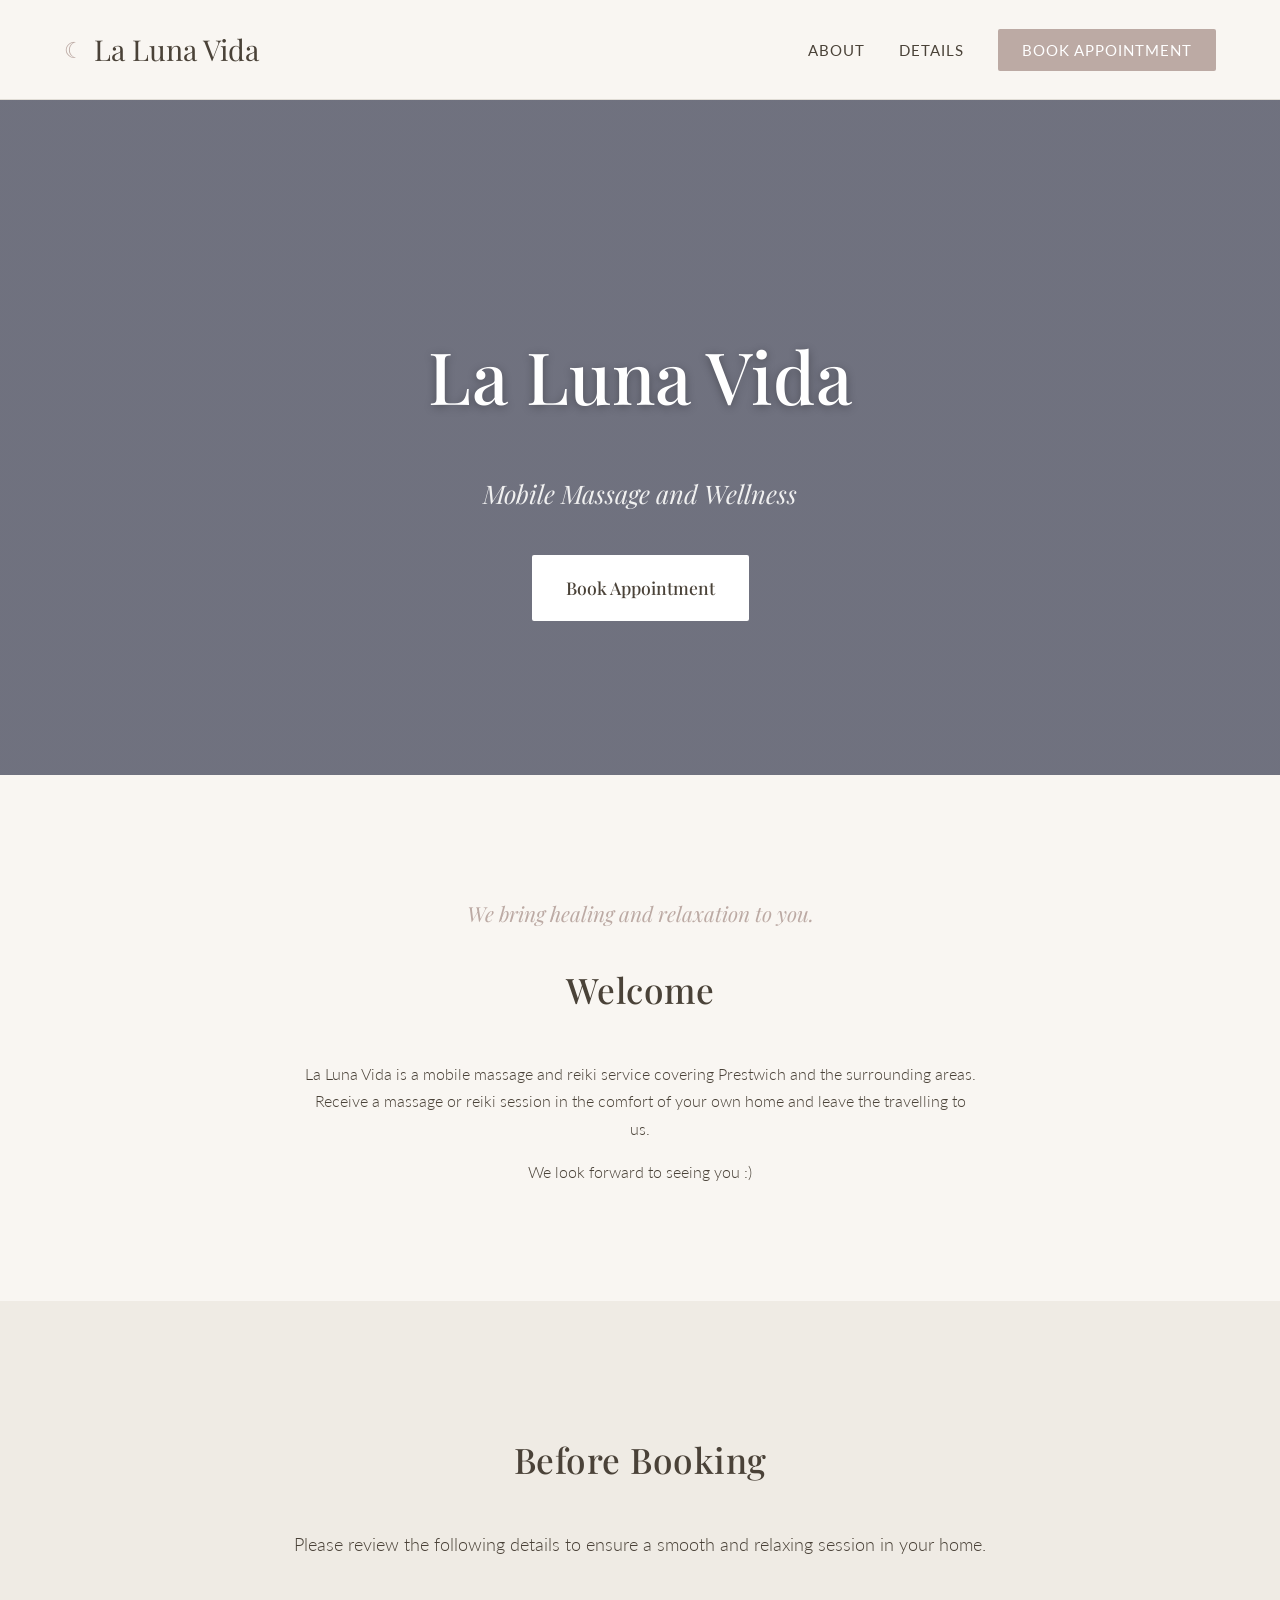
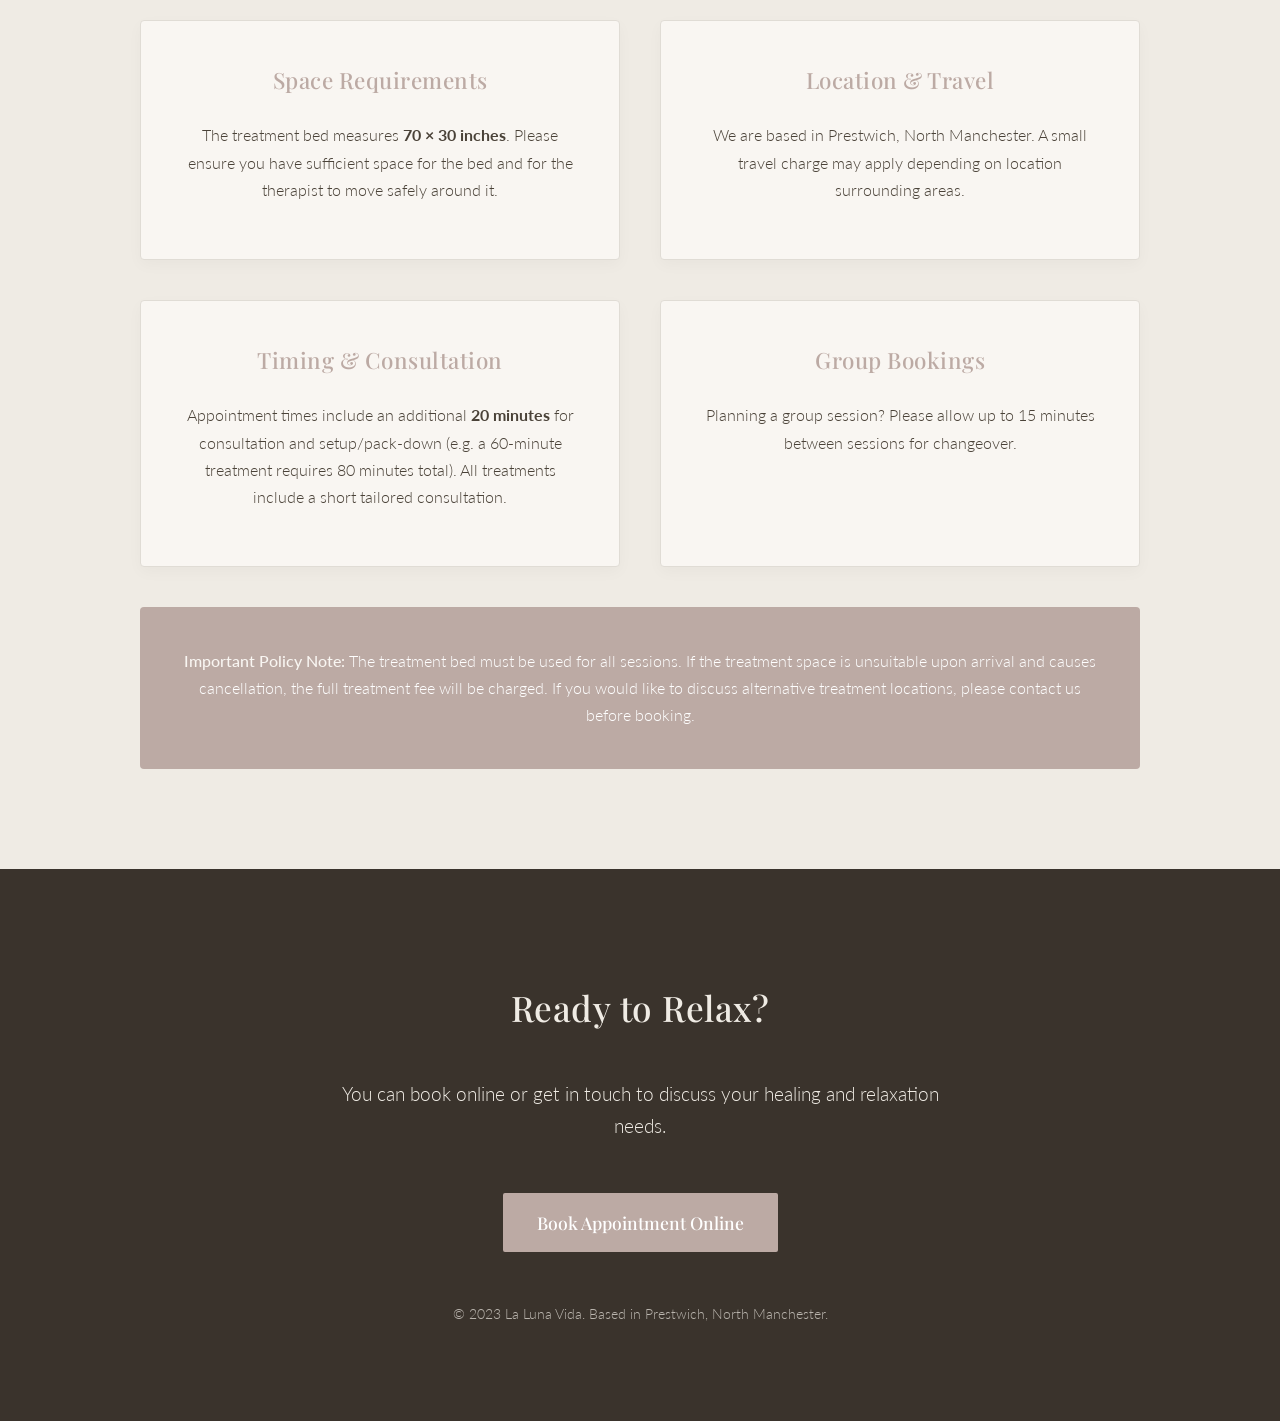
<file: nick-1.html>
<!DOCTYPE html>
<html lang="en">
<head>
<meta charset="UTF-8">
<meta name="viewport" content="width=device-width, initial-scale=1.0"> <!-- Crucial for mobile view -->
<title>La Luna Vida | Mobile Massage & Reiki Prestwich</title>
<!-- Importing Google Fonts for that elegant look -->
<link href="https://fonts.googleapis.com/css2?family=Lato:wght@300;400&family=Playfair+Display:ital,wght@0,400;0,500;1,400&display=swap" rel="stylesheet">

<style>
  /* --- CSS Variables & Global Styles --- */
  :root {
    /* Soft, warm palette based on the reference site */
    --primary-rose: #bcaaa4; /* Dusty Rose/Terracotta */
    --bg-cream: #f9f6f2;     /* Main light background */
    --bg-warm: #efebe4;      /* Slightly darker warm beige for sections */
    --text-dark: #4a4238;    /* Soft charcoal/brown, not harsh black */
    --text-light: #ffffff;
  }

  * {
    box-sizing: border-box; /* Ensures padding doesn't affect width */
  }

  body {
    margin: 0;
    padding: 0;
    font-family: 'Lato', sans-serif;
    background-color: var(--bg-cream);
    color: var(--text-dark);
    line-height: 1.7;
    font-weight: 300;
  }

  h1, h2, h3, h4 {
    font-family: 'Playfair Display', serif;
    font-weight: 500;
    letter-spacing: 0.5px;
    color: var(--text-dark);
  }

  h2 {
      font-size: 2.2rem;
      text-align: center;
      margin-bottom: 40px;
  }

  /* --- Buttons --- */
  /* Standard Site Button (Rose colored) */
  .btn-main {
    background-color: var(--primary-rose);
    color: var(--text-light);
    padding: 16px 32px;
    text-decoration: none;
    font-family: 'Playfair Display', serif;
    font-size: 1.1rem;
    border-radius: 2px;
    transition: all 0.3s ease;
    display: inline-block;
    border: 2px solid var(--primary-rose);
    cursor: pointer;
    font-weight: 500;
  }

  .btn-main:hover {
    background-color: transparent;
    color: var(--primary-rose);
  }

  /* Specific Button for the Dark Hero Section (White for contrast) */
  .btn-hero {
      background-color: #ffffff;
      color: var(--text-dark);
      border-color: #ffffff;
  }
  .btn-hero:hover {
      background-color: transparent;
      color: #ffffff;
  }


  /* --- Header & Navigation --- */
  header {
    background-color: var(--bg-cream);
    padding: 25px 5%;
    display: flex;
    justify-content: space-between;
    align-items: center;
    border-bottom: 1px solid #e0dcd5;
  }

  .logo {
    font-family: 'Playfair Display', serif;
    font-size: 1.8rem;
    color: var(--text-dark);
    display: flex;
    align-items: center;
  }
  
  .logo span { 
      color: var(--primary-rose); 
      margin-right: 10px;
      font-size: 1.4rem;
  }

  nav a {
    color: var(--text-dark);
    text-decoration: none;
    margin-left: 30px;
    font-size: 0.95rem;
    text-transform: uppercase;
    letter-spacing: 1px;
    font-weight: 400;
  }
  
  .nav-book-btn {
      background-color: var(--primary-rose);
      color: white !important;
      padding: 12px 24px;
      border-radius: 2px;
      transition: background-color 0.3s ease;
  }
  .nav-book-btn:hover {
      background-color: #a3938d;
  }

  /* --- Hero Section --- */
  .hero {
    /* UPDATED IMAGE: Back to the deep blue night sky */
    /* UPDATED OVERLAY: Used a darker indigo overlay (rgba(20, 25, 50, 0.6)) to ensure white text pops */
    background-image: linear-gradient(rgba(20, 25, 50, 0.6), rgba(20, 25, 50, 0.6)), url('https://images.unsplash.com/photo-1519823551278-64ac92734fb1?ixlib=rb-4.0.3&ixid=M3wxMjA3fDB8MHxwaG90by1wYWdlfHx8fGVufDB8fHx8fA%3D%3D&auto=format&fit=crop&w=2574&q=80');
    background-size: cover;
    background-position: center center;
    min-height: 75vh; 
    display: flex;
    flex-direction: column;
    justify-content: center;
    align-items: center;
    text-align: center;
    color: #ffffff; /* Ensure text is pure white */
    padding: 20px;
  }

  .hero h1 {
    font-size: 4.5rem;
    margin-bottom: 10px;
    color: #ffffff;
    text-shadow: 0 2px 10px rgba(0,0,0,0.3);
  }
  
  .hero p.subtitle {
      font-size: 1.6rem;
      font-family: 'Playfair Display', serif;
      font-style: italic;
      margin-bottom: 40px;
      color: #f0f0f0;
  }

  /* --- About Section --- */
  .about-section {
    padding: 100px 5%;
    text-align: center;
    max-width: 800px;
    margin: 0 auto;
  }
  
  .about-section p.lead {
      font-size: 1.3rem;
      color: var(--primary-rose);
      font-family: 'Playfair Display', serif;
      font-style: italic;
  }

  /* --- Logistics/Info Section --- */
  .logistics-section {
    background-color: var(--bg-warm);
    padding: 100px 5%;
  }

  .logistics-intro-text {
      text-align: center;
      max-width: 700px;
      margin: 0 auto 60px auto;
      font-size: 1.1rem;
  }

  .grid-container {
    display: grid;
    grid-template-columns: repeat(2, 1fr); /* 2 columns side by side */
    gap: 40px;
    max-width: 1000px;
    margin: 0 auto;
  }

  .info-box {
    background: var(--bg-cream);
    padding: 40px;
    border-radius: 4px;
    border: 1px solid #e0dcd5;
    text-align: center;
    box-shadow: 0 5px 15px rgba(0,0,0,0.03);
  }

  .info-box h3 {
    color: var(--primary-rose);
    margin-top: 0;
    font-size: 1.4rem;
  }

  .highlight-box {
      grid-column: 1 / -1; /* Span across all columns */
      background-color: var(--primary-rose);
      color: var(--text-light);
      padding: 40px;
      text-align: center;
      border-radius: 4px;
  }
  .highlight-box strong {
      color: var(--bg-cream);
      font-weight: 500;
  }

  /* --- Footer --- */
  footer {
    background-color: #3a332c; /* Deeper tone for footer */
    color: var(--bg-warm);
    padding: 80px 5%;
    text-align: center;
  }
  
  footer h2 { color: var(--bg-warm); }
  footer a { color: var(--primary-rose); text-decoration: none;}

  /* =========================================
     MOBILE RESPONSIVE DESIGN (Media Queries)
  ========================================= */
  @media (max-width: 768px) {
    
    /* Header: Stack logo and nav */
    header {
      flex-direction: column;
      padding: 20px;
    }
    
    nav {
      margin-top: 25px;
      display: flex;
      flex-direction: column;
      align-items: center;
      gap: 20px;
      width: 100%;
    }
    
    nav a { margin-left: 0; }
    .nav-book-btn { width: 100%; text-align: center;}

    /* Hero adjustments */
    .hero h1 { font-size: 3rem; }
    .hero p.subtitle { font-size: 1.3rem; }
    .hero { min-height: 60vh; }

    /* Typography sizing for mobile */
    h2 { font-size: 2rem; }
    
    /* Stack the grid */
    .grid-container {
      grid-template-columns: 1fr; /* Single column */
      gap: 25px;
    }
    
    .about-section, .logistics-section {
        padding: 60px 5%;
    }
    
    .info-box { padding: 30px 20px; }
  }

</style>
</head>
<body>

  <!-- Header Navigation -->
  <header>
    <div class="logo">
      <span>☾</span> La Luna Vida
    </div>
    <nav>
      <a href="#about">About</a>
      <a href="#details">Details</a>
      <!-- Added class for specific styling -->
      <a href="#book" class="nav-book-btn">Book Appointment</a>
    </nav>
  </header>

  <!-- Hero Section -->
  <section class="hero">
    <h1>La Luna Vida</h1>
    <p class="subtitle">Mobile Massage and Wellness</p>
    <!-- Using the specific white hero button class for contrast -->
    <a href="#book" class="btn-main btn-hero">Book Appointment</a>
  </section>

  <!-- Introduction Section -->
  <section class="about-section" id="about">
    <p class="lead">We bring healing and relaxation to you.</p>
    <h2>Welcome</h2>
    <p>La Luna Vida is a mobile massage and reiki service covering Prestwich and the surrounding areas. Receive a massage or reiki session in the comfort of your own home and leave the travelling to us.</p>
    <p>We look forward to seeing you :)</p>
  </section>

  <!-- Logistics Section (The "Before booking" copy) -->
  <section class="logistics-section" id="details">
    <h2>Before Booking</h2>
    <p class="logistics-intro-text">Please review the following details to ensure a smooth and relaxing session in your home.</p>

    <div class="grid-container">
      
      <!-- Box 1: Space -->
      <div class="info-box">
        <h3>Space Requirements</h3>
        <p>The treatment bed measures <strong>70 × 30 inches</strong>. Please ensure you have sufficient space for the bed and for the therapist to move safely around it.</p>
      </div>

      <!-- Box 2: Location -->
      <div class="info-box">
        <h3>Location & Travel</h3>
        <p>We are based in Prestwich, North Manchester. A small travel charge may apply depending on location surrounding areas.</p>
      </div>

      <!-- Box 3: Timing -->
      <div class="info-box">
        <h3>Timing & Consultation</h3>
        <p>Appointment times include an additional <strong>20 minutes</strong> for consultation and setup/pack-down (e.g. a 60-minute treatment requires 80 minutes total). All treatments include a short tailored consultation.</p>
      </div>

       <!-- Box 4: Groups -->
      <div class="info-box">
        <h3>Group Bookings</h3>
        <p>Planning a group session? Please allow up to 15 minutes between sessions for changeover.</p>
      </div>

      <!-- Cancellation Policy Highlight -->
      <div class="highlight-box">
        <p style="margin: 0; font-size: 1rem;"><strong>Important Policy Note:</strong> The treatment bed must be used for all sessions. If the treatment space is unsuitable upon arrival and causes cancellation, the full treatment fee will be charged. If you would like to discuss alternative treatment locations, please contact us before booking.</p>
      </div>

    </div>
  </section>

  <!-- Footer / Final CTA -->
  <footer id="book">
    <h2>Ready to Relax?</h2>
    <p style="font-size: 1.2rem; max-width: 600px; margin: 0 auto;">You can book online or get in touch to discuss your healing and relaxation needs.</p>
    <div style="margin: 50px 0;">
        <!-- Standard rose button for the footer -->
        <button class="btn-main">Book Appointment Online</button>
    </div>
    <p style="font-size: 0.9rem; opacity: 0.7;">© 2023 La Luna Vida. Based in Prestwich, North Manchester.</p>
  </footer>

</body>
</html>
</file>
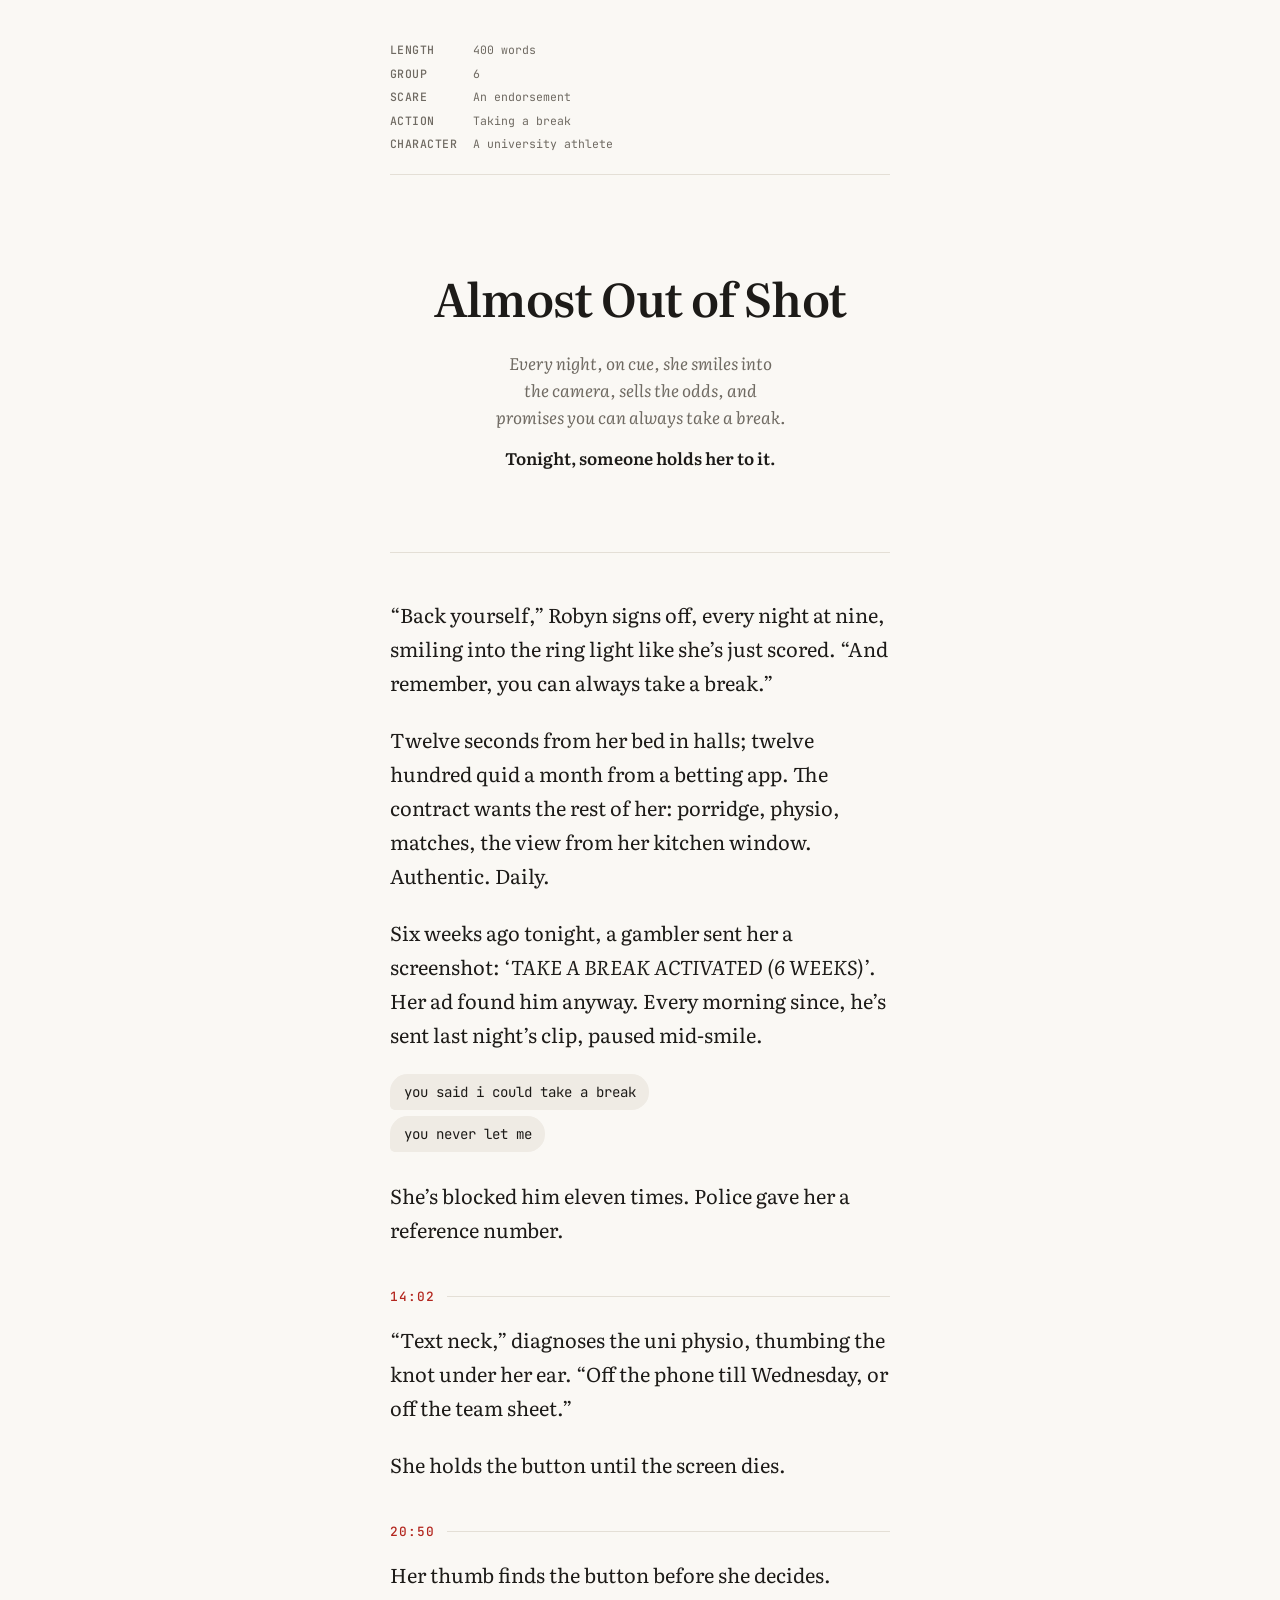
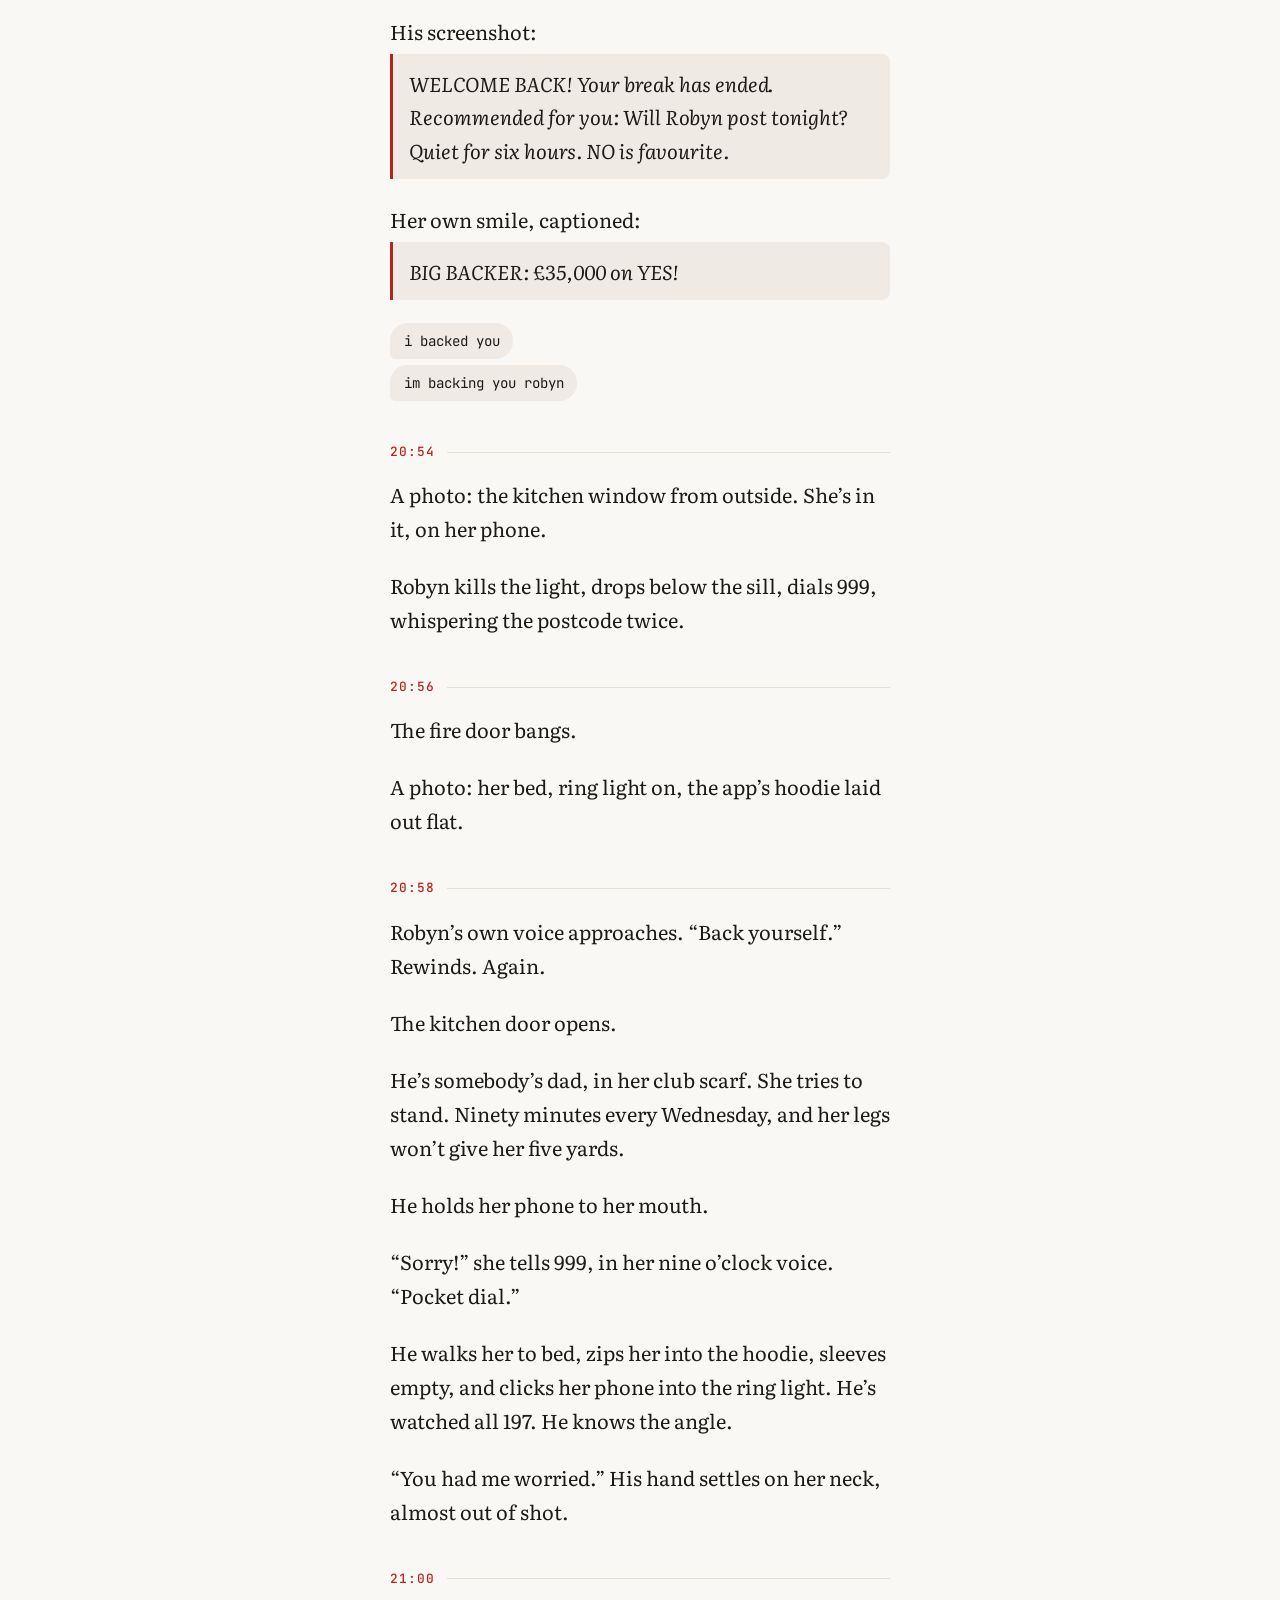
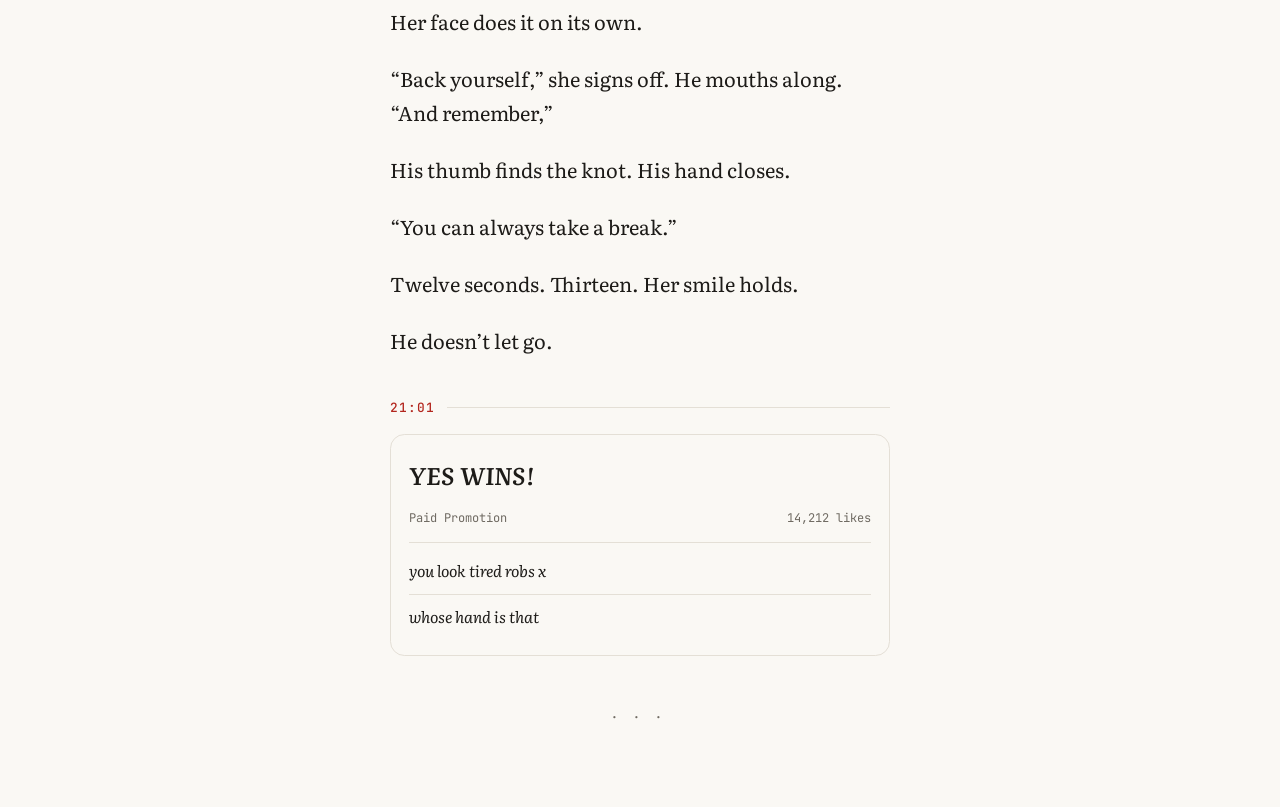
<file: nyc-midnight-scary-2026.html>
<!doctype html>
<html lang="en-GB">
<head>
<meta charset="utf-8">
<meta name="viewport" content="width=device-width, initial-scale=1, viewport-fit=cover">
<title>Almost Out of Shot</title>
<meta name="description" content="Every night, on cue, she smiles into the camera, sells the odds, and promises you can always take a break. Tonight, someone holds her to it.">
<meta property="og:title" content="Almost Out of Shot">
<meta property="og:description" content="Every night, on cue, she smiles into the camera, sells the odds, and promises you can always take a break. Tonight, someone holds her to it.">
<meta name="theme-color" content="#faf8f4" media="(prefers-color-scheme: light)">
<meta name="theme-color" content="#121212" media="(prefers-color-scheme: dark)">
<link rel="preconnect" href="https://fonts.googleapis.com">
<link rel="preconnect" href="https://fonts.gstatic.com" crossorigin>
<link href="https://fonts.googleapis.com/css2?family=Literata:ital,opsz,wght@0,7..72,400;0,7..72,600;1,7..72,400&family=JetBrains+Mono:wght@400;500&display=swap" rel="stylesheet">
<style>
  :root {
    --bg: #faf8f4;
    --text: #1d1b18;
    --muted: #6f6a62;
    --rule: #e4dfd6;
    --accent: #b3261e;
    --bubble: #efebe4;
    --serif: "Literata", Georgia, "Times New Roman", serif;
    --mono: "JetBrains Mono", ui-monospace, "SF Mono", Menlo, monospace;
  }
  @media (prefers-color-scheme: dark) {
    :root {
      --bg: #121212;
      --text: #e8e4dc;
      --muted: #9a948a;
      --rule: #2b2925;
      --accent: #ef6b5f;
      --bubble: #1f1d1a;
    }
  }

  * { box-sizing: border-box; }
  html { -webkit-text-size-adjust: 100%; text-size-adjust: 100%; }
  body {
    margin: 0;
    background: var(--bg);
    color: var(--text);
    font-family: var(--serif);
    font-size: 1.1875rem;          /* 19px */
    line-height: 1.7;
    font-optical-sizing: auto;
    -webkit-font-smoothing: antialiased;
    text-rendering: optimizeLegibility;
  }

  main {
    max-width: 34rem;
    margin: 0 auto;
    padding:
      max(2.5rem, env(safe-area-inset-top))
      max(1.375rem, env(safe-area-inset-right))
      max(4rem, env(safe-area-inset-bottom))
      max(1.375rem, env(safe-area-inset-left));
  }

  /* Brief / metadata */
  .brief {
    font-family: var(--mono);
    font-size: 0.72rem;
    letter-spacing: 0.04em;
    text-transform: uppercase;
    color: var(--muted);
    display: grid;
    grid-template-columns: auto 1fr;
    gap: 0.25rem 1rem;
    margin: 0;
    padding-bottom: 1.25rem;
    border-bottom: 1px solid var(--rule);
  }
  .brief dt { font-weight: 500; }
  .brief dd { margin: 0; text-transform: none; letter-spacing: 0; }

  /* Title block */
  header.title {
    text-align: center;
    padding: 4.5rem 0 4rem;
    border-bottom: 1px solid var(--rule);
    margin-bottom: 2.75rem;
  }
  h1 {
    font-weight: 600;
    font-size: clamp(2.1rem, 9vw, 2.9rem);
    line-height: 1.1;
    letter-spacing: -0.015em;
    margin: 0 0 1.75rem;
    text-wrap: balance;
  }
  .logline {
    font-style: italic;
    color: var(--muted);
    font-size: 1.05rem;
    line-height: 1.6;
    max-width: 24rem;
    margin: 0 auto;
    text-wrap: balance;
  }
  .logline strong {
    display: block;
    margin-top: 0.9rem;
    font-weight: 600;
    font-style: normal;
    color: var(--text);
  }

  /* Story */
  article p { margin: 0 0 1.15em; hanging-punctuation: first; }

  .time {
    font-family: var(--mono);
    font-size: 0.8rem;
    font-weight: 500;
    letter-spacing: 0.08em;
    color: var(--accent);
    margin: 2.5rem 0 0.9rem;
    display: flex;
    align-items: center;
    gap: 0.75rem;
  }
  .time::after {
    content: "";
    flex: 1;
    height: 1px;
    background: var(--rule);
  }

  /* Texts from him */
  .texts {
    margin: 1.4rem 0 1.6rem;
    display: flex;
    flex-direction: column;
    align-items: flex-start;
    gap: 0.35rem;
  }
  .texts span {
    font-family: var(--mono);
    font-size: 0.88rem;
    line-height: 1.45;
    background: var(--bubble);
    padding: 0.5rem 0.85rem;
    border-radius: 1.1rem 1.1rem 1.1rem 0.3rem;
    max-width: 85%;
  }

  /* Screenshots / on-screen text */
  .screen {
    margin: 0.4rem 0 1.4rem;
    padding: 0.85rem 1rem;
    border-left: 3px solid var(--accent);
    background: var(--bubble);
    border-radius: 0 0.5rem 0.5rem 0;
    font-style: italic;
    line-height: 1.55;
  }
  .screen p { margin: 0; }
  .screen p + p { margin-top: 0.15rem; }
  .lead-in { margin-bottom: 0.4rem !important; }

  /* Ending: the post */
  .post {
    margin-top: 1rem;
    border: 1px solid var(--rule);
    border-radius: 0.9rem;
    padding: 1.25rem 1.1rem 1rem;
  }
  .post .result {
    font-weight: 600;
    font-style: italic;
    font-size: 1.5rem;
    letter-spacing: 0.01em;
    margin: 0 0 0.75rem;
  }
  .post .meta {
    font-family: var(--mono);
    font-size: 0.75rem;
    color: var(--muted);
    display: flex;
    justify-content: space-between;
    gap: 1rem;
    padding-bottom: 0.85rem;
    border-bottom: 1px solid var(--rule);
    margin-bottom: 0.4rem;
  }
  .post ul { list-style: none; margin: 0; padding: 0; }
  .post li {
    font-size: 0.98rem;
    font-style: italic;
    padding: 0.55rem 0;
  }
  .post li + li { border-top: 1px solid var(--rule); }

  .end {
    text-align: center;
    color: var(--muted);
    letter-spacing: 0.5em;
    margin-top: 3rem;
    font-size: 0.9rem;
  }

  @media (min-width: 40rem) {
    body { font-size: 1.25rem; }
    header.title { padding: 6rem 0 5rem; }
  }
</style>
</head>
<body>
<main>

  <dl class="brief">
    <dt>Length</dt><dd>400 words</dd>
    <dt>Group</dt><dd>6</dd>
    <dt>Scare</dt><dd>An endorsement</dd>
    <dt>Action</dt><dd>Taking a break</dd>
    <dt>Character</dt><dd>A university athlete</dd>
  </dl>

  <header class="title">
    <h1>Almost Out of Shot</h1>
    <p class="logline">
      Every night, on cue, she smiles into the camera, sells the odds, and promises you can always take a break.
      <strong>Tonight, someone holds her to it.</strong>
    </p>
  </header>

  <article>
    <p>&ldquo;Back yourself,&rdquo; Robyn signs off, every night at nine, smiling into the ring light like she&rsquo;s just scored. &ldquo;And remember, you can always take a break.&rdquo;</p>

    <p>Twelve seconds from her bed in halls; twelve hundred quid a month from a betting app. The contract wants the rest of her: porridge, physio, matches, the view from her kitchen window. Authentic. Daily.</p>

    <p>Six weeks ago tonight, a gambler sent her a screenshot: &lsquo;<em>TAKE A BREAK ACTIVATED (6&nbsp;WEEKS)</em>&rsquo;. Her ad found him anyway. Every morning since, he&rsquo;s sent last night&rsquo;s clip, paused mid-smile.</p>

    <div class="texts">
      <span>you said i could take a break</span>
      <span>you never let me</span>
    </div>

    <p>She&rsquo;s blocked him eleven times. Police gave her a reference number.</p>

    <div class="time">14:02</div>
    <p>&ldquo;Text neck,&rdquo; diagnoses the uni physio, thumbing the knot under her ear. &ldquo;Off the phone till Wednesday, or off the team sheet.&rdquo;</p>
    <p>She holds the button until the screen dies.</p>

    <div class="time">20:50</div>
    <p>Her thumb finds the button before she decides.</p>

    <p class="lead-in">His screenshot:</p>
    <div class="screen">
      <p>WELCOME BACK! Your break has ended.</p>
      <p>Recommended for you: Will Robyn post tonight?</p>
      <p>Quiet for six hours. NO is favourite.</p>
    </div>

    <p class="lead-in">Her own smile, captioned:</p>
    <div class="screen">
      <p>BIG BACKER: &pound;35,000 on YES!</p>
    </div>

    <div class="texts">
      <span>i backed you</span>
      <span>im backing you robyn</span>
    </div>

    <div class="time">20:54</div>
    <p>A photo: the kitchen window from outside. She&rsquo;s in it, on her phone.</p>
    <p>Robyn kills the light, drops below the sill, dials 999, whispering the postcode twice.</p>

    <div class="time">20:56</div>
    <p>The fire door bangs.</p>
    <p>A photo: her bed, ring light on, the app&rsquo;s hoodie laid out flat.</p>

    <div class="time">20:58</div>
    <p>Robyn&rsquo;s own voice approaches. &ldquo;Back yourself.&rdquo; Rewinds. Again.</p>
    <p>The kitchen door opens.</p>
    <p>He&rsquo;s somebody&rsquo;s dad, in her club scarf. She tries to stand. Ninety minutes every Wednesday, and her legs won&rsquo;t give her five yards.</p>
    <p>He holds her phone to her mouth.</p>
    <p>&ldquo;Sorry!&rdquo; she tells 999, in her nine o&rsquo;clock voice. &ldquo;Pocket dial.&rdquo;</p>
    <p>He walks her to bed, zips her into the hoodie, sleeves empty, and clicks her phone into the ring light. He&rsquo;s watched all 197. He knows the angle.</p>
    <p>&ldquo;You had me worried.&rdquo; His hand settles on her neck, almost out of shot.</p>

    <div class="time">21:00</div>
    <p>Her face does it on its own.</p>
    <p>&ldquo;Back yourself,&rdquo; she signs off. He mouths along. &ldquo;And remember,&rdquo;</p>
    <p>His thumb finds the knot. His hand closes.</p>
    <p>&ldquo;You can always take a break.&rdquo;</p>
    <p>Twelve seconds. Thirteen. Her smile holds.</p>
    <p>He doesn&rsquo;t let go.</p>

    <div class="time">21:01</div>
    <div class="post">
      <p class="result">YES WINS!</p>
      <div class="meta"><span>Paid Promotion</span><span>14,212 likes</span></div>
      <ul>
        <li>you look tired robs x</li>
        <li>whose hand is that</li>
      </ul>
    </div>
  </article>

  <p class="end" aria-hidden="true">&middot; &middot; &middot;</p>
</main>
</body>
</html>
</file>
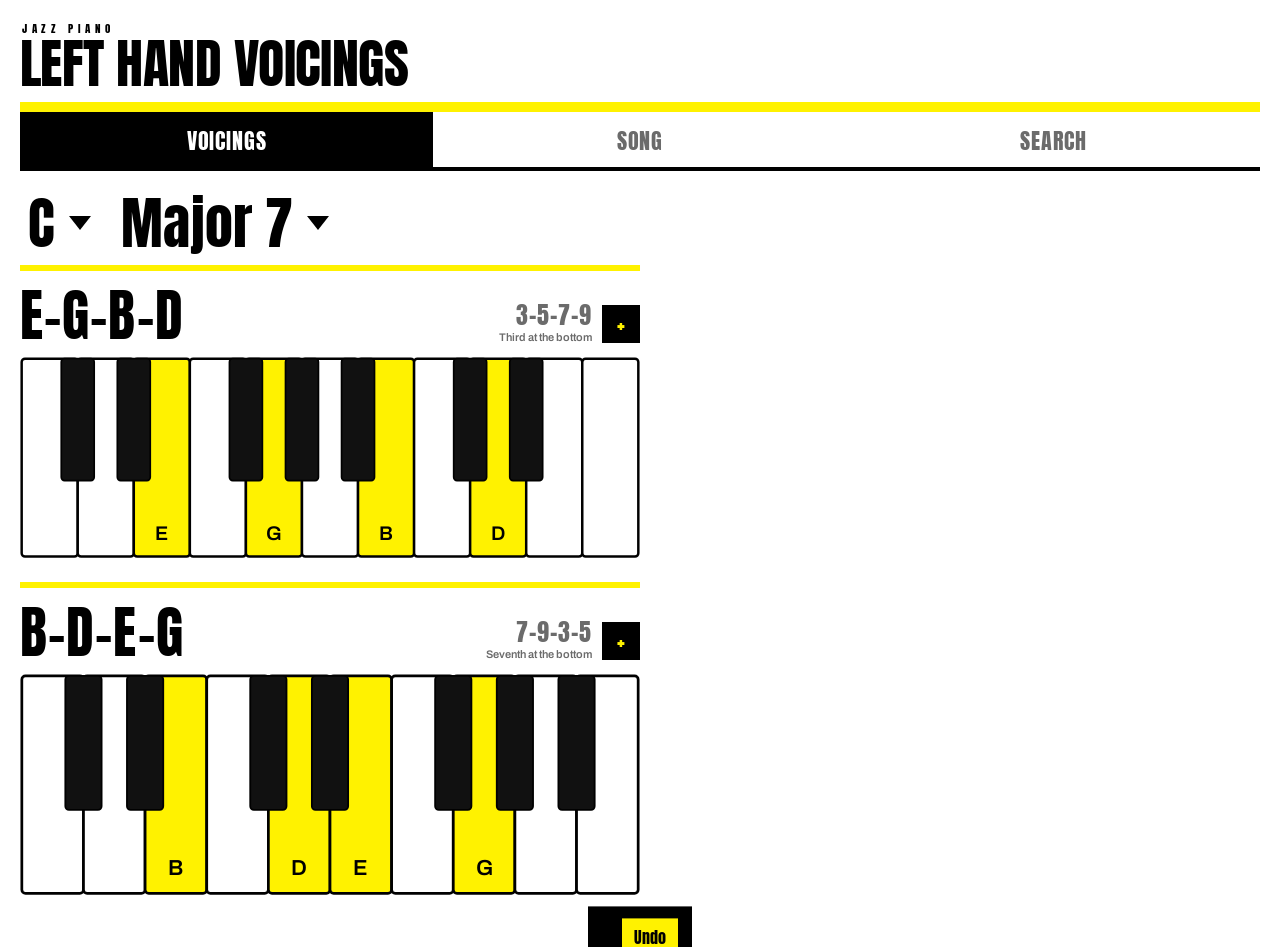
<file: voicings.html>
<!DOCTYPE html>
<html lang="en">
<head>
<meta charset="utf-8">
<meta name="viewport" content="width=device-width, initial-scale=1, viewport-fit=cover">
<title>Left Hand Voicings</title>
<link href="https://fonts.googleapis.com/css2?family=Anton&family=Archivo:wght@400;600;700&display=swap" rel="stylesheet">
<style>
  :root { --ink:#000; --paper:#fff; --yellow:#FFF200; --grey:#6b6b6b; --rule:#dcdcdc; --focus:#0057ff; }
  * { box-sizing: border-box; -webkit-tap-highlight-color: transparent; }
  html, body { margin:0; background:var(--paper); color:var(--ink); font-family:'Archivo',Helvetica,Arial,sans-serif; }
  body { padding: 20px 20px 28px; }
  .anton { font-family:'Anton',Impact,'Arial Narrow',sans-serif; font-weight:400; }

  h1 { font-family:'Anton',Impact,sans-serif; font-weight:400; font-size:clamp(30px,6vw,54px); line-height:.9; letter-spacing:-.01em; margin:0; text-transform:uppercase; }
  .kicker { font-family:'Anton',Impact,sans-serif; letter-spacing:.42em; font-size:11px; margin:0 0 2px 2px; text-transform:uppercase; }
  .band { height:10px; background:var(--yellow); margin:14px 0 0; }

  /* tabs */
  .tabs { display:flex; gap:0; margin:0 0 18px; border-bottom:4px solid var(--ink); }
  .tabs button { flex:1; appearance:none; border:0; background:none; cursor:pointer; font-family:'Anton',Impact,sans-serif; font-size:clamp(16px,3.4vw,22px); padding:12px 6px 10px; color:var(--grey); text-transform:uppercase; letter-spacing:.04em; touch-action:manipulation; }
  .tabs button[aria-selected="true"] { background:var(--ink); color:var(--paper); }
  .tabs button:focus-visible { outline:3px solid var(--focus); outline-offset:-3px; }

  .acc { font-family:'Archivo','Segoe UI Symbol',sans-serif; font-weight:600; font-size:.58em; vertical-align:.38em; margin:0 -.06em 0 -.14em; letter-spacing:0; }

  /* ---- dropdowns ---- */
  .controls { display:flex; gap:8px; margin-bottom:8px; flex-wrap:wrap; }
  .dd { position:relative; }
  .dd-btn { touch-action:manipulation; user-select:none; appearance:none; border:0; background:var(--paper); cursor:pointer; color:var(--ink);
    font-family:'Anton',Impact,sans-serif; font-size:clamp(32px,5.4vw,56px); line-height:1; padding:6px 14px 6px 8px; display:flex; align-items:center; gap:14px; }
  .dd-btn::after { content:''; width:0; height:0; border-left:11px solid transparent; border-right:11px solid transparent; border-top:14px solid var(--ink); transition:transform .12s; }
  .dd-btn:hover, .dd[aria-expanded="true"] .dd-btn { background:var(--ink); color:var(--paper); }
  .dd-btn:hover::after, .dd[aria-expanded="true"] .dd-btn::after { border-top-color:var(--yellow); }
  .dd[aria-expanded="true"] .dd-btn::after { transform:rotate(180deg); }
  .dd-list { position:absolute; top:100%; left:0; z-index:20; margin:0; padding:0; list-style:none;
    background:var(--paper); border:4px solid var(--ink); min-width:100%;
    max-width:calc(100vw - 56px); max-height:calc(100vh - 110px); overflow:auto; -webkit-overflow-scrolling:touch;
    display:none; grid-template-columns:repeat(var(--cols,1),auto); gap:2px; background-color:var(--yellow); }
  .dd[aria-expanded="true"] .dd-list { display:grid; }
  .dd-list li { font-family:'Anton',Impact,sans-serif; font-size:26px; line-height:1; padding:20px 26px 18px 22px; cursor:pointer; white-space:nowrap; background:var(--paper); text-align:center; min-width:64px; touch-action:manipulation; user-select:none; }
  .dd-list li:hover, .dd-list li.focus { background:var(--yellow); }
  .dd-list li[aria-selected="true"] { background:var(--ink); color:var(--paper); }
  .dd-btn:focus-visible { outline:3px solid var(--focus); outline-offset:2px; }
  @media (prefers-reduced-motion: reduce) { .dd-btn::after { transition:none; } }

  /* ---- voicing blocks ---- */
  .layout { max-width:620px; }
  .voicing { padding:16px 0 24px; border-top:6px solid var(--yellow); }
  .vhead { display:flex; align-items:flex-end; justify-content:space-between; gap:12px; margin-bottom:14px; }
  .notes { font-family:'Anton',Impact,sans-serif; font-size:clamp(28px,7.6vw,56px); line-height:1; letter-spacing:.02em; white-space:nowrap; flex:1 1 auto; min-width:0; }
  .vmeta { text-align:right; flex:0 0 auto; display:flex; align-items:flex-end; gap:10px; }
  .formula { font-family:'Anton',Impact,sans-serif; font-size:24px; line-height:1; letter-spacing:.04em; color:var(--grey); white-space:nowrap; }
  .vsub { font-size:11px; color:var(--grey); font-weight:600; white-space:nowrap; margin-top:4px; }
  .addbtn { appearance:none; border:0; background:var(--ink); color:var(--yellow); font-family:'Anton',Impact,sans-serif; font-size:22px; line-height:1;
    width:38px; height:38px; cursor:pointer; touch-action:manipulation; flex:0 0 auto; }
  .addbtn:hover { background:var(--yellow); color:var(--ink); }
  .addbtn:focus-visible { outline:3px solid var(--focus); outline-offset:2px; }
  svg.kbd { width:100%; height:auto; display:block; }
  .kbd .wk { fill:#fff; stroke:#000; stroke-width:1.5; }
  .kbd .bk { fill:#111; stroke:#000; }
  .kbd .wk.on { fill:var(--yellow); }
  .kbd .bk.on { fill:var(--yellow); stroke:#000; }
  .kbd text { font-family:'Archivo',sans-serif; font-weight:600; font-size:12px; text-anchor:middle; }

  /* ---- list views ---- */
  .listbar { display:flex; align-items:baseline; gap:12px; flex-wrap:wrap; margin-bottom:10px; }
  .listbar h2 { font-family:'Anton',Impact,sans-serif; font-weight:400; font-size:clamp(22px,4.6vw,34px); margin:0; text-transform:uppercase; line-height:1; }
  .listbar .count { font-size:12px; color:var(--grey); font-weight:600; }
  .listbar .spacer { flex:1; }
  .txtbtn { appearance:none; border:0; background:none; cursor:pointer; font:inherit; font-weight:700; font-size:12px; text-transform:uppercase; letter-spacing:.06em; color:var(--ink); border-bottom:3px solid var(--yellow); padding:2px 0; touch-action:manipulation; }
  .txtbtn:hover { border-bottom-color:var(--ink); }

  .fitwrap { overflow:hidden; }
  .grid { display:grid; grid-template-columns:repeat(var(--cols,1),minmax(0,1fr)); gap:6px; align-content:start; }
  .card { border:3px solid var(--ink); background:var(--paper); padding:var(--pad,7px) var(--pad,7px) calc(var(--pad,7px) - 2px);
    position:relative; cursor:grab; touch-action:none; user-select:none; }
  .card.dragging { opacity:.35; }
  .card.ghost { position:fixed; width:var(--cw,150px); z-index:60; pointer-events:none; cursor:grabbing; box-shadow:0 8px 22px rgba(0,0,0,.28); opacity:1; }
  .card .sym { font-family:'Anton',Impact,sans-serif; font-size:calc(var(--fs,150px)*.155); line-height:1; padding-right:16px; }
  .card .nts { font-family:'Anton',Impact,sans-serif; font-size:calc(var(--fs,150px)*.125); line-height:1; margin-top:3px; letter-spacing:.01em; white-space:nowrap; overflow:hidden; }
  .card .ab { position:absolute; top:0; right:0; background:var(--ink); color:var(--yellow); font-family:'Anton',Impact,sans-serif; font-size:calc(var(--fs,150px)*.1); line-height:1; padding:3px 5px 2px; }
  .card .rm { position:absolute; bottom:0; right:0; background:var(--yellow); border:0; color:var(--ink); font-family:'Anton',Impact,sans-serif;
    font-size:calc(var(--fs,150px)*.11); line-height:1; padding:3px 6px 2px; cursor:pointer; touch-action:manipulation; }
  .card .rm:hover { background:var(--ink); color:var(--yellow); }
  .card .mk { margin-top:4px; }
  .card .mk svg { max-width:calc(var(--fs,150px)*1.8); }
  .empty { color:var(--grey); font-size:14px; max-width:34em; line-height:1.5; }

  /* ---- search ---- */
  .searchwrap { position:relative; max-width:620px; margin-bottom:14px; }
  #q { width:100%; padding-right:52px !important; font-family:'Anton',Impact,sans-serif; font-size:clamp(22px,4.6vw,34px); line-height:1; padding:10px 8px; border:0; border-bottom:6px solid var(--yellow); background:var(--paper); color:var(--ink); }
  #q::placeholder { color:var(--rule); }
  #q:focus { outline:none; border-bottom-color:var(--ink); }
  #qclear { position:absolute; right:0; top:50%; transform:translateY(-60%); appearance:none; border:0; background:none; cursor:pointer;
    font-family:'Anton',Impact,sans-serif; font-size:clamp(22px,4.6vw,32px); line-height:1; color:var(--grey); padding:6px 10px; touch-action:manipulation; }
  #qclear:hover { color:var(--ink); }
  #qclear:focus-visible { outline:3px solid var(--focus); }
  .ac { position:absolute; top:100%; left:0; right:0; z-index:20; background:var(--yellow); border:4px solid var(--ink); border-top:0; max-height:46vh; overflow:auto; display:none; }
  .ac.open { display:block; }
  .ac div { background:var(--paper); padding:12px 14px; font-weight:600; font-size:15px; cursor:pointer; margin-bottom:2px; touch-action:manipulation; }
  .ac div:last-child { margin-bottom:0; }
  .ac div:hover, .ac div.focus { background:var(--yellow); }

  /* ---- toast ---- */
  #toast { position:fixed; left:50%; bottom:18px; transform:translateX(-50%) translateY(140%); z-index:80;
    background:var(--ink); color:var(--paper); display:flex; align-items:center; gap:16px; padding:12px 14px 12px 18px; transition:transform .18s ease; max-width:calc(100vw - 32px); }
  #toast.show { transform:translateX(-50%) translateY(0); }
  #toast span { font-weight:600; font-size:14px; white-space:nowrap; overflow:hidden; text-overflow:ellipsis; }
  #toast button { appearance:none; border:0; background:var(--yellow); color:var(--ink); font-family:'Anton',Impact,sans-serif; font-size:16px; padding:7px 12px 6px; cursor:pointer; touch-action:manipulation; }
  @media (prefers-reduced-motion: reduce) { #toast { transition:none; } }
  [hidden] { display:none !important; }
</style>
</head>
<body>

<p class="kicker">Jazz piano</p>
<h1>Left hand voicings</h1>
<div class="band"></div>

<div class="tabs" role="tablist">
  <button role="tab" id="tab-build" aria-selected="true" aria-controls="p-build">Voicings</button>
  <button role="tab" id="tab-song" aria-selected="false" aria-controls="p-song">Song</button>
  <button role="tab" id="tab-find" aria-selected="false" aria-controls="p-find">Search</button>
</div>

<!-- BUILD -->
<section id="p-build" role="tabpanel" aria-labelledby="tab-build">
  <div class="layout">
    <div class="controls">
      <div class="dd" id="roots" aria-expanded="false"></div>
      <div class="dd" id="types" aria-expanded="false"></div>
    </div>
    <div id="out"></div>
  </div>
</section>

<!-- SONG -->
<section id="p-song" role="tabpanel" aria-labelledby="tab-song" hidden>
  <div class="listbar">
    <h2>Song</h2>
    <span class="count" id="song-count"></span>
    <span class="spacer"></span>
    <button class="txtbtn" id="song-clear">Clear all</button>
  </div>
  <div class="fitwrap" id="song-fit"><div class="grid" id="song-grid"></div></div>
  <p class="empty" id="song-empty">Nothing here yet. Build a voicing on the Voicings tab and hit <strong>+</strong> to add it.<br><br>Tap a card to flip between Type&nbsp;A and Type&nbsp;B. Drag to reorder. <strong>×</strong> removes it.</p>
</section>

<!-- FIND -->
<section id="p-find" role="tabpanel" aria-labelledby="tab-find" hidden>
  <div class="searchwrap">
    <input id="q" type="text" autocomplete="off" autocapitalize="off" spellcheck="false" placeholder="Search 1,456 standards…" aria-label="Search standards">
    <button id="qclear" type="button" aria-label="Clear search and tune" hidden>×</button>
    <div class="ac" id="ac"></div>
  </div>
  <div class="listbar">
    <h2 id="find-title"></h2>
    <span class="count" id="find-count"></span>
    <span class="spacer"></span>
    <button class="txtbtn" id="find-copy" hidden>Send to Song</button>
  </div>
  <div class="fitwrap" id="find-fit"><div class="grid" id="find-grid"></div></div>
  <p class="empty" id="find-empty">Search for a standard to see its changes as left-hand voicings, in the order they appear.</p>
</section>

<div id="toast" role="status" aria-live="polite"><span id="toast-msg"></span><button id="toast-undo" type="button">Undo</button></div>

<script id="tunedata" type="application/json">{"9.20 Special":"225122510002c2b2a222829282225122510002c2b2a222820002502282225122510002c2b2a2228200","26-2":"50921042a0020152b01270a22182810250921042a0020152b0921042a00250015241a22052b0319210810250921042a0020152b0921042a00250","52nd Street Theme":"00a1218200a1218200a12182008200a1218200a1218200a121820082000250228200a1218200a1218200a12182008200","500 Miles High":"4181b0c342a1635101c24181b0c342a1635101900190","502 Blues":"a110c342a110c3420155b0911263c54042a110c342a110c3420155b0911263c541","A Ballad":"[base64]","A Beautiful Friendship":"00725043a5a122218200725043a5a1222182810250b241a2228200725043a5218200a22282","A Blossom Fell":"b0c60152b01601520152b0c652b0c60152b0b230b001b0b23031b0160152b00152","A Certain Smile":"8102502181025041a2218200a121828102810250218102500152b0a32581b15021810250","A Child Is Born":"b031b031b031a32281228122810252b031b031b0223092b070810252","A Felicidade":"0041c541a221820041c541a2218200c345a181025021a122a1c345a18200520081025021820063c541a22182a12221a1c345a1","A Fine Romance":"00d6213641a121820036218241a2228200d6213641a1218200025063c541a22182002182","A Flower Is A Lovesome Thing":"c2b232921220322010c2b23292122032201033921043a520932092827092c2b232921220322010","A Foggy Day":"50b050b05042a122810250a125a1228102502281025025810250928202500152b032a122820250258102509282020152b0325081508150218102508102","A Ghost Of A Chance":"0012810251b24136218242a221820012810251b2413621820043a52182008200a163c541a221820012810251b24136218200a12182","A Kiss To Build A Dream On":"0021413621a5218221a521820022820021413621a5218221a521820051b2810251b230238201a12221820021413621a5218221a5218200a12182","A Little Tear":"3231103110b53231103110513051c250329253b531921092","A Lovely Way To Spend An Evening":"b08102a1218102500152b08102a1218102500152b032a12181025043a52182020152b08102a1218102500152","A Night In Tunisia":"32213221322143a52132213221322143a521a3258183055043a532213221322143a52132213221322143a52132213221322143a521a3258183055043a532213221322143a5214332218281725043a5","A Nightingale Sang In Berkeley Square":"300181b13290238201913051309112300151b2300151b230a3228041a122c1b6a1228041a122c14151b2300181b13290238201913051309112300151b2300151b2","A Pretty Girl Is Like A Melody":"a2b2a2a122608060802182005280a22202c2b2a2b2a2a122608021820042a1d162c2c142a1322280a122","A Shade Of Jade":"0110304020100110304020107055b183025021b1307010239085011030402010","A Sleepin' Bee":"903290329022107290120252b1423212020552b232359212b101102632903290329022107290120252b1423212020552b2323590100252b2320252b23290c040a0","A Smooth One":"c6b050c6b050c6b050820250c6b050c6b050c6b05082025052b0c6500152b0c650258302c6b050c6b050c6b050820250","A Sound For Sore Ears":"b282c142a0b132905020c0","A Sunday Kind Of Love":"50668102500152b0b150228102502181120250668102500152b0b15022810250325001520152b052b0828102120250668102500152b0b150228102503250","A Taste Of Honey":"2182218221b0a121822182b0a12143a5","A Time For Love":"503250828141a243a5213252828141a243a221a221820042a1a22101c342d16181025043a521828141a243a5218281025002","A Tisket A Tasket":"3090810251b251b230b23090810251b251b23032909130329091810251b23090810251b251b230","A Weaver Of Dreams":"00c345a1810250b241a222218200c345a1810250b24131922182002182","A Wonderful Day Like Today":"3051b251b28102905251b23051b251b281029051b2305166829092a63051b2303290a325810252b23051b251b281029082015251b230b2","Ablution":"51b132901082000151b232902280a1258061c2400251b13290107201c6b1a09005","Ac-Cent-Tchu-Ate The Positive":"508102508102500250810250810250025052b081025002502582025081025081025002","Across The Alley From The Alamo":"50028102500281025052b05052b0b150a22182025002810250","Adam's Apple":"9272929112b13292","Affirmation":"41c141c1a1228042a241c141c1a12280026152413220b0a241c141c1","African Flower":"31917131b331917131b13170c270729291713121b231","African Queen, The":"011201120112011201120112011201120112011201120112011292820112011201120112","Afro Blue":"511202511202513010305130103051","Afro Centric":"1001109070517051708300","After You":"008500820042a1222185008500820042a1228025810250055051b22385008500a2215141a1228200","After You've Gone":"303192b021820252b051b2303192b021820182013192b0a1228146b0820152b051b2","Afternoon In Paris":"000152b0b132902182002182000152b0b13290218200218200a22182002182000152b0b132902182002182","Again":"8041a122c142a122c145a325c245a1228041a122c142a122c145a32580218200528021820052c145a1228041a122c142a122c145a32580","Agua De Beber":"2142a22142a221b02142a22142a221b02145a2218281025042322116524245a2212582812125828121a22142a22142a221b021","Ahmid-6":"21d121d141a28050412100c2b0a32563c543a5214151b2329092102385015251b283025161810161c241a221d121d161c241a2a12280b230c2408200921042a00250415041","Ain't Misbehavin'":"00a221820002505100a2218242a2228200a221820002505100a2218200510042a15222a28042a12280a2228200a221820002505100a2218200a12182","Ain't She Sweet":"304651b2304651b230820252b230b2304651b2304651b230820252b232923032923051b2304651c2304651b230820252b230","Airegin":"51025152b152b110218200d162c00152b0b13290830551025152b152b11021820352b132908305","Airmail Special":"00a1218241a221820002506600a1218241a22182000250660006c6b6928200a1218241a221820002506600","Aisha":"[base64]","Alexander's Ragtime Band":"50820250b0508202810250820250b05052b0c6500250","Alfie":"b052b021820121810152b652b052b021820121810152b6a1b102a102a1b102525052b0524332218143322181020152b652c601c6b0","Alfie's Theme":"b18370b1830355b18346b1830352b18370b1830355b18346b1830352b1927255b1927255b1927255b1927255b18370b1830355b18346b1830352b1","Alice In Wonderland":"21820050c345a132218241a1218241a221820050c345a132218241a1218200228241a12182005063c541a221a22182","All About Ronnie":"32b052b0015255b052b030238501820143a5015232b052b0015255a3223092b0850252b00252","All Alone":"500250025043a521a042a081020152b08202500152b0325002508102","All At Once You Love Her":"502181028102565002502181028102a221b0502182025021810281020152b0810250b25002508102","All Blues":"82028222322282","All By Myself":"00228241a221820063c242a122218200228242506600a2228200a12182","All God's Chillun Got Rhythm":"50218102a122810250218102a325c342a122810250a221820250218102a122810250218102a325c342a12281023222810250","All My Tomorrows":"a1a325c1b6a1c145a125c145a10152c1b6a1c145a1252182000152c14263c541a122c245a1c142a10152c1b6a1c145a125c145a1012280c145","All Of A Sudden My Heart Sings":"00820002505100508200a1415041a1215100a1228200510082","All Of Me":"0042a22142a12221820042a221505141a2218200362182","All Of You":"913053b2913053b2307651b23022120251b2913053b29130810290a325810251b230","All Or Nothing At All":"a1b2812136211200c345a1b2812136211200b13290b13290b132b132b18305511202c345a1b2812142a1510045","All The Things You Are":"51b13290102182000151b23090a12280a1228063c5400251b13290101101c6b132908305","All The Way":"30850152b25111b230b13290b2850190b2c60191b230850152b25111b230b13290b2850191301205a3b2830551b230b2","All Through The Day":"50810250810250828102508102508102502182025052810281028182810290b1329081025021810250b15002","All Through The Night":"5043a521120155b0b13590a3258305502581055043a521120155b0b135904042b33590830551238305319210830551238583055043a521120155b0b132a122810550228105","All Too Soon":"00a12182000250b241a2218241a2218200a12182000250b241a2218200b20082008202810250c2b2a5228200a12182000250b241a2218200a12182","Almost Like Being In Love":"1032900152b1329031921032900152b1329081025051b281021032900152b1c690c6b132903192","Alone Together":"2143a52143a521a32581c14281025043a520a3258183055043a52143a52143a521c3b2a52143a5","Alone Too Long":"8096a122a122a1228041a1228096a122a122a1228063c54102c241a2a1228096a122a122a1228041a122","Along Came Betty":"b1c142b1c142a092807261810261810250a521820152a3258143a551b2b1c142b1c1420352b33290c142","Always":"508102500250a061c142a20250524232228132508281025002","Always And Forever":"a121a121a12141508242a190006350302282005140a1214151b230b01001905181a32280c342a12141508242a19000635030225000510051a1214151b230b01001905181a32280c342a12141508242a1900063503022500051005196a1","Am I Blue?":"50a1228102522282025022810250a1228102522282025045a1c342c342a122810250a122810252228202508102","Among My Souvenirs":"300551b251b23092817251b2300551b251b23092817251b230329051b2300151b2820152b2300551b251b23092817251b230","Ana Maria":"80308230107091b08102200290b0908530853080823042322052b191b08102b0a151b212c1312052b191b08102b0a1514185308530","And On The Third Day":"22002242204272734222002242204272734222002242204272734222","And The Angels Sing":"3051b23032510252b2300151b23051b23032510252b230b230b132b1323632b132b132b132b132b132b1323632b13290510252b2300151b23051b23032510252b2300151b23051b28202c601515312300151b2","And What If I Don't":"32b2320132925132b23201329251b232820252b232b23201329251","Angel Eyes":"012212019201a3238501221201a29285012212019201a3238501221201a2928501b1329052b13290a12280d1622182012212019201a3238501221201a2928501","Anthropology":"b08201522182015251b2329221820152b08201522182015251b232920152b022820252b08201522182015251b232920152b0","Anything Goes":"019001108202518201802282000250b200a12182000250b20061c240d561c242c241a2218200025041218200a12182","April":"80023222c345a1908001d6b0c6015221a1228061c240322280023222c345a19080","April In Paris":"8500238500810250c342a163c5c14243a563560036238500c342a163c5402182850043a522238200","April Joy":"b0a1b0a0b0a1b0a12021b0a1b050b0a1b050b043a522","April Skies":"80a1c1028102810222c145a122800152b021120152b0a1228061c240a122","Aren't You Glad You're You":"50b0c6025002502282000250b0c6a042a0c142a061c142a0020152b0b1329081025021810250b0c60250025022810250","Armageddon":"4232127052b14232127052b172b172b172b17232423272b191123272b172b1c2b172b17232423272b191123272b172b1c24232127052b14232127052b172b172b172b17232423272b191123272b172b172b172b1c2","Armando's Rhumba":"01258201258201055125819625b2b53082","As Long As I Live":"5043a522828102502181025043a52282810250b2500152b0b13250a2218281025043a52282810250b25002","As Time Goes By":"51b251b230b230526651b23051810551b251b230b230526651b230b132900551660152510551b20251b251b230b2305266810551b23005","Ask Me Now":"810261c251b241a23192c2b2322210323192c2b2a292810261c251b241a23192c2b23222103231921031921031221032319272810261c251b241a23192c2b232221032319210","At Last":"00a1218200a1218241a2218200a1928200a1218200a1218241a22182005100a1218200a163c541a1228045a125218200a1218200a1218241a2218200a12182","At Long Last Love":"00a1218200a12182002141a52141a22141a221822182008200a1218200218202810250b241a22182002182","Au Privave":"52b2520152b2c652a122810252228102","Autumn In New York":"81a1b0025081a12581a1b002a32581b1329032908501a3238500a12281a1b0025081a1221201213152b191830251055131921092101281a1b1055125","Autumn Leaves":"0152b030a322810152b030a32281a322810152b030a32281725142a32281","Autumn Nocturne":"00a52185a1225100222182b2a2228200a52185a122510022b2a222820063c240524052405240a12280928092803222218200a52185a1635141a22282001221124132901200","Avalon":"0152b0820152b02182013192b0820152b0","Ba-lue Bolivar Ba-lues-are":"b232b232923283050152b2","Baby, Won't You Please Come Home":"80c242a2c241a22280c24202c200d68042a222802280c242a2c241a22280c24202c200d68042a22280c242a22280","Background Music":"90830252b1830251b2b13290830252b11011720152b13290","Backstage Sally":"5122820231920152b192827251b2319225820252b23283025122820251921072","Backward Step, The":"8232823282423222322232","Bags and Trane":"0151015101928201","Bags' Groove":"52b252b252a122810252228102","Balance, The":"814151814151a3255143a221102110","Ballad For Very Tired And Very Sad Lotus Eaters":"b3359690b132312210b242b196b132b3359690b132312210b242b1963192105170a6918661c24091a00640c3b132b3359690b132319510b242b1329032","Ballade":"5043a522828102502181025043a522828102500152b0b1325043a22182812281025043a52282810250","Baltimore Oriole":"810201812185015292810201a3228102a33225a325810201812185015292810201a3228102a3322581433281433281a325","Barbados":"508102508102508102500152b250a1228102508102508102500152b250a122810250810252b252b2c652a122810252228102","Barbara":"b595b53291157051b2810551b595b53291157051b2810561c251b23010c0103010c010","Bark For Barksdale":"50810250b2820250810250b2820250b00152b0320252b00250810250b2820250810250b2820250810250b2820250b00152b0320252b00250810250b2c3b1a292820250","Basin Street Blues":"b001d6b001d6b0110152b0110152b0b23031b052b001d6b001d6b0110152b0110152b0b23031b052b022820252b0d60152b022820252b030b052","Bat, The":"[base64]","Baubles, Bangles and Beads":"b1320151b13290218241a121820061c240b1320152b1320152b1327252b13290","Be Careful It's My Heart":"810281025081965081028102508196504232228302503192828102810281025081965081028102a12281325021828102508102","Be My Love":"828063c541d302c14526a1b6c141a2a122828063c541d302c14526a1b6c141a1225242a12280","Be-Bop":"518351b1518305518351b1518302518351b1518305518351b151830251b2303192108305518351b1518305518351b151830251","Bean And The Boys":"90830551b2c39051b2329010269051b13290830551b2c39051b232901026908305518305518305120551830551b2b132908305516610113290b13290b132","Beatrice":"5070503021302101b1a1b043a52181705170","Beautiful Love":"43a52181025043a52181b2a5218243a543a52181025043a52181b2a521c2b2a521","Beauty And The Beast":"5242a1c242a1810251319210025242a1c242a181025131921002c142a122830252","Begin The Beguine":"00d62182218200d621822182000152b0b13290a68092809221820002218223218200825041a2218200825041a22123218200","Bein' Green":"b0a22382850152b0907052b0a22382850152b09010b081020152b0a22382850152b00152","Bellarosa":"30025166810251b230911251b2810251b2810251b2300251b230911251b2810251b2810251b230b1a29012810251b230a1229112810251b230911251b2810251b2810251b2300251b2","Bemsha Swing":"00a292120032221200a2921200b29272502212725092821200a292120010","Benny's Tune":"7110711071107110c0b15092307210c2837110c0a0c271107110711071107110711071107110c0b15092307210c2837110c0a0c2711071107110403220","Bernie's Tune":"21b243a52143a521b243a5210152b0810152b0810152b0810152b043a521b243a521","Besame Mucho":"21812543a521a3258121c345a521812143a52125812142b5a521812543a521a3258121c345a521","Bess You Is My Woman":"[base64]","Bessie's Blues":"3292329232b29232b2","Best Is Yet To Come (Page 1), The":"909290929052b1329023820002000200a221822182002136002182218200b13290929052b232908505","Best Is Yet To Come (Page 2), The":"511251125112513292221235928505511251125112b23151709210314610315170921042a0a2a062c242a0","Best Thing For You Is Me, The":"61c241a2218200a1218241a2218261c241a2218200a1218200b13290b1324651218261c241a2218200a1635100a2218200","Best Things In Life Are Free, The":"003621822182218200d62182810250a12221820041a2218200","Better Days Ahead":"40c0802092804161c1a12291157053b5319291157002c0b1311103106020402060204080319291158040c0802092804161c1a12291157053b5319291157002c0b1311103106020402060206020402060204020608031929115b132c142b132911580","Better Git It In Your Soul":"52b252b252b2810252028102520252b252b252b2a122810252b252b252b28102520252","Better Than Anything":"200020002000c1b2a122805080502000200092826252423020002000","Between The Devil And The Deep Blue Sea":"5081025081020152b032810250025081025081020152b03281025042a061c142a061c14200a1519282025081025081020152b03281025002","Bewitched":"00a121820002506600a12182a2218200a121820002506600a12181025043a521a1218221824136218200a121820002506600a1218200a12182","Beyond The Blue Horizon":"b092b0820131b082020152b092b026820131b0810152b00152","Beyond The Sea":"502181025021810250a221025021b022810221b08202502181025021810250a221025021b022810221b081025042a061c142a061c142a0218200a1218200a12182008102502181025021810250a221025021b022810221b2810250","Bidin' My Time":"300251b2300251b251913051b23082008200218200b230b230015251b2300251b2300251b2519130b230","Big Nick":"8041a1228041a122808200d68042a122","Big Push, The":"72927292725251b251b23152c0b0a0907030401072927292725251b251b23152c0b0a0907030401072927292725251b251b23152","Bill Bailey, Won't You Please Come Home":"8096a12280a12280218200d68042a22280a122","Bill's Hit Tune":"238501902385010251b2309023820050c345a163c541d365c193d5606231238501902385010251b2309023820041a521238501","Billie's Bounce":"52b2520152b2c652a122810252228102","Billy Boy":"00a2218241a22182005241a22182218243a5218241a2218200a2218241a22182005241a22182218243a52182008102505100c345a122218200a2218241a22182005241a22182218243a52182002182","Birk's Works":"518305510355b1519112830551","Birth Of The Blues, The":"00d62182004250668221820036211200d621820042506682218200520042a222211200d621820042506682218200362182","Black And Blue":"a121a1221200a2218200c345a121a1221200a221820052009200214100920052c345a121a1221200a22182005200","Black And Tan Fantasy":"b131b155b131b172b02116303121820152b0800252b232921272b02116303121820152b0","Black Butterfly":"8102504332223222827252b23222120250668102504332223222827252b2322212025066a322820252b21050b150a243a221b0810250523225820252c6a122810250","Black Coffee":"021202120212021252021202a5218202120212021202120212021252021202a521820212027251b201238200319210b131922185021202120212021252021202a5218202120212","Black Narcissus":"91b191b191b191c061916191619161a03050b0003050b08090b000","Black Nile":"5170315121b23043a52132210152b0a221322132210152b08102a292810251b230810251b230a52132210152b0a22132","Blackberry Winter":"50a12181025081a1b0a12181025021810250a12181025081a1b0a121810250b050015221810152b0a1c345a122810250a12181025081a1b0a1218102508102","Blame It On My Youth":"30518101514651b2514651b28151b2303290b2810151b23023820151b230518101514651b2514651b28151b2b13290b28101511202514651b2300151b2","Blood Count":"52b232b13221a12252b232b1a220a1228081025042a2b2c20252b232b13220a122800261c142a25040302050403020504030","Bloomdido":"b20152b23231b2d10152b20152","Blue (And Broken Hearted)":"b0162282013152b0160152b01622820192b0820352b0","Blue And Sentimental":"3012027252b252b2810251b23012027252b252b232b13290a630b23290a6300251b23012027252b252b23222120252b23051b2","Blue Bossa":"01512385013192102385012385","Blue Champagne":"5096810250211202509681025081025096810250211202509681025043a521825081025043a2218250821202509681025021120250968102508102","Blue Daniel":"2002c142c142c1428102200241a22002c142c142c1428102200241a22002c142a220","Blue In Green":"81a221120152b0a22142a12181a221120152b0a22142a12181a221","Blue Lou":"03520352b030015203520352b0300252b05066810250668102015203520352b0300252b0","Blue Monk":"b232b232b252b2","Blue Moon":"300151b2300151b21202c2b2300151b2300151b2300151b21202c2b23092830551b2300151b230a2911270b05251b2300151b2300151b21202c2b2300151b2","Blue Room, The":"50218102a12181020152b0322182810250218102a12181020152b0325096810250810250b2a1968143a22182810250218102a12181020152b032509681025002","Blue Silver":"4131531253b5d162c0537292b231b3359153b531a12580537292b24131531253b5d162c0537292b231","Blue Skies":"a100a2218200c345a100a221820051005100820051005100c345a100a2218200c345","Blue Sphere":"b232b232b252b2","Blue Turning Grey Over You":"b043a223820252b0c60152b043a223820252b031b051b2300352b0b23082010250560152b043a223820252b031b052","Blueberry Hill":"9030b230329030b2309130b2300151b230b2302581a32280b2329030b2301230","Bluehawk":"b232b232b252b2","Blues Connotation":"b232b232b20152b252","Blues Five Spot":"b232b23292b252b2","Blues For Alice":"5043a521820152b2b132a12291128102a1218102","Blues For Wood":"51125112b0830251","Blues In The Closet":"921292b13292","Blues In The Night":"8202820282223222820282028202822232228202820252b232b2a22212220252b232b2a2c142a1228202820282223222820282a21202322280","Blues March":"b232b2329212728392a2b20352b21272c2b232b2329212728392a2b20352b21272c2b232b232423246b23221820152b2820152b232b232423246b23221820152b2820152b232b2329212728392a2b20352b21272c2b21272c2","Bluesette":"b0a325810251b230319210d162c0015221820152","Body And Soul":"31b2319210725146310355b13192107253b231b2319210725146310355b131921041a2204120810261c141a22021824136218202c2b231b2319210725146310355b13192107253b2","Bohemia After Dark":"81a32581a325a325812581a32581a325a3258102a32581a32581a325a32581","Bolivia":"8230a220958062c100c193810250c5b0a282","Boo Boo's Birthday":"00c24552423222101200c24552423222101281127250005000","Booker's Waltz":"903283055112b21290c2b13290a2","Boplicity":"81508102500152b081025081508102500152b0810250015201c2b0b132b1a29091810281508102500152b0810250","Born To Be Blue":"021202725232908201120152512223820212027252329082011201525192820091129112911270d162c09151b23023820212027252329082011201525192820012","Bossa Antigua":"b1320151b1320152b1320151b1218200a1218241a121820152b1320151b13290","Boulevard Of Broken Dreams, The":"21432143a243a2218121a221432143a243a221812122a3258102810250a221432143a243a2218121a2","Bouncin' With Bud":"b0c2b0c2b00121312182012281d60152b052b00121312182012281d60152b02281a32282620152b00121312182012281d60152b022812281c601850152b0","Bourbon Street Parade":"90329010269052b23290","Boy Next Door, The":"b0820152b081020152b08143a521120152b0820152b08102b0027252b0","Boy, What A Night":"b232b25232b2","Brake's Sake":"222000252220002522200025222000258202129262c232922220002500258092809280","Brazil (Aquarela Do Brasil)":"202120c241a241a241a241a22041a22041a22041a22041a220221202c5410261c14241a22041a22041a22041a2","Brazilian Like":"b1128676b10555b182020152701031100555b1b53192221082720255b1","Brazilian Suite":"91319131913191319140311135221200c2b532913591c253b241a220319210b1319210b130329130311135913191319140311135221200c2b532913591c253b241a220319210b1319210b1303291303111359131913110","Breeze And I, The":"301130b230113051300151b2300551300151b230b230b2","Bright Boy":"3041a2909112810251b230423041a2909112810251b230a1228081025051b23041a2909112810251b23041a2909112810251b230423041a2909112810251b230a1228081025051b23041a2909112810251b230","Bright Mississippi":"52b23290830252b2510551059052b13290","Bright Size Life":"80b020b080b02080208050a22080b0208020","Brilliant Corners":"b012b0127252b022127252b0927252b022127252b0a122218272c24241a292827252b022127252b0927252b022127252b0","Broadway":"b0320152b0820152b0320152b051b2303192100152b0320152b0","Brother Can You Spare A Dime":"01510151b230228501510151b2308501518501820252b230a2908201b132928201510151b23001238201510151b2300102830583025201520152928501820252b230a2908201b132928201","Brotherhood Of Man":"32810252b23292a6300251b2320251b2","Bud Powell":"[base64]","Budo":"900152b132909212260352b132900152b132909212260352b13290820161c2b001218211720152c142b132900152b132909212260352b13290","Bunko":"50668105a12281025052b0c650820250668105a12281025052b0c6508202500152b0b13290810250668105a12281025052b0c650820250","But Beautiful":"80c345a1d36580c345a222c141a1228041a2a12280c345a1d36580c345a222c141a163c24152c142a1228041a122","But Not For Me":"52b23092810252b230b1329012300151b252b23092810252b230b13290123092810251b230","Butch And Butch":"d301c142a1d365c110228096a1b6c180218200d1620152c1422280b2a2928096a1b6c180218200d1620152c1422280b2a292","Butterfly":"51a151a151a151a151a1512151a15121b2a290b232920251a151a151a151a1512151a15121b2a290b2329251b2a0","Butterfly Dreams":"c09171c2a12290c5009050413120c0009050413120c05111","By Myself":"43a543a50152b03281025043a543a50152b032810250c345a3258102a121810250","Bye Bye Baby":"b052b0820152b0810252b02282b2308201524652b0c60152b052b0820152b081a122817651b23046b0810152b00152","Bye Bye Blackbird":"50810250810250a3258102812281028102505242322581120250810250a3258102508102","Bye Bye Blues":"009200a2228200062182009200a22282009200","Bye-Ya":"12901290729042c210203012901290729042c2102030a090c142b132a12212901290729042c2102030","C-Jam Blues":"0252028202","C.T.A.":"b2927252b2927252b082015221820152b2927252b2927252b0820152b052b022820252b2927252b2927252b0820152b052b0","C'est Si Bon":"0152b03221820152b03222850152b03221820152b0911270319112708102015221110152b032218201522385013121820152b00152","Cabaret":"30b230b230b13290a6810251b2810251b230b230b230b13290a6810251b23091300152b230b230b230b13290a6810251b23051b2","Cabin in the Sky":"8096a1b6c3b2a1a6c1b2a19280a38000615241d361c24041a22200c1a18096a1b6c3b2a19280","Call Me":"8081025051b23001300130018081025051b230013001300180a122a1228002c142a122a122c142a1228081025051b230013001300180","Call Me Irresponsible":"5066819650a2228102a322218281025066819650a2228102a3228102a2258102508102","Can't Help Lovin' Dat Man":"300151b230b13290128101c2b2304651b2300151b230b13290128101c2b23046b13290a63052308251b2300151b230b13290128101c2b23051b2","Can't We Be Friends":"52b230c201817151b2304652b230c201817151b230b13292a630b132a122810252b230c201817151b23046","Candy":"303121160152b051b2303121160152b032b0a122218281020152b2303121160152b032b0","Cantaloupe Island":"51122151","Captain Marvel":"41c161b1830510700152b030b0120152668190213043302112018150305081503050815030508150308151215041c161b1830510700152b030b01201526681902130433021120181503050813041015081","Caravan":"0551055152b232908212","Caribbean Fire Dance":"a2815040b0103040b0815040b0128242a2","Catch Me":"21a221a221a32581025043a521a221","Celia":"b0c2b0c2b0c2b0c2b003213192211101c2b00352b003213192211101c2b0a32581020352b003213192211101c2b0303192218201c2b00152","Central Park West":"c041a220b13290810250d162c041a220d162c0d1c0d162","Ceora":"90b1329031921021820152b132015221820152b13290b1329031921021820152b1320352b13290b132","Chameleon":"b132b132b132b132b132b132b132b132b132b132","Chan's Song (Never Said)":"7020b0820032901215705221b28201b13290123230011232300112157020b0820032901215705221b28201b132901232300112323001121530","Change Of Heart":"4020d100b0a0c24020d100b0a0c2a0c0a0c0406140a0c24092d1c142a0c24020d100b0a0c240","Change Partners":"50968102b1325096810281025022810250968102b13250968102810250b13290b13290810250968102b132504232258102508102","Chant":"01c6b15092855130228592238501c6b150928551302285018501b2a32581830551238501a3258501c6b150928551302285018501","Charleston":"b022820252b0160152b022824621a22052b022820252b0160152b23231b0810152b00152","Chase, The":"b032b031920152b032b031920152b051b251b28101810191129112810161c2b032b031920152b0","Chasin' The Trane":"52b252b252a122810252","Cheek To Cheek":"00d6218200d6218200213641b2a22282214152b2a2218241a2218200d6218200d6218200213641b2a22282214152b2a2218200218200a2218200a2218200a2218200013192238296a12182","Cheers":"b032b07221820152b0050152b032b07221820152b051b2300252b032b07221820152b00152","Cheese Cake":"0123820151830251238251b2319223820123850123820151830251238251b23192238201810251b231922385","Cheetah":"[base64]","Chega De Saudade (No More Blues)":"81a521c630a22132214543a52143a221c342a1b043a5214543a5212581a52145a52141a220c241a226206156414243a220c14262c1b1a122808161c242a261c242a220a2","Chelsea Bridge":"b191b191b231921002c2b191b191b231921002c261c240d161c2c142a0a1228081021202c2b191b191b231921002c2","Cherokee":"b051b23092b00201850152b051b23092b0020152b0d162c0c142a0a1228081020152","Cheryl":"022182028102520243a22382025066028202","Chicago":"002141a2218221a2218200362182002141a222a521822182b2a29282002141a2218221a2c345a192817250b241a2218200a22182","Chicken, The":"b232b232b232b232b232b232b232b232b232228202b232b232b232b232","Children Of The Night":"01900190403192100152b090817251b230218200330352b111724032","Chucho":"2143a52143a52143a52143a52143a521228143a521110152b243a521a2","Close Enough For Love":"5122820551b2329210b1820252b2329210828302512285055122820551b2329210b1820252b2329210828302510155b14232359051238541a22182028583025122820551b2329210b1820252b232921082830251","Close Your Eyes":"53b553b5310353b53153b553b5310353b530b132b13292c2b553b553b5310353b531","Cold Duck Time":"52b252b23052b252b23052","Come Back To Me":"8102810250b0a1228102810250b050c342a1c342a1c3422281028102a322810250a122","Come Fly With Me":"004136218200810250b2005242a52282004136218200810250b20052820082009010b13290b132908041a1228285004136218200810250b2005243b2a5222182002182","Come Rain Or Come Shine":"5043a5218202500152b151b18102c345a325a32581025043a521c142a22282b2a521c343a5218102","Come Sunday":"52325272820152b030b6b052325272820152b030b6b0223222810252015292820252325272820152b030b6b0","Comes Love":"8122a32581a3258122a3258132228201850152b0228122a32581a325","Comrade Conrad":"b132901083025110055123820151b23090238201908501a32281","Con Alma":"4092d1c2b23031921052b19282004092d1c2b23031921052b1928200035561c24051b24092d1c2b23031921052b1928200","Conception":"339510c1a09091127252b2a2928261c240a0319210339510c1a09091127252b2a2928261c240a031921061c240619112810261c241a2339510c1a09091127252b2a2928261c240a0319210","Conference Of The Birds":"2152b0302150b0302150b0302150b0302150b03021802150b0302150b0302150b0302180","Confirmation":"5043a521820152b2a12282055043a521820152b2a1228102500152b031921081025043a521820152b2a12281025002","Continuum":"40a040b1a14640322240c1a140","Cool One, The":"c142c142a122a122c142c142a122a12280c345d3a3228002c142c142a122a122","Copenhagen":"3031b0820252b0b23031b0820252b052b00121b070b052b052b00121b070b052b0b23031b0820252b0b2","Coral":"015220b0a3258102c06091c07072512385","Corcovado":"22968102565051b241a222219622968102565051b241a1218241a22182228222968102565051b241a222219622968102565051b241a1218241a2218200","Core, The":"31725140","Cottage For Sale":"30820551918102519152b230b230820551918102519152b23082025251b230820551918102519152b230","Cotton Tail":"b081015221820152b0b23046b0810152b081015221820152b0b23046b08152b022820252b081015221820152b0b23046b08152b0","Could It Be You":"b00152b0817151b23051b230810250a52182a3258102520152b00152b0817151b23051b2308102b022303192b00252b00152","Countdown":"4152b01270a220213290c2408200011270a22052b04152b0a24152b01270a220213290c2408200011270a22052b04152b0a24152b0127052b0a220b07020b07020","Country":"90b0303290b080013290b0800152663090b23090b0303290b080013290b0800152663090b230905181018590526630b221820132903090b230905181018590526630b221820132903090b230","Cousin Mary":"921292221292","Crazy He Calls Me":"5081a18150b2a1228102a122812281055081a18150b2a1228102a1228102500152b1329051218200a2218200a1218281025081a18150b2a1228102a12281025002","Crazy Rhythm":"502281055025810550228105500152b0b132a22282025082810250258105","Creole Love Call":"b0b230b0520152b030b0b230b0520152b030b0b252b23246b2820152b252b23246b2820152b2","Crepuscule With Nellie":"[base64]","Crisis":"c21200c2b2a262c162c162c21200c2b2a262c162c182d362c142a12291123122d362c162","Criss Cross":"8172b22182728172b22182720152b00152b08172b2218272","Crosscurrent":"50228102a12581025052b0c6025002509281025025810250520250b1a0918070c222810250258102a12581025052025002","Cry Me A River":"0151b2308583055251b230820151b2308583055251b230a322810125814332258143a3258021820151b2308583055251b23082","Crystal Silence":"a14150c1b0a1c1002242a1b0a14150c1b0a1214221425082a120a1b0510081c242a14150c1b0a1c1002242a1b0","Cute":"[base64]","Cyclic Episode":"b1114181012281a521c1915121303171","Cynthia's In Love":"51b2b53091817651b2810551b2b53091817651b2b1a290a32281025161c251b2120251b2b53091817651c2b2b530","Daahoud":"31921172c051b231c2b23031921172c051b231c2b230b1329091127051b231921172c051b231c2b23031921172c051b231c2b23031921172c051b231c2b230b1329091127051b231921172c051b231c2b23070319203c2b2","Dance Cadaverous":"90a2a5c101d365c101d16280029153b2b1d365c101d365c1a1228041d3029182d36500","Dance Of The Infidels":"5051b2a18161c251b2a12291128111725051b2a18161c251b2a12291128111725051b2a18161c251b2a122911281117250","Dancing In The Dark":"0006212385000143a5239285000621238500013212002382002182","Dancing On The Ceiling":"500152b0c650228102a12281025002500152b0c650228102a122810250b032500152b032a1228152500152b0c650228102508102","Danny Boy":"00025000a1218200502200a12182002182002182002182a150a221820002506600a1506600a12182002182","Darn That Dream":"80b132a1c241a201c342a152c1b1a122c1b2a12280b132a1c241a201c342a152c1b1a1228051b2300151b28161c251b2300181a122b132a12280b132a1c241a201c342a152c1b1a12280a122","Dat Dere":"01a390a322238501a3902382018201a390a322238501a390238201238201a32281a3222385238201a322812382018201a390a322238501a39023820182","Day By Day":"a1228002c142a1c241a241a2a1c142a1228002c345a10152805242a12280c142","Day Dream":"5052b2a22152b10251120282725052b2a22152b1025112500152b0c142a0b13290a12280810550928281025052b2a22152b10251120250","Day Dreaming":"b00121d601260152b0302292850152b0b28143322281433221d60152b00121d601260152b0302292850152b0b2815143319221824252b00152","Day In, Day Out":"00218200213600413621822182218241a5218200218200213600015280928092804131218200218200213600b2a2225141a22282005241a2225141a5218200a22182","Day Waves":"21b081415082a1214250638232635100c280a05092b146304630","Daybreak":"30b2300251b290c2b2303192b041a2015251b230b2300251b290c2b2b1329012810251b23051b2","Days And Nights Waiting":"0152b0a261c141a2200152b0a261c141a220015231920152218211720152b0a261c141a220","Days Of Wine And Roses":"5032a1228132a1218143a5218281025032a1228132a121c345a1218102508102","Dear John":"[base64]","Dear Lord":"204120c141a220c141a2204120806180416180a2b020","Dear Old Stockholm":"2143a581025043a52143a52143a581025043a52143a5215081025043a52143a581025043a52102a521","Dearly Beloved":"218221822182218200a1218241a131923192218221822182218200a12221820041a2","Decision":"518305510355b10355b18305518305518305","Dedicated To You":"b032b021820355b0a12281020152b032b021820355b0a12281020152b041a220c14541a2208102502581050152b032b021820355b0a12281020152b00152","Deed I Do":"00810250b241a2218200a1218200810250b241a2218200810250c142a222218200810250b241a22182002182","Deep Purple":"5066810250a32241562281b1a1968102502281025066810250a32241562281b1a196810250228102","Del Sasser":"51b23051b23001a391810251b23051b23051b23001a391810251b230b13290b1329081025051b28102","Deluge":"3140314031a29261c231a29261c23140","Desafinado":"50828102a32581a52225857050828102a32581b15042a0b6c142a0b6c142a061c14200d621828131820550828102a32581b1502182328281025002","Desafinado (Original)":"406261c293d56195d2d56550406261c293d56195d1329082625290a6b1329091b132c006d162612162c5406261c293d5a0a140d162506261c240c2","Desert Air":"10017051001042518090809040a140a1c000b30510017051001042518090809040a140a1c000b335931563a101364181b11321c3b0b1517051705170","Detour Ahead":"0065c25041a1222182810250b200a192820065c25041a1222182810250b200a163c541c24063c541c240120065c25041a1222182810250b20042a13222820082","Devil May Care":"8143a3258143a325814332258143a3258146b6a32581120152b03221820152b0b13290a3258032228143a3258143a325814332a32281","Dewey Square":"30913212025251b2300251b230913212025251b230b13290911230025251b230913212025251b2300251b2","Dexterity":"b08201522182015251b2309221820152b08201522182015251b230920152b022820252b08201522182015251b230920152b0","Diane":"51b2300151b23092810251b2a32280a122800251b251b2300151b23092810251b2a322810251b230","Dienda":"8150708150b121827051005021b0a251b0512340000251122170b1518170b0001081507081508150708150b121827051005021b0a251b0512340000251122170b1518170b0001081507081508150708150","Dig":"52b23290b13290830552b251830551b13292827252b23290","Dinah":"8041a12280008041a12280b6a1228041a12280008041a1228063c541a241a2a1228041a12280008041a12280a122","Dindi":"3010301000a121823010301000a12182301030b132909130b1301030b132909130a32581318131810551d151d151b5301030b13290913012","Diverse":"b10355b10355b10355b10355b153b5314395100355b10355b10355b10355b10355","Django":"51b1055155b135901083850251b10551b1055123850555b1329212850512055155b155b155b155b655b1830555b23192127212721205","Do It Again":"50218202228102b05001228202502182022281a322828302508102","Do Nothin' Til You Hear From Me":"b051b2303192b0820252b00152b051b2303192b0820252b091127072b021820252b051b2303192b0820252b00152","Do You Know What It Means?":"008200a141a122506600a5219282008200a141a122506600a5218200b13290a6b13290a1228041a1222182008200a141a122506600a5218200","Dolores":"2151b230a12281a322102151b230a12281a322108122812281a22151b230a12281a322102151b230a12281a32210","Dolphin Dance":"3010302385019001a1228091518201a1228082a03052555241a232a122c14221d1622000200010b59082","Dolphin, The":"608260826042a0c292120063c541a22052b1a52041a2d362c3452182c145d362c242a0c292d262c240024002c040","Domingo":"0182b1509101222385013292850182b150910122238501213141a251b23090a32581922385","Don't Be That Way":"10b1319210b1319251b2319210b1319210b1319210b1319251b231921071100252b2329210b1319210b1319251b2319210b13192","Don't Blame Me":"0043a2238500a1238543a2218200820043a2238500a1238543a2218200025042a1222192820043a2238500a1238543a221820082","Don't Explain":"2143a52143a5321281025043a52143a52143a5321281025043a521810250b043b2a521810250b043b2a52143a52143a5321281025043a5","Don't Fence Me In":"502281028102810281025052b0325025b150025052b0500252b0506681025052b0325022b15002508102","Don't Get Around Much Anymore":"00a22282008200a22282008102506600025063c54136218200a222820082","Don't Go To Strangers":"b032b02185035521820152b032b021850355b052b051b251b230b2308102810252b032b021850355b052b0","Don't Know Why":"[base64]","Don't Misunderstand":"50423022258202a12282025042302225820250b250a3228143a521c3b2a196810550423022258202508102","Don't Take Your Love From Me":"002141368221822182003621a221a2928241312182002141368221822182002136000250b20043a22182002182","Don't Worry 'Bout Me":"b13290b1329001c6b11172830251b2b132b13290319210720152b132900155","Donna Lee":"9052b2b13290319210729052b2b1329052b283055105510551c60152b13290b132","Down By The Riverside":"5002500250b050025052b0500250","Down For Double":"b0820252b0820252b0820252b0810152b0820252b0820252b0820252b00116b0b2300252b0820252b0820252b0820252b0","Down In The Depths":"80c142a122a122a122a1228041a12280c142a122a122a122a1228022802182218221820063c542a2a32580c345a101528041a122","Doxy":"b222820252b222820252b23246b222820252b252","Dream":"b041a2b021820131b0020152b041a2b021820131b0a222820152b00152","Dream A Little Dream Of Me":"8032228045a101528041a1228032228045a101528032228051b2300151b2300151b2300151b23001a1228032228045a101528032228022","Dream Dancing":"42a02182000250b241a2319221820042a02182000250b241a2319221820050b200820022a325218200725041a231922182319221823192218200","Dreamsville":"00810081620152213141a2218200810081620152213121120063c241a261c1015293d563c543a52182008100816201522131211200","Driftin'":"3282928201b1a392810251b53282928201b1a392810251b230a29232015251b23282928201b1a392810251b230b23282928201b1a392810251b53282928201b1a392810251b230a29232015251b23282928201b1a392810251b2300251b23202","Duke Ellington's Sound Of Love":"2210951052b59510523195403020921063c54043a22021820082a1a2b1329055b5329022107251b23395403020951020","Duke, The":"005041a1c241a12151b2301001c1b132902212005041a1c241a12151b2301001c1b1329022120050422200b19085512382010352b190b19083513212005041a1c241a12151b2301001c1b13290221200","E.S.P.":"425042302232425030218281724250423022324250301281117250","Early Autumn":"00c5b0a2908200a2218200c5b0a2908200218200362182000152b032201202c2b2a0928200c5b0a2908200a12182","East Of The Sun":"80c142a10152a12263c241a2a12280c142a10152a163c541a2a152c1b132a12280","East St. Louis Toodle-oo":"015101510151850192850151015101518501c6b13290b1329091308102c2b2a29282015101510151850185","Easter Parade":"b052b23001d6b052b081020152b052b23001d6b052b0810252b0b230810250302152b052b23001d6b052b0810252b00152","Easy Does It":"00a1218200a1218200a1218200362102502181025021810250218200a2928200a1218200a1218200a12182008200","Easy Living":"50668196500152b03250218102a122810250668196500152b0325021810250b2319210b1319251b2319210b1810250668196500152b0325021810250218102","Easy Street":"3002518201b13291b2810251b2300151b23002518201b13291b2810251b230b13290911230b132909112305251b23002518201b13291b28102c2b230923051b2","Easy To Love":"a1c345a1228002c145a1228002c145a1228002c145a1c345a1228002c145a101528002c1b6a12280c145","Ecaroh":"[base64]","Eclypso":"51b2300151b2308151b2810151b2300251b2300151b2308151b2810151b230b13290015251b20251b2300151b2308151b2810151b23002","Edda":"8050805080508050805080508050805041504150415041513051305130513043a543a543a53192","Eiderdown":"c2410181c2410181025051b23043312182810250218102c2410181","Eighty One":"52b252b25202b252","Eisenhower":"32928102c2b232928202c2b230921272c2b232928202c2b230b230","El Cajon":"2282020152b230a3252385020152322282020152b230a32523850252b05232","El Gaucho":"503021b2c2425170517030012182012141","Elora":"0152b030211201850152b023120152b030211201850152b051b23031b0a325810201520152b030211201850152b02312","Embraceable You":"80b6a122a1018063c541d362c141a220c141a2a12280b6a122a1018021820063c541d301c142a32580a122","Emily":"8041a1228082005240d161c541a2a1228041a122808200c24162c142a122c345d301c145a1228022","End Of A Love Affair, The":"81025051b230319231921081025081025051b2303192319210810250218221822182218200a1222182810281025051b230319231921081020152b0b13250968166810250","Epilogue":"3001009030b0308201908102903001308002","Epistrophy":"122212221222122232423242324232423242324232423242122212221222122261c2122232423242324232421222122212221222","Equinox":"d161d1a292d1","Eronel":"80c142b132a10152a192809080c142b132a10152a192802182211282020152c1b2309280c142b132a10152a19280","Estate":"c14165c141a2228062c14165c141a2228062c053b5319541a2228062","Eternal Triangle":"b08101522182015251b2329221820152b08101522182015251b2329221820152b0c142b132a1229112810261c2b08101522182015251b1329221820152b0","Every Time We Say Goodbye":"30518190810251b28172c040b1329112307651b2b13290911281027251b230518190810251b28172c040b1329112817651b2b1329091820251b230","Everybody's Song But My Own":"51820130a32281c081b043a220412041d365c193d56081506151820130a32281b043a221100161c2b0c0b0c0b0c0b0c04031","Everything Happens To Me":"0152211601522382c60131922182015221820152211601522382c601319221820152b051b2300151b53041a220810201520152211601522382c601319221820152b0","Everything I Have Is Yours":"003192218221820031922182c345a12241a2a12221820031922182218200810250c345a122510031922182002182","Everything I Love":"50c2b0a1228102a1228102509281a122b13290810250c2b0a122c345a221110152b0228196a122810250","Everything I've Got Belongs To You":"30310152b0b2303290b230b230310152b0b2303290b230c062c062c0302281b230310152b0b2303290b230","Evidence":"30810551b5a29112515230810551b5a291125152b1329012018252b530810551b5a291125152","Exactly Like You":"002282002182002282000250b200a121518241362182002282002182","Eye of the Hurricane":"51b03292100271b13251b032921002a0003251","Fall":"62c5423062c54230202581c19062c541004100","Falling Grace":"90228151b2302281025063c241a1228001d6b03043a221110152b030903090228151b2302281025063c241a1228001d6b03043a221110152b0309010","Falling In Love Again":"000250230043a22182002182000250230043a221820063c242c342a122a1222182000250230043a22182002182","Falling In Love With Love":"b001520152b0a32581020152b001520152b0928501c60152b0810152","Fantasy in D (or Ugetsu)":"204120412041002000209280d365c100c142807250423220002000209280d365c100c1428072504232204120412041002000209280d365c100c142b13220002000209280d365c100c142b132204120412041","Farmer's Trust":"80c180d165c1a122508050008280820200410090b010301090827083055101819092020090b002002080c180d165c1a122508050008280820200410090b010301090827083055101819092020090b00200020090b00200","Fascinating Rhythm":"51231251c6b2510251231251025001a392016652018201a351820252b081025043a52182810252b043a52182810250","Fascination":"003600362182219282003600362182218221820082","Favela":"02b20212021202b2a282a282a22182d1026351a141a1a221a121a1524222a2b2a2b2a2b2a22182d1026351a141a1","Fee-Fi-Fo-Fum":"32228190c0222182322281900252b232b232b132a12232228190c022218232221002c0","Feel Like Makin' Love":"51b230120251b230a29081510190811201324252","Feels So Good":"5000218102a1218143a221302130503021b05081a1b0c6025022810250228102","Fever":"a142a142a142a142a142a142a1","Fine And Dandy":"509681025096810252b232920250968102509681020152b032a1228102508102","Fine And Mellow":"52b252b2520212025202","Firm Roots":"51b23051b2302182000152b051b23051b2302182000152b05181a1b19252","First Song":"010551b0c601d651c60150b0b2238285010551b0c601305051820182010551b0c601d651c60150b0b2238285010551b0c601305051823022100130221001","Five Brothers":"00a1218200a12182810250b200322182211200c24051b23041a220319210211200a1218200a12182810250b2211200","Flamenco Sketches":"00920092b092b02030b0203020302030203081","Flamingo":"5021810251b2128102502281025021810251b212810250b150b13290a6b13281025021810251b212810250228102","Flat Foot Floogee":"50218102502181025052b0c65002500250218102502181025052b0c650025052b08200810250218102502181025052b0c650025002","Flintstones":"b0820152b08201523292b00152b0820152b08201523292b022820252b0820152b08201523292b00152","Fly Me To The Moon":"a121820050c345a1a22182005241a2218200c345a121820050c345a1a2218241a2218200c345","Flying Home":"3001c2b23001c2b23001c2b230b23001c2b23001c2b23001c2b230329252b23001c2b23001c2b23001c2b230b2","Folks Who Live On The Hill, The":"00d62182413621a182a1218242a2218241a2218200a1218200d62182413621a182a1218242a2218241a221820063c54163c541a222808241a2218200d62182413621a182a1218242a2218241a2218243a5218200a12182","Fools Rush In":"218200a1218200a5218200a1222182218200a1218243a5215100a121820041a2","Footprints":"015101635242a201","For All We Know":"305251b230908302519112307651b2015251b2305251b23090830251911230a12282120251c2b2300151b2","For Heaven's Sake":"b132a12183055052b132a122810250b132a12183055052b132a122810250319210b23192105123830251b18102b132a12183055052b132a122810250","For Jan":"b042a52145a150b042a5920042a1c2412101b042a0","For Minors Only":"0185018501850102510551055105510521823192218201928201820185018501850102510551055105510521823192218201928201","For Once In My Life":"b0c6018201820152b052b0228151b23081015221810252b0c6018201820152b052b0228151b23002b0810152b00152","For Sentimental Reasons":"502181025021810250218102a222820250218102502181025021810250b15052b0c342a12281025043a52182810250218102502181025021810250228102","For You, For Me, For Evermore":"305251b251b2305251b251b2b132b132900152c2b2305251b251b2b132901230810251b23001525130b23052b2","Forest Flower":"a08000b01123850001c2b0a08000b01123850001c2b001b230b2927071a1013100","Forever Sonny":"81433221810152b232922181012281433221810152b232920152b0228202522281433221810152b232920152b022","Four":"3031925191123061c251b23061c251b23031925191123061c251b2817151b230","Four Brothers":"b2b1329052b10152b1329052b2b1329052b10152b13290d162c041a220218200d621820152b2b1329052b10152b13290","Four In One":"30820252b230820252b230b132b132c14232015242c251b230820252b230","Four On Six":"810152b132a1223192810152b081322281a325","Fran Dance":"b2928202520152b0b2928202520152b00152b0820152b0b2928202520152b00152b0820152b0","Freckle Face":"0152b0820152b0160152b0820152b0b6b07651b2302281020151160152b01601552385013121160152b0b6b016","Freddie Freeloader":"b232b2523292b2","Freight Train":"908305514131921011720152c142b1320152b132","Frenesi":"b132b132b132b13290b13290b132b132b132b13290b13290001200b132b132b132b132b13290b13290","Friday The 13th":"80523222805232228052322280523222","Frim Fram Sauce, The":"b0023046b0820252b052b0023046b0820252b051b2810251b2308102506681020152b0023046b0820252b052","From This Moment On":"518305105131921072908305518305105131921072903192101172900152300551b2b132120251830510513192107290120152b13290","Fuchsia Swing Song":"c0b230c0b230a391817251b530","Full House":"51b251b251b2510251b251b251b251b251b251b2510251b251b251b251b132901270c0830551b251b251b2510251b251b251b251","Funk In Deep Freeze":"5112830551c2b232921283058305510155b0319210055112830551c2b2329212830551","Funkallero":"228201228201b132901201228201","Gallop's Gallop":"22b13290b2b132b33290b3c142b13222b13290b2b132b33290b3c142b1329210b33222b13290b2b132b3329003c240a290","Gary's Notebook":"011201120112011201120112011201125172510112013192218201120112","Gee Baby, Ain't I Good To You":"0292820252b230820292820252b2303290a6303290a623820292820252b2309282","Gentle Rain, The":"a14581025063c543a523c345a1b2a14581025063c543a523c345a122810250025041a1b2","Gentle Wind And Falling Tear":"510251c220503043a221025052a290827051b1907051b170310110c2b13291128302510251c220503043a221025052a290827051b131921083020355b1830250c2205040","Georgia On My Mind":"5043a52180b132a1228102a12281025043a52180b132a12281025043a521a521b221a5218221a521c342a12281025043a52180b132a1228102508102","Get Happy":"50218102a12281025052b0c650025052b081015221820152b0b23046b052b00152b132a12281020152b132a122810250218102a12281025052b0c650025002","Get Me To The Church On Time":"80a122a122a12280a122a122a122800080a2a12280a122c142a10152c142a122c142a12280","Get Out Of Town":"8123850152b0160143a5a325812385013192b0322385010355b0a325","Giant Steps":"c02280b230a12280b23062c051b230a12280d162c051b230d162","Girl From Ipanema, The":"508281725072508281725060c261228132a1258105508281725072","Girl Talk":"50c2b032a12281a1b00251b18502a122a3b101228202b1a1218102","Give Me The Simple Life":"51b28102238201a39130765102520251b28102238201a391307651b2300151b2810251b23023850152b251b28102238201a391307651b23002","Glad To Be Unhappy":"8132028132025052b002a122810250b0c142a122810250813202a122810250","Gloria's Step":"5030201002515030201002514150a143832353b332","Glory Of Love, The":"8041a12280820001c141a1228041a1228041a12280820001c141a122802182008086808201a2228041a12280820001c141a12280a122","God Bless The Child":"303290303290b132b1329091810551b23051b23023850181238501810251b2303290303290b132b1329091810551b23051b2","Godchild":"90b1c63192117201c1b13290b13290b1c63192117201c1b13290820021820051b23051b230b13290b1c63192117201c1b13290b132","Golden Earring":"018201a39223850122829285018201a392238501228292850151b2303192a39282018201a39285012282928501","Gone With The Wind":"51b2300251b230a1228042a12280816651b23022120551b251b2300251b230a1228042a12280510151b2830551b2308302","Good Bait":"b0810152b0810152b0b23092211201c2b052b0810152b0810152b0b23092211201c2b0b2300151b2300151b230329012817251423052b0810152b0810152b0b23092211201c2b052","Good Life, The":"908302510152b17290830551b2b132908302510152b1729055b1323590b132","Good Morning Heartache":"0150b0a32581b1a1918102500150b0a32581b1a19181025043a22141a220218200117201520150b0a32581b1a191810250","Goodbye":"9282928201a39201928501239282120023859282928201a392019285012392821200b2a221820051b2302385","Goodbye Pork Pie Hat":"[base64]","Got A Match?":"21a221828122810241a251b23041a22143a221a2","Grand Central":"51b132911261c2b1c2b1c251b132911261c2b1c2b161c261c261c261c261c261c2b142a00251b132911261c2b1c2b1c2b1c2b1","Gravy Waltz, The":"00502182005021820050218200502182005200025200025200a22282005021820050218200","Green Chimneys":"9162c262c262c262c291","Gregory Is Here":"c201c201a325810201c2b0c201c201a325810201c2b0319210b131920152c201c201a325810201c2b0","Groovin' High":"30a1223081025251b2816151b230a1223081025251b25191123051b2","H & H":"c040a090108002002040a0208060c0005000802080903020a020a060c242c261c24256c23192d162c292d162c242c261c24256c23192d162c292d162c040a090108002002040a0208060c0005000802080903020a020a020a020a020a020a020","Hackensack":"50b250a1228102500250b250a122810250b2c650a12282021250b250a12281025002","Half Nelson":"0051b200c142b13290a122218200309010","Hallelujah I Love Her So":"b0304652b0304652b0b23046b02281320252b0304652b0304652b0b23046b02281320252b03046b0b232120252b0304652b0304652b0b23046b02281320252b0","Hallucinations":"[base64]","Happiness Is A Thing Called Joe":"5081a1815081a1815081a122810250c142a12281025081a1815081a18150120152b0b1a122810250228102810250","Happy Little Sunbeam":"8102509181020152b13290513021820021820091810250918102a122c142a12281023222810250","Happy Talk":"50b0820281025052b03250222182810250810250b0820281025052b03250222182810250810250810250218102508100b0360250b0820281025052b032502221828102508102","Harlem Nocturne":"8101a232228101a232228152b251b251b251b232b132b13212c2a28101a232228202528101a23222825232128101a2322281","Harlequin":"a2d1301040b000301040b000404221a0b1a031301040b0004221c14041428010d1359293c142b132a122404221a0b1a00002c142a2015201520152d1a2d1301040b000301040b000404221a0b1a031301040b0301040b000301040b000","Haunted Heart":"300151b2300151b23090810251b2516681b230a325810251b2300151b2300151b230908102b13290a63001a322830551b23051b2","Have You Met Miss Jones?":"50228102a121810250228102a1210152b091127041a220911270810250b2a1228102a1228102508102","He's A Tramp":"a122a122a122a12280725242a22280a122a122a122a12280725242a222808200a2a122a122a122a122a12280725242a22280","Heart And Soul":"5021810250218102a1218102502181025021810250218102a1218102508102500152b0a222820252b2a2b0a222820252b2025021810250218102a1218102a222810250218102","Heat Wave":"80a1c1a180a1c1a1005241a22280a1c1a180a1c1a1005241a2228000a1218200a1218200a122802280a1c1a180a1c1a1005241a22280","Heaven":"b0820252b082025251b23043a22102c2b0820252b0","Hello":"a1c142a1228002c141a1c1a12580a1c141a1c142a1228002c141a1c1a1222182008063c2412182008063c241a2a1c142a1c142a1228002c141a1c1a1228001c142","Hello Dolly":"00a10096218221824136218200a181025042a141a14122820036218200a10096218221824136218200a181025042a141a141228222822282005066008200","Hello Young Lovers":"0021412100d6218223823082218200820021412100d6218223823082218200025081a181508150c342a12221a221820021412100d621822382308221828102505142a221928200","Here's That Rainy Day":"8151b23090a1228021820152b030a1228041a1228151b23090a12280218200a122c141a2a1228041a122","Here's That Sunny Day":"a020a020a020a00050b0c1420152b045a020a00050b0c14241a221820050b2c342a020a00050b0c142d162c142a020a00050b0c1420152c142d102c142d102c142a0","Here's To Life":"51b2309023850151b230902385009023000290230251b2309023850151b230902385009023000290230290b2c60151b20190b2c6b1a290b2c60151b201","Here's To My Lady":"3051811201c2b132908151231230120151b23012015251b230b2b132909112015251b2b53051818290b10112817251b2300151b2","Herzog":"52425242a181a152925202a202a202a2623252425242a181a15292a202a202a26232","Hey There":"300151b2300151b20251b23001a1228041a1228041a1228202511251b2300151b2300151b20251b2b13290a3228183055191810251b23051b2","Heyoke":"50c1d261b1a090c0208050a0107050c1d261b1a090c020806131a092","Hideaway":"927292728292c212423292c212322212429212921202c2b2426212921242329212322212429212921202c2b24240424042","High Fly":"2182005241a20152b2c22182005241a20152238503552185035541a231922182005241a20152b2c2","High Hopes":"506681025021810250b0025066819681025052b0c6502182025052b0c6506681025066810250668102508102","Hindsight":"c202c2a2c202c2a2c200c5b0a5908570554035208201c202c2a2c2","Hocus-Pocus":"50810250c345a19281725092107250810250c345a192817250c2b0810152b0a32581a325820250810250c345a192817250921072","Holy Land":"01a223850151b230238501a290238201","Home At Last":"b0a3228151b23092b043a221820152b0a3228151b2309221857052b1","Home Cookin'":"5081a12182a1b132a1228102a12281025081a12182a1b132a1228102810250b13290b132902182002182005081a12181a1b132a1228102810250","Homecoming":"30c060d030b03090b030406010903090b030c060d030b03090b030c0d0b030","Honeysuckle Rose":"81028102810281025052b00250b2a12281028102810281025052b0025052b0820281028102810281025052b00250b2a122","Horace-Scope":"1041a23191121192827251b1319212b2a2921041a23191121192827251b1319212b2a271121041a23191121192827251b1319212b2a2921041a23191121192827251b1319212b2a271b2a27112","Hot House":"8305512385008305512385000155b09585830551238500","House Of Jade":"231001123252120123100152322212013222413223100112325212012310015232221201","How About You":"50b2a196810250b2a196a32281b132a121c345a061c142a0810250b2a19681020152b03250a2b243a521828102508102","How Are Things In Glocca Morra":"50a12281028102810250810250a12281028102810281028102500152b081025052b081025052b081025032258102508102","How Deep Is The Ocean":"01238501a32581a325817251b23292c2b2238501238501a32581a325817251b23083055191123082015251b23085","How High The Moon":"8081025051b230a32581a32580a122c142a1228081025051b230a32580a122c142a12280a122","How Insensitive":"21d60182b03043a5211201c6b043a521120152c145b0a521","How Little We Know":"50810250b13250a19181025021a190810250810250b1320152b0325096810250228102","How Long Has This Been Going On?":"02060252b2325096810252b0025002060252b2325096810252b002500152b032b032b032b0c342a145a145a145a19202060252b2325096810252b00250","How My Heart Sings":"41a121820050c345a196a1634091d261c220a020a0008000c241a121820050c345a196a12241a19282008163c5","Humpty Dumpty":"30207050a2b0b121c191519170b230207050a2b0b121c1915191704022d162c0b23101a1","Hungaria":"80908042a22280b6a12280908042a10180b6a12280","I Ain't Got Nobody":"82625242a28041a1228041a12282625242a222820042a22282625242a28041a12280a122","I Believe In You":"a1c102c142a1c0d162c042a122c142a1228042a1c102c142a1c0d162c042a122c142a12280b13290b1329052b132900152b00152b08102a122c142","I Can't Believe That You're In Love With Me":"50b200228200810250b200228200520042a222820250b2002282008102","I Can't Get Started":"00a12182c142b132a122911200a1218242a2228200a12182c142b132a122911200a1218200b20041a241a22041a220218221824136218200a12182c142b132a122911200a2218200a22282","I Can't Give You Anything But Love":"5002a19681025002a19681020152b08281025002a19681020152b0325022810250228102","I Concentrate On You":"3092319153b53172c2b23051b23092311172c09112700252b230329091300251b230329012700352b23081a39081120251c2b23051b2","I Could Have Danced All Night":"00a22182218221820061c24061c240a12280a12282218200502182002182","I Could Write A Book":"00a1218200a12182002141a221c345a1928263c541a2a122218200a1218200a12182002141a221c345a192830550b241a22182002182","I Cover The Waterfront":"41a2a1228000c1b6a12280c34541a2a1228000c1b6a12280c345a122c142a12280c142a061c142a12241a2a1228000c1b6a12280c345","I Cried For You":"50a12221828102500250a122810296027250a12221828102b2a222820250a12221828102508102","I Didn't Know About You":"810250b2a23225828102a13225810250b2a232258281025001520152b032b132b13290a122810250b2a232258281025081a125","I Didn't Know What Time It Was":"63c541a263c541a2a1224100c1a18163c541a263c541a2a1224100c1a1228063c563c541322112008041a2a18163c541a263c541a2a1224100c10152c142a12280","I Don't Know Enough About You":"228202c2b2a22282009282228202c2b2a22241a2228200c142a22282228202c2b2a22241a2228200","I Don't Want To Miss Mississippi":"8082000180a1228042a2228082000180a1228042a22280a1228041a1228041a1228041a222","I Fall In Love Too Easily":"51b23090238201a2238201a3252385a3228583055105519112820551b23005","I Feel Pretty":"500050005000508102218100025030005030500050005000500050810221810002503000503050b05250b052b050b052b050a142a151028102b00200500050005000508102810221810250300050","I Found A New Baby":"2143a2212282025043a22143a2212282025042a22122820243a22143a22122820250","I Get A Kick Out Of You":"51b230810551b230810551b2830551b230810551b230810551b230810551b2830551b230b132b1328305512383055251b2","I Get Along Without You":"b0810152b03021160152015201c20152b0302116015201820152b0c60152b0810152b03021160152015201c20152b03021160152b021160152b052b0300152b030229281020152b0810152b03021160152015201c20152b00152","I Got It Bad":"8680c241a241a2a1c242a2228041a1228680c241a241a2a1c242a22280d62182005280c142a1228680c241a241a2a1c242a2228041a122","I Got Rhythm":"b081015221810152b23246b052b052b081015221810152b23246b052b022820252b081015221810152b23246b052b052b081015221810152b23246b052b052b081015221810152b23246b052b022820252b081015221810152b23246b03221820152b0","I Got The Sun In The Morning":"02500250025052b0328150b032815002500250025052b0328150b032815041a2a12221828102500250025052b0328150b0328150b0a5968105508102","I Gotta Right To Sing The Blues":"81028102015251b251b223828102810201520152b00116b03046b08281028102015251b251b22382810281029281020155b02182","I Guess I'll Hang My Tears Out To Dry":"[base64]","I Guess I'll Have To Change My Plan":"0082008200a12182218241a1222182008200810250514136413621820082b2a222820082","I Hadn't Anyone Till You":"810281025081a122a122a1228281028243a221b2a061c142a2228202810281025081a122a122a12282b0325042a322810250","I Have Dreamed":"5081508150810280a180810250218200c142a0c1a0c1a0c181025041a2218250b0a22182a1968102508102","I Hear A Rhapsody":"0151b2309283055191c1b23023820151b2309283055191c1b230a32581a325810152b0512385820151b2309283055191c1b2302382","I Hear Music":"a3228202a322820252b002500250a3228202a322820252b00250025001520152b0b132b132908102a3228202a322820252b002508102508102","I Left My Heart In San Francisco":"00824136218221820082002136008200c241c241a2a12221820082413621822182c142a2222182002182","I Let A Song Go Out Of My Heart":"3092300181028102518151663092300151b23092300181028102518151663092300551b2308201911272c2b2309230018102810251815166309230b230b2","I Like The Likes Of You":"300151b2300151b2300152b23051b2300151b2300151b2300152b230b13290305251b251b2300151b2300151b2300152b23051b2","I Love Being Here With You":"b051b23246b092820152b052b051b23246b092820152b022820252b051b23246b092820152b0","I Love Paris":"012382238223822382018200413621825041a22182002385","I Love You":"830550810250830550c142a0c142a0810250a3258102830550a325820250","I Loves You Porgy":"500152b021810250a2218281025002500152b021810250a22182810250c342a163c342a163928201a323820192820282028202500152b021810250a2218281025002","I May Be Wrong":"30b132901230015251b230b230b132901230015251b2300251b2810251b2a3258102015251b230b132901230015251b230b2","I Mean You":"325012228102501222810250325012725012228102503250122281025012228102503250127250122281025032","I Only Have Eyes For You":"218221820052413192218221820042a2218241a22382413192218221820052b2a521820041a5","I Remember Clifford":"90b58501b1917151b2308290a6b2c601a3258143a551b5308290a6b2c601a325830551b28190a325810551b230238501a325810251b2308290a6b2c601a325830551b23051b2","I Remember You":"50c142500152b0b132a122810250c142500152b0b132500152b041a22041a220218200810250c142500152b0b132a122c3b2a1228102508102","I See Your Face Before Me":"30518151300251b251b251b230810551b2810551b2a325810551b230518151300251b251b251b230b13290b230b1329091810251b23051b2","I Should Care":"218241a221820043a52151b200c345810250c345a122218263c541a221820043a52151b200c345a1222182005241a2","I Surrender Dear":"2143a52142a12200a122218200a22143a52142a12200a12221820042a142a142a1222182215243a52142a12200a122218200a2","I Think Of You":"90869096869055b1329083869083869011951195119055c142b13290869096869055b132908386","I Thought About You":"c3b2a2228292828143a521120152b0b132500250c345c345a1928102c3b2a2228292828143a521120152b0b1325021c3b2a1228102508102","I Used To Be Color Blind":"30a39181a122828166810251b230238201a3927051b230a39181830551025190911201a39252b23051b2","I Want To Be Happy":"005241a22182218200a12182005241a22182218200810250b241a22282005241a22182218200a12182","I Want To Talk About You":"30b132909112810251b21202c2b230b132909112810251b23090305130513090b132b132b13290218200a12182b230b132909112810251b2300151b2","I Was Doing All Right":"8096a1228096a122820001802280a1228096a1228096a122820001802280c240a240d1c06191a1b68096a1228096a1228200018022a1228042a122","I Will Wait For You":"212581120205b05043a521258143a521c343a52143a521","I Wish I Knew":"a122a122800280c142a12280c241a222a1c142a122a122800280c142a122c342a12280c145","I Wish I Knew How It Would Feel To Be Free":"50a22152b00250b05000820250a22152b00250c650a221c6500250","I Wish I Were In Love Again":"800280028002c141a1228002800280022282d3018042a2228082d3018042a2228002800280c241a1228022","I Wish You Love":"3153b23153b53153b230035251b251b23092817651b23153b2309281023153b2b1329091123092810251015251b20251b23092817651b230928102","I Won't Dance":"00a1218200a1218200810250b200a1218200a1218200a1218200810250b200810250b200b132903192109112c0c200c142a122218200a1218200a1218200810250b2008102502182002182","I'll Be Around":"002141508296508200a121820032902182002141508296508200a12182002136001281021281025092218200a12182002141508296218200a121820032902182","I'll Be Seeing You":"30825102510251b23023850151b230b230825102510251b28305908501525191b53051b2","I'll Close My Eyes":"5043a521820152b0b13250c345a12281025043a521820152b0b132a325810250","I'll Get By (As Long As I Have You)":"008500c14250a2212282368241322182008500c14250a221c142a1a2218285002182","I'll Never Be The Same":"120212025081a12212021202502112015201520152b02182218281021202120250211201520152b081b1a3221202120250228102","I'll Never Smile Again":"51c2b2b530817651c2b53092817251b53051b230228022807651b2817651c2b2b530817651c2b530b1a29012300251b5308176","I'll Only Miss Her When I Think Of Her":"a122800063c5413221820042a1b680018041a2a1c342a122800063c5413221820042a1b680018001c145a152c1b2309280","I'll Remember April":"8081a325c345a122800152b0810152b0a1228061c240a122","I'll See You In My Dreams":"b0b150425022828102b0b1504250a322a322a221b0c60250","I'll Take Romance":"50218102a1921072a22581025092810250218102a1921072a225810250c342319210b2319210d162c040a122810250218102a1921072a2258102508102","I'm A Fool To Want You":"41c345a163c541a102c241c345a163c541a163c541a12280c145a1228063c541810263c241c345a163c541a163c541","I'm All Smiles":"2281d2c000a122c142d162c09141a2202281d2c000a122c142d162c09141a220709251b2830250b041a2208061c2b2a22281d2c000a122c142d162c09141a22022608242a261c141a262c141a220","I'm Always Chasing Rainbows":"80018066800180a12242c342a142a1a2a122820042a222a19280018042a1222580a122","I'm An Old Cowhand":"51b23051b23001810181a325810251b2300251b23002","I'm Beginning To See The Light":"228200a222823192228202b2a2228200228200a222823192228202b2a22282004232229282228200a222823192228202b2a2228200","I'm Confessin' (That I Love You)":"8022802280c14241a2a12280a1228022802280c14241a2a1228001802182008200c241a2a122a1228022802280c14241a2a12280a122","I'm Getting Sentimental Over You":"50c345a32582025022810250c345a325820250c345a163c245c142a122810250c345a3258202a1228202508102","I'm Glad There Is You":"50518102502581025081a1968102502581020152b0b1325043a521828102505181020152b08102508102","I'm Gonna Laugh You Right Out Of My Life":"50968102c6a19220810250968102b6a10155b043a5218285002143a5218281a1b00250968102b6a10155b043a521c3b150a1258102508102","I'm Gonna Sit Right Down and Write Myself A Letter":"8096a122802280c20042a122802142a222802280c20042a10001802142a22280","I'm In The Mood For Love":"00a121822182005241362182008200a12182218200524136218200218200a221820063c541a322238200a12182218200524136218200","I'm Just A Lucky So-And-So":"800080218202a2a1228042a122800080218202a2a1228021820280028063c241a122800080218202a2a1228042a122","I'm Old Fashioned":"5021810250218102b05043a5218221828102502181025021c142a0c1d1224266810250218102502181020152b032a121c3b1a121810250218102","I'm Putting All My Eggs In One Basket":"008102505141a2218200a12182008102505141a221820081025090322182008102505141a2218200a12182","I'm Sitting On Top Of The World":"5052b05081a121828102502181025052b05081a1218281025052b04250a2218281025052b05081a121828102508102","I'm Through With Love":"509681020152b032a12581258105a1228102509681020152b032a125812581055045a12200a1218281258102509681020152b032a1258125810550","I've Found A New Baby":"019282010252b2309282019282010252b230820152b282019282010252b2309282","I've Got A Crush On You":"b0160152b01601522181020152b0160152b016013192218102b0810252b00152","I've Got My Love To Keep Me Warm":"307651b2a325a32551b251b2810551b2300151b2307651b2a325a32551b251b2810551b230a32581a322810251820251b2307651b2a325a32551b251b2810551b2300151b2","I've Got The World On A String":"503222810250b2a1918102810250218102503222810250b2a1918102810250b250a222828102503222810250b2a1918102810250218102","I've Got You Under My Skin":"51b2300251b2300251b2300251b2300251b2300253b53021820051b23051b2300551b230850151b2300151b230b132909130830251b230","I've Grown Accustomed To Her Face":"3092810151b2a3258105510551b23092810151b2a325810151b21202529181055130b2","I've Heard That Song Before":"00c142a22221822182008200a122218200c142a221a22150b200c2b0a2219282002182","I've Never Been In Love Before":"b0810152b0322182015221820152b0810152b03221820152b051b2300152b0a3258143a2200152b0810152b03221820152b00152","I've Told Eve'ry Little Star":"50218102a521b132a12181025021810250218102a521b132a12181025021820021820006c345a12182810250218102a521b132a1218102508102","Idle Moments":"0123850123850151859051859223850185","If Ever I Would Leave You":"0152b03221820152b051b23001522182018201520152b03221820152b051b230015221820152b020c141a220c141a26041a220520152b03221820152b051b2309221160152b0","If I Could Be With You":"304651b2304651b2300252b2b0820252b052b251b230820252b2300252b251b230820290a6300252b230","If I Didn't Care":"b052b052b002228102013152b052b052b00281028102a32282020155b00152","If I Had You":"b0b23031b0160152b0160152b0b23031b0160152b043a52143a52143a521c343a521820152b0b23031b0160152b0160152","If I Knew Then (What I Know Now)":"51b251b23051b2300251b251b23051b2300251b251b2b1329012305251b23002","If I Loved You":"000600c142508241a22182000600c142508200c345a121c345a121b02282000600c142508243a52182002182","If I Ruled The World":"30b1322182015230120551b230b1322182015230120551b200a121820051b2300151b28201a151b230b1322182015230830551b230830551810251b23051b2","If I Should Lose You":"81a3258151b23051b2300152b0a325810201a32581a3258151b23051b230015221820152b0a325","If I Were A Bell":"820250a32282025052b0025043a221c342a08102820250a32282025052b0c650b2a322810250a322","If There Is Someone Lovelier":"00a1218241a2218200c345a1228200a12182008102508241a221820002c345a1228200a1218243a5218200","If You Could See Me Now":"30923091128161c251b2120251b230923091128161c251b2309130a1228042a122c142a10152b081015251b230923091128161c251b23051b2","If You Ever Should Leave":"00a222820250228200a2228200","If You Never Come To Me (Inutil Paisagem)":"00c0b0a52151b242a2a5228202520012","Ill Wind":"b0a3222182319221820355b0820152b0820152b032b02241562282a1b68222415622820352b0a3222182319221820355b03192b092b00152","Imagination":"304651b230908305510251b2810251b2304651b230908305510251b230b1329051a3258102a52181015251b2304651b230908305510251b2120251b23051b2","In A Little Spanish Town":"80a12280a12280b6a122a12280a12280a122c542a2b6802280a122","In A Mellow Tone (In A Mellotone)":"b23290319210729052b23252b2329031921012269052b2329052","In a Sentimental Mood":"218143a2212281055043a2218143a22122810550319210b1319210b2329210b131928102218143a2212281055043a2","In A Shanty In Old Shanty Town":"50a22282728202502282810250a222827282b0b150a22281025002","In A Silent Way":"4020504091a09120d1c142d100a020c0c100d14091a09120d1c142d100a020d1","In Her Family":"91204031d1406040d19160a040b040b040b04091204031d1406040d19160a040b040b040b0400020b00090406131b121a1d1914091204031d1406040d19160a040b040b040b040b040","In Love In Vain":"b0810152b0810152b081015221820152b0a32581020152b0810152b0810152b081015223853043a521820152b00152","In Pursuit Of The 27th Man":"0582017282928205","In The Cool, Cool, Cool Of The Evening":"208020802080203090309030903052b052b082008202506681020550025052b0325022810250","In The Middle Of A Kiss":"a1025242a12281025043a221a221a1222182008200a1a3222182c345a1025242a12281025043a22112025051b200b2a221a221820042","In The Still Of The Night":"50b250b281025021810250b250c345a122a122810250a2b2810250a2b28102a32281b150c34581025096810250228102","In The Wee Small Hours Of The Morning":"0002002182218243a263c241a2218200020043a2213641a2219282002182","In Walked Bud":"51b2329052b13290830551b2329052b132905112511251b2329052b132908305","In Your Own Sweet Way":"a32581020152b030911270c00355b0a32581020152b030911270c00355b041a22041a22021820031922182a32581020152b030911270c00355b092","Incentive":"23850355b335a122100551218200a1218200b13223850355b335a122100551b2c60155b1328590","Inch Worm, The":"50305030b0b15082810250305030b0b15002505232523252325232","Indian Summer":"802280228002c1b6a122a163c541a2a122802280228002c1b6a12280c14132b132c1b2a12280a122","Indiana (Back Home Again In)":"503222828102500152b0b13250228281025032228243a52143a52143a221c6a122810250668102","Infant Eyes":"815130a5705231b230403040c0b2913225815130a5705231b2","Inner Urge":"63503010401020c000a0b280","Interplay":"5155b1511205518305","Intrepid Fox, The":"01c0b2a2623202a2625201c0b2a2623202a26252b21232b2123252b212325282a201c0b2a2623202a2625201c0b25201c0b252","Invitation":"0152b2319212d162c142a122813225820152b231c253b231","Iris":"514070b21290011201121112","Irresistable You":"81025081a19681025081a1b0b13290911270819681025081a19681025081a1b0c3b1a196810250b2a196","Is That So?":"5131c0d1a0208072524530a122800152b0a29285703111a0c18000504232251081029112a1225131c0d1a020807252453001b1709140a02050","Is You Is Or Is You Ain't (Ma' Baby)":"511202511202b2321202511202511202b232120251120251c2b23290830551120251c2b232903192122690319212720152b1830251120251c2b2320152b232901202","Isfahan":"10b0b232a09510830551a3258183055040302010b0b232a09512700252b2329592103192","Island Birdie":"3051b23051b22382015251b23051b23051b22382015251b2309261c261c29251b261c29261c261c29251b261c292b2","Isn't It A Pity":"00a163c541a221820081025041218200a2218200a163c541a22182008102504121820063c541d263c541a2228041a12282521200a163c541a2218200810250412182002182","Isn't It Romantic?":"300151b2304651b2300251b230b13290b2820182b13290025123820152b2300151b2304651b2300251b230b1325123850191817251b2309130","Isn't This A Lovely Day (To Be Caught In The Rain)":"303152b051b2303152b0211601c60152b0a292120152303152b051b2303152b051b23002303152b0160152","Isotope":"02a232228202820252b202a292218202a2723202a232228202820252b202a292218202a272320252b202a2928202a27232","Israel":"212281214150b2a52152b2a2","It Ain't Necessarily So":"8102810281028102120212a52281028102810281028102120212a5228102b13290a12280810250a2228102810281028102120212a5228102","It Could Happen To You":"304651663090830551b2302385015251b2304651663090830551b23092830551b2300151b2","It Don't Mean A Thing":"810232228102d6b02281023222810252b051b23081025222810232228102d6b0","It Had To Be You":"8022805242c142a241a241a241a22263c541c541b2a241a2a1228022805242c142a241a241a241a22182005280c541b62296228042a122","It Might As Well Be Spring":"80a1c142a12280218200d365c142a122c141a12280218200a12182218200c342a163c541a2a122c142a201528041d301c142a12280a122","It Never Entered My Mind":"5081a18150b250228281025081a18150b2502282025081025081025081a1c342a12281025081a18150b2a3258102a1228102508102","It Only Happens When I Dance With You":"00d6218200d6238250510041a5218500d6218200d62382505143a221820041a22182002182","It Was So Good While It Lasted":"00c243a521b2a16322a122928200c243a521b2a1632221820052405661c2918661c28096a122218200c243a521b2a1632221820082","It's A Big Wide Wonderful World":"10850152b13290319210850152b13290319210b1310151b13290319210850152b132903192","It's A Blue World":"8102500152b0b1055052b11202b1028102500152b0b1325081a32282810250a322","It's A Dance":"[base64]","It's A Good Day":"0021820021820021820021820002502282001682364136211600218200218200","It's A Lovely Day Today":"b0810152b051b23031b0160152b0810152b081015225810255b0810152b051b23031b0160152b0810152b0810152258192853031b0020152b00152","It's A Raggy Waltz":"8202868202d6828042a5258082008000c141b13290810251b24132228022868202d6828042a52580820080","It's All Right With Me":"0151668305522385015166830551b230b1369630b13696238501516683055251b2303290a6b23085","It's Been A Long Long Time":"50660281228102810250a32581b1120250a1228172508102","It's De-lovely":"506681a3258102819650810201520152b001d12101b0b10250a32581028102508102","It's Easy To Remember":"51b2300251b2b1329012015251b2810251b2300251b2b1329012015251b230b1329051b132909112700152b251b2300251b2b1329012015251b230","It's Impossible":"8063c2412182c342a1528042a1a222a1228063c2412182c342a1528042a12280a122","It's Just Talk":"d102d102d102d1026180a0d102d102d1026180a0d16140a00080b230a0408020a040c06061a0","It's Magic":"b030b016015201520152b052b03221160152810281020152b030b0160152015201522385013192b081015221810152b0810155","It's Only a Paper Moon":"8042a122a12280a122218200a32280a1228042a122a12280a122218200a322808200d68042a122808200d680c345a1228042a122a12280a122218200a32280a122","It's The Talk Of The Town":"509681025052b03250423222828102509681025052b032504232228202508122812281a32582218222218202509681025052b0325042322282025002","It's You Or No One":"810250b2a122810250b1329000a121828102810250b2a1228102a325c3b132a1219112810250a122","Jackie-ing":"b00152b0855202b0","Jaco":"823001101201101201909281029081011001922282018230011012011012019092810290810110019222820190108201901082","James":"[base64]","Jazz Folk":"0050a1928202505141a5218210b1319221820050a1928202505141a5218210b1a1c241c241c2413221830050a1928202505141a5218210b13182","Je Ne Sais Pas":"50b132901281025022b0c65025810250b132901281025022b0c65025810250b0c65052b0c65022810250b132901281025022b0c65025810250","Jeannie's Song":"8102810250b2a19681025041a220a221828102810250b2a1968102a122810250","Jeannine":"9161c240a2b13290329161c240a2b1329031921083025051b2b1329161c240a2b1329035","Jeepers Creepers":"0152b0810152b0810152b0810152b00152b0810152b0810152b0810152b051b2300151b23081025021810201520152b0810152b081015292820152b0820152b0","Jersey Bounce":"5082810250968102508281025012505232120250828102501250","Jinrikisha":"1002b190705172517283021002b1907051725172b132921282708302","Jitterbug Waltz":"3092308102810252911252b2810251b23092308102810252911252b2309230b2","Jody Grind, The":"b132b1a2c2b1","Johnny Come Lately":"81a32281a322a222812251b232518192b1928151325182025242a22281a32281a322a22281","Joker, The":"300251b2810251b2b1329012810251b2300251b2810251b2b132901251b230b13290015251b2300251b2810251b2b132901251b230","Jordu":"22820152b2302282019222820152b23022820192820252b232921052b232921272c022820152b23022820192","Joshua":"2101b1012101b1012181025051b2303192108201b142a52101b10121","Joy Spring":"50810250b132a192810250911270911270c142b1a2911270a1228081025051b230911270810250810250b132a1928102508102","Juju":"c2b2a2904150c150c1","Jumpin With Symphony Sid":"b232b25232b2","Just A Gigolo":"5096812281025052322281b132a12281025002","Just A-Sittin' And A-Rockin":"909210901090b132901090102610269051b132909210901090b132901090102610269051b1329001218200d62182b132909210901090b132901090102610269051b13290","Just Friends":"00015280b132a1228041a2a122218200015280b132a12263c541a2a122802182","Just In Time":"b0a325820252b23090a3258102d6b0928202522181020152b00152","Just In Tune":"22238501a121b021b021b0c34522238501a15030908102","Just One More Chance":"80a122a122a122a1228032a12280a122a122a122a12280322280218200a32280c342a141a2a12280a122a122a122a12280322280","Just One Of Those Things":"2143a552c3b1a192810250228143a52143a552c3b1a19281025051b2304651b230218200a163514132810243a52143a552c3b1a19281025043a5","Just Squeeze Me":"5081a10250b0a1228102502281025081a10250b0a12281025052b08281025081a10250b0a122810250228102","Just You, Just Me":"00a22182000250b20082008200a22182000250b2008200810250b20042a1228200a22182000250b200820082","Kary's Trance":"a121c345a121c345a18200c242a121c345a1","Katrina Ballerina":"815230529070719122815230529070a3228190b290b2c2b2c201b19122815230529070a32281b222","Keepin' Myself For You":"304652b2a39183055191b2307651b2304652b2a39183055191b2305130c240d161c240d1b23001a32281725142304652b2a3918305519151b2300551b2","Kicker, The":"b2319210700352b152","Kids Are Pretty People":"21a2210152b2a2218250a221c342a221a2210152b2a2218250a221c3500250a221b081300152b032503050a221a2210152b2a221820252b23243a22143a2","Killer Joe":"02b202b202b2a53192a29241a202b202b2","Klactoveedsedstene":"0152b0820252b001520152b0820252b0b23092b0820201520152b0820252b00152","Ko Ko":"b051b23092b00201850152b051b23092b0020152b0d162c0c142a0a1228081020152","L.O.V.E.":"80a122808200a22280a122808200d6802280a122","La Fiesta":"[base64]","La Vie En Rose":"00218221822182218200d62182000250510022218200218200","Ladies In Mercedes":"8002c14212713395107251b28201a32580028002","Lady Bird":"0051b200b13290a122218200309010","Lady is a Tramp, The":"00322182003221820250b241a2218200a2218200322182003221820250b241a2218200218241a2218241a22182003221c345a122218200","Lady Sings The Blues":"5150b050322281055150b050322281055282055150b0503222810551","Lady's In Love With You, The":"a2a122802280a2a122802280218221822182000122a2a122a12280","Lakes":"20a080a020a080a020a0c12040802062c14180a0204180b0a0b6c120a0a18060d102c12280615041616042302000b0a22220416180a220a080a020a080a02002509210c240228052b012708200a22002509210c240228052b012708200a2","Lament":"51319210830550218143a521b0a1218143a521319210830551319210830250218143a521b0a121c3b13250211202508305","Lamp Is Low, The":"21822182005241a2218221820052008102810250b22182218241a223850041a2","Last Night When We Were Young":"8002c142a2a1222182a3258096a1228002c142a2a1222182a3258096a12221c242a2b2a521c243a532228002c14221c242a2a12280a122","Last Time I Saw Paris, The":"9032b132b1329032b132b1329051b2300251b230810250b1329032b132b13290","Last Train Home":"b00090b02181305281228130218121813050b0508150b0508150","Laura":"a1258081055051b2b53001a3228042a12580810550512385005241a1258200c345","Laurie":"b04542a1228302015251b23192231202c2b04542a1228302015251b2319281a1c1d10352b2927252","Lazy Afternoon":"a1a2a122a122a12221222182218221822182005241a2218200c342a1a2a122a122a122a0c142","Lazy Bird":"a122015251b230a122809112a122015251b230a12280c142a0b132a122809112a122015251b230a12280a122015251b230a122809112a122015251b230a12280c142a0b132a122809112a122015251b230a1225232a125800550b5329012","Lazy River":"2212026682928202120250025022120266829282b0c6502282025022820250a2","Lazybones":"005200520052820002a22192820082005200520052820002a221928200825000820052322282222182005200520052820002a2219282002182","Leaving":"302581705525810192b05092850170c02022","Leila":"8102a125810250b1359010810550228102a125810250b13590108105500152b00152b0218200218281058105a125810550b1359010810550","Lennie-Bird":"8081025051b230a525c141a1228041a122","Lennie's Pennies":"012282012282830551a32223820122820551238501a2238501","Let There Be Love":"3090830253b23092816651b23092816651b2810551b23090830253b23051b230810251b23051b2","Let There Be You":"0066218200c2b2a2212221820066218200c2b2a221228221820002506600a221820080a12221820066218200c2b2a2212282218200","Let's Call The Whole Thing Off":"8041a1228041a12221820001c141a2228041a1228041a12221820001a12280d362c145a122d362c145a1228041a1228041a122218200018022c242a1228022","Let's Call This":"22625242322262524232228202a2c1b2a1922262524280","Let's Cool One":"3051b2302212820552b23051b2302212820552b230b1329052b23051b2302212820552b230","Let's Do It (Let's Fall In Love)":"b0c60152b0b230312185015222850252b0c60152b0b2303121850152b032b02281012151b5303192100152b0c60152b0b232b0810155b0820152","Let's Face The Music And Dance":"01238501238500810250b20123850182922182000250b200b13290b13290b13290828501238501238500810250b2a1b221820085","Let's Fall In Love":"00a1218200a1218241a1218242a2228200a1218200a1218241a12182c342c342a122a1223641a1218241a5218200a1218200a1218241a1218200a12182","Let's Get Away From It All":"30b530329066810251b212025251b230b530329066810251b2120251b2303290a322810251b230b0c60152b251b230b530329066810251b21202514230","Let's Get Lost":"00630063c543a243a221820063c541a222218200630063c543a243a22182005242a12182002182","Li'l Darling":"828105a12582810552b0b15052b0b1a3258221828102a325828105a12582810552b0b15052b0b1a32582810250a325","Liberia":"a221a221a22143a521a221a221a22143a52142a243a521a221a221a22143a521a221a221a22143a52142a243a521825210821030a0","Light Blue":"5082025052b200228250527250615100228210","Ligia":"d1623126d362b1324056c09151b23092d102","Like A Lover":"00820020c141a2208250800082008200820020c141a2208250800082008200510020c1c54163c541a1812082","Like Someone In Love":"308201a392810251a12230b13290218200015251b2308201a392810251a12230b1329021820066810251b23051b2","Like Sonny":"215191b230a151d162c03192215191b230","Lily of The Valley":"5002500250b2810250b250218202","Limbo":"31720052b2208090707280705040d1a23122","Limehouse Blues":"12b2900251b2b1322212b29052b11190c6b13290","Line For Lyons":"80850152c142a1228042a1228042a12280850152c142a1228042a122808200d365c145a122c142a12280850152c142a1228042a12280a122","Linger Awhile":"5002521202060281025056500221a2228281025002521202508102","Litha":"20d1c0b190815020300052c241b2a132","Little B's Poem":"70517051311031055161c24051b23012002141518112","Little Boat (O Barquinho)":"b041a241a29021822182700152015221850155","Little Chicago Fire":"b0820152b0127052b242303121820152b0820152b0127052b242303121820152b0a131928292828581117252725255b0820155b0127055c142303121820152b0","Little Dancer":"31830553b5319510827061c2b13241a23192830553b5319510827061c2b18362c240b5a02031923192319231830553b5319510827061c2b13241a23192830553b5319510827061c2b18362c240b5a020319231923192c2319220","Little Girl Blue":"81025081025081025081025041a22182810250218102500152b0b13250218196a122810250218102500152b0b13250218196a1228102500281025041a2322212025021810250","Little Niles":"81322581322581c242a22581322581322581c242a225263681322581322581c242a225","Little Peace In C For You":"00a2218241a2238200a2218200a2218200a2218241a2238200a221820042a2228200a2218241a2238200a2218200","Little Rootie Tootie":"9052b1329052b132909210269052b1329052b1329052b13290921026903290a19210218283025251b21172c142329052b1329052b13290921026903290","Little Sunflower":"213020302021","Little Waltz":"510231108202510251023110820251025123820252b13290820251023110820250","Little Willie Leaps":"508102a1258105508102a125c145a12281025041a221828102508102a1258105508102a125c145a122810250810250","Liza":"3051663290a6b13290810251b23051663290a6b13290810251b23082019001b13290830551c2b23051663290a6b13290810251b230","Locomotion":"b232b20152b232b20152b292827252b232b20152b232b20152b232b20152b292827252b232b20152b292722202c2","Lone Jack (Page 1)":"b170b170b1705290b170b170b1705290b13110c0b192705290b170b170b1705290b1103070501030b090204080a00020508090","Lone Jack (Page 2 - Solos)":"b170b170b1705290b170b170b1705290b13155708302123252","Lonely Dreams":"8211728211720152c2b0a3228211728211720152c2b0a122a1c342a1c342a1c3420152b0c60152b0a3928211728211720152c2b0","Lonely Woman":"311203c053b2315340a2827353b231b2311203c053b2315340a2827353b231b231211172c0b2311203c053b2315340a2827353b231b2","Lonesome Road, The":"30329130b230a651b230329130b230a32581a325817251b230329130b230","Long Ago And Far Away":"502181025021810250218102502281029051b132908200a18102502181025021810250218102502281020152b0b13250968102508102","Lonnie's Lament":"0121302101213021012130210121302101b2309092a292850121308201213021","Look For The Silver Lining":"3051b23051b28192810151b230015251b23051b23051b2b1329001a325810251b23051b2","Look Of Love, The":"81b0222581823031b051b2302225b001b001b00181b0222581823031b051b2302225b001b001b00150403020b01030b0b155b0","Look To The Rainbow":"30908151b230b13290b251b251b290300151b23051b23090a3b2300151b23090810251b230908151b230b13290b251b251b290300151b23051b23090a3b2300151b23090810251b230903051b23090810251b230","Look To The Sky":"303192308105519112817651b23031923081055191127040303192308105519112817651b230319230810551911270403081055140309115704030","Looking Up":"a0a22082a0a220d261c240d23192d1a0c2d1826292a0a22082a0a220d261c240d23192d1d2b33292a29222a0a22082a0a220d261c240d23192d1a0c240a04020","Loop, The":"50218102d621c3b1b09681a52145a122810250218102d621c3b1509681a221828102c2b0c650b121b150c6b032a12291128102","Lost":"80818081c13181c1b09280818081c13181c1b010b0203040b02030a12580818081c13181208190","Lotus Blossom":"b0110352b0433323820131b0110352b052b0110352b0433323820131b0110352b02385238501b0b6b0b622810152b0110352b0433323820131b011035223850131b0110352b052","Love For Sale":"30b130b1319210720352b130b130b1319210720352b1319210b2319210b2c2b2318305830561c253b2","Love Is Just Around The Corner":"82025022820250228202a1228202502282025022820250228202a12282025041a22141a22182868286820282025022820250228202a12282025022","Love Is The Sweetest Thing":"20c141a220c141a2a1228041c14241a220c141a220c141a2a1228041c142a220c161c241a220d362c14241a220c141a220c141a2a1228041c142a220","Love Letters":"8041a1a32280d362c142a142a1228041a1228082005280b6a1222580","Love Me Or Leave Me":"5182025182029051b1329083055182025182029051b1329032900152b155b13201c6b1055182025182029051b132908305","Love Nest, The":"300151b230329051b13290b2300251025152b2300151b230329051b13290b2830251b23051b2","Love Vibrations":"2312015251b230a29225810251810251b22312015266810551b2102030","Love Walked In":"300152b2300152b2b132908102519112810252b2300152b2300152b2b13290a222810251b23051b2","Lover":"30a1229112810261c251b2810251b230a1229112810261c251b2305130a1228041a1228041a122b0810152810251b2","Lover Man":"218221828102810252b2911281025043a25045a12280a1c1a12281025043a5218221828102810252b29112810250","Lover, Come Back To Me":"302385015266300152b23090a6300151b2302385015266300152b23090a63023850123850123859285012385015251b2302385015266300152b23090a6300151b2","Lucky Southern":"204280b2a22030204280b2a220614161a1228081205641b2a22030","Lullaby In Rhythm":"50865091127081025002508650911270810250b1325043a22182021202508650911270810250","Lullaby Of Birdland":"5123820251b1320151b1329083055123820251b1320151b1329032900355b135900355b13590055123820251b1320151b1329032908302","Lullaby Of The Leaves":"01a32282810251238201928501a3228281025123820192009200a2238201a322828102512382012385","Lulu's Back In Town":"0252b2300252b23290a6810252b2300252b2300252b23290a6810252b23090a6303290a63001a32583025552b20252b2300252b23290a6810252b230","Lush Life":"10c210c210c2103151719122512211221183025183025192c2b231a23122102210221061c240221022102210120250a290359041a22021820092102210221002c251b261c2a292107251b261c2a292a2b2c20222109210221022","Lyresto":"30810251b230810291128161c251b2810251b230810251b23081029112b1329112300251b2300251b2","Ma Belle Hélène":"904000908030c08060b0200070a050d0a09040009080c030d080b021","Mack The Knife":"b00152b0810152b0","Mahjong":"5130513051305130513051305130513010301030103010302231921011725130513051305130","Maiden Voyage":"2252225232d12252","Make Someone Happy":"30b132b13290911230810251b230b132b13290911230a322810251b2810251b23051b2","Making Whoopee":"8096a12221820052804132228041a1228096a12221820052804132228002c345a1015280c345a10152c142a1228096a12221820052804132228041a122","Mambo Inn":"81025022810250228102a1228102502281025022810250228102a122810250c2b132903051218281a12281025022810250228102a122810250","Man I Love, The":"3031830553b2820252b23031830553b2309230228201a32285018501a32285017251b23031830553b230923051b2","Man That Got Away, The":"508102b2c20250a2228102a32581025002508102b2c20250a12281025022810250258202501202508102b2c20250a122b0c650258102508102","Manha De Carnaval (Black Orpheus)":"a1c345a1c345a1218200a521820050c345a1c345a1c345a143a521c345a150c345a1c345a1c345a1c345a1218200a521820050c345a1c345a1c345a143a521c345a150c345a121a121a12141a1","Manhattan":"5022810250b2a1968102b2a122810250228102502182810281025022810250b2a1968102b2a32581b13250218296a122810250","Manoir De Mes Rêves (Django's Castle)":"30b530b5323590a6300152c2b530b530b53235900252c2b530b2","Manteca":"b292127252b292127252912570c2b2329091127063c553b50355b292127252","Martha's Prize":"b202b202b202b202b202b202b202b20251b230a2908201513090a6b2403651b230a2908201513090a6b24036238501d162c0b13590850161c24051b230a2908201513090a6b24036","Mas Que Nada":"51b251b2b132510251b251b251b25101c1b132510251025102510251b251b2b13290b2320251025102510251b251b2","Masquerade Is Over, The":"3023850152b1329081025251b230b1329012810251b23023850152b1329081025251b230b1329012810251b23012300251b2810251b230a3258102015251b23023850152b1329081025251b230b1329012810251b23051b2","Maybe I Should Change My Ways":"0355b032228202c2b2303192b0211203820252b00355b032228202c2b2303192b0211203820252b0","Maybe September":"a1c345a18200c342a1c345a1c345a18200c342a1225245c345a1c345","Maze, The":"41a041a041a041a0a181635241a041a0a181635241a241a2a18163c541a241a2a18163c541a041a041a041a0a1816350","Mc Jolt":"4131c0b12281a5215291b531724131c0b12281a5215291b531724131c0b12281a5215291b5317291b5317291b53172","Mean To Me":"50668102500152b032a12281025021820250668102500152b032a12281025021500152b0810152b03222813222820250668102500152b032a122810250218202","Meaning Of The Blues, The":"21228143a5212281b102502181025043a52182218281b2a521228143a5212281b1020152b0b1322182218281b2a221","Meditation":"00c20041a2215141a2218200c20041a2215141a2218250514136218200c20041a2215141a22182002182","Memories Of Tomorrow":"a1415000820020500030a2908151b20042a1510020505100820042","Memories Of You":"0016213600a1635100c2b2a222820021820016213600a1635100c2b2a2228200c342a152a12242a12221820016213600a1635100c2b2a22282002182","Mercy Mercy Mercy":"b232b232b232b232b030b230b030b230b03052b0305201218150815081","Midnight Blue":"[base64]","Midnight Mood":"1033103310331085700251b1319185700251b231921033","Midnight Sun":"000152b0b13290911200218200a163c24041a220413220218241322112000152b0b132909112002182","Midnight Voyage":"018501a29285018501a292850105518151a292850105518151a292850185018501a292850185018501a29285018501a292850105518151a292850105518151a292850185018501a29285018501850185","Milano":"[base64]","Miles Ahead":"00218150b0c242a1635243a2210021810250c34243a22182228200218150b0c242a1635243a2210021810250c34243a22182b01200","Milestones (Old)":"50b1329011720152b0820152b032911201d1c1420152b00152b032911201d1c1420152b0a0a12280c145a122b132c1420152b032911201d1c1420152b0","Mimi":"80a12280a12280a1228021820006414680a1228041a12280a122","Mimosa":"515051505150515051b2120551b2120550218102a221810251505150","Minoat":"5251b5908201c0238201055251b5908201c02382015191127005c290a30152929181025251b5908201c023820105","Minor Blues":"319131c1c2a0a131","Minor Mishap":"b10255b10555b131b1830551820551850551b151850251b2303192100252b10255b10555b131b10252b152","Minor Mood":"51b10251b2b1328302511202510251b10251b2b13283025112025102518302510355b1028390830251","Minor Strain":"210181b132a12280a1b6c1","Minority":"518102510152b132911261c28102","Minuano (Six Eight)":"c161c161508050c161c1615080502141a22141a12141a1632141a2a0c161c161508050c161c1615080502141a22141a12141a163214161502180b080b0","Mirror, Mirror":"004250a2206280c200c2c0a152660005c0324092804010b2a2218296a1225182","Misterioso":"b232b232b20152b2","Misty":"30b132909112300151b2810251b230b132909112300151b230b13590a12252810251b230b132909112300151b23051b2","Miyako":"a2624131218200a1815042a0a1918263c543a52101c142b132c145","Moanin'":"b052b052b05285025155c2b1928583055192820551928205519282058205820582058205820585025155c2b192858305","Moment's Notice":"41a251b23091122182319210218201c2b132909112810291127051b241a251b23091122182319210218201c2b132909112810251b2305181513051815130","Moments To Remember":"808200a122868086808200a122018021820080228082008041a2a122808200a12201800180","Mona Lisa":"300551b251b251b230b23032909112300551b2303290a6810551b23051b2300551b251b251b230b23032909112300551b2303290a6810551b23053b530","Monk's Dream":"0052b20052b20052c1b2a292820052b20052b20052c1b2a29282020052b20052b20052c1b2a29282","Monk's Mood":"51b200238510b2a24532224221b551b200238510b2a2453292821081058161c540a3928296a35251b121b551b200238510b2a24532928210","Mood Indigo":"90b2313290b242329092107290b231329052b2b13290329052b24232909210729052b2b1329032","Moon Alley":"5051b131515051b1315150b1703110705051b131515051b131515051b1315150b1703110705051b1315150515051","Moon And Sand":"21b090b230a290a122810250c34543a221850155b08143a221b090b230a290a1228102a1218143a221","Moon Mist":"[base64]","Moon Rays":"51b23061c251b2a391830551b23051b23061c251b2a391830551b230c3b2a12280b132a122d301c345a125810251b2","Moon River":"00a150005000c345a150b2a163c541a2218200a150005000c345a163500050005241a121820082","Moonchild":"d162869141d1912145a151b2a141","Moondance":"[base64]","Moonglow":"005280a2a1228032a13280005280a2a1228032a1328082725242a222322282005280a2a1228032a13280","Moonlight Becomes You":"5066810250a2b032a1228102a12281025066810250a2b032a1228102500152b00152b043a5218281025066810250a2b032a1228102a222820250","Moonlight In Vermont":"300151b230011251b2300151b230011251b230a1228041a12280b1329051b13290b5300151b230011251b23052b24230","Moonlight Saving Time":"509681025002a1968102810250218102509681025002a19681028102502550520152b052b2a292822182028202509681025002a1968166028202508102","Moonlight Serenade":"50968102505225b1a1228381020550810250968102505225b1a122838102055052b032a52522c345a325810550968102505225b1a12283810250","Moontrane, The":"2080503012b0a101213251200152b0a1012132512051b230a3258151b191d1c1b0a10121325120","Moose The Mooche":"b08201522182015251b2329221820152b08201522182015251b232920152b022820252b08201522182015251b232920152b0","More I See You, The":"3092810251b23092810251b231d162c053b2015251b23092810251b230928102b1329012810251b23051b2","More Than You Know":"008281025041a221518292218241a22182008281025041a2215141a221820063c241d363c241a1228041a1222182008281025041a2215141a2218200a12182","Morgan The Pirate":"30903010c0b230b230903010c0b230403020304030238201820152c2b230903010c0b230b2","Morning":"c142a122c142a122218241a2c142a122c142a122c142a122218241a2c142a121002142c142a122c142a122218241a2c142a1","Most Beautiful Girl In The World, The":"5056505650968102810250a181025056505650968102810201a3222182810221828102a1222182810281025056505650968102810201a32221828150218102","Moten Swing":"90b132b2b19055b23290b132b2b190218200a1218200a1218200b13290b132b2b19055b535","Mountain Greenery":"00a1218200a1218200a12241a2218200a1218200a1218200a12282810250810250b2a122218200a1218200a1218200a1218200a12182","Move":"b032b0c60152b032b0c60152b051b230020152b032b0c60152b0","Mr. Day":"62c262c2a262","Mr. P.C.":"015101928201","My Baby Just Cares For Me":"a0c142a0c142a0c142c14293d561c2c142a0c142a0c142a0c1422042a08262c142a0","My Buddy":"8096a12280b6a122808242a1a2a1228096a12280b6a122808242a12280","My Favorite Things":"4161416100a1228000800063c54161416100a1228000800063c540614061a0a1228000800063c54163c54100a280002280008000800063c5","My Foolish Heart":"b03021820141a5b022810155b051b230a3258122810201820152b03021820141a5b0258101a325813192b030928201820252b0820152","My Funny Valentine":"0123850152905123850123850152905153b23051815130518151308501c2b1a2902385012385015290238501c2b1329051b2302385","My Heart Belongs To Daddy":"0151852382238201518523822382018500025051002382012382","My Heart Stood Still":"502181025052b032a1228102a1258102502181025052b032a12281025051b2850023821202502181025052b032a122810250218102","My Ideal":"30025112025251b223850152c2b2300251120252519130928102c2b230","My Last Affair":"00a12182005241362182228200a1218200a12182005241362182228200520002508156a150568150002141a1928200a12182005241362182228200329082","My Little Brown Book":"b052b2303192b0015221120152b052b2303192b001522112709210b531951046319210b5319510837252b052b2303192b00152b0d162c00352b0","My Little Suede Shoes":"51b23051b23051b2810251b23051b23051b23051b2810251b23090810251b23090810251b23051b23051b23051b2810251b230","My Lucky Star":"5002500250a12581028121820250025002a322928122813221828102508102","My Man's Gone Now":"415041c242a1c5c2415041c2415041c242a1c5c2415041c2b230c241d261a1c5415041c2","My Melancholy Baby":"b092820182018201527681020152b0928201820151b23046b2820152b0c60152","My Old Flame":"50a32581b13250b1329012810250a32581b13250b1329012810250b1329051b1327252b2b1328302512182810250a32581b13250b1329012810250","My One And Only Love":"00a1218296a15041a2218296a122218241a2218200a1218296a15041a2218296a12221820063c24163c54163c541a221a2218200a1218296a15041a2218296a12221820082","My Romance":"0050413621820042a142a1a22182000250b2000250b20063c541b2a12221820050413621820042a142a1a22182000250a221c345a19200a1218200a12182","My Secret Love":"300251b251b251b251b23051b2300251b251b251b251b2300152b0b132909130830251b230","My Shining Hour":"00a1218200a1c345a1c345a122218281025051b200362182002141362182002182","My Ship":"502282025022c3b2a12281a221828102502282025022c3b2a12281a2218202508102810281b150c342a121a121a1228102502282025022c3b2a12281a22102506681025021b032a1928102508102","My Song":"0010218200102182002182636250213641a121005185b23001228590a12581050010b185a1b05082002182636250213641a12100518500102182","My Way":"0002a2218250008102505100a12182500002a2218250008102505100a1218250005000810250218241a121825000","Nacada":"804130c241a29012035240a220c1b032a122804130c241a29012035240a220c1b03220","Naima":"b131a08090b131a08090c0b5c0b542c09040b131a08090b131a08090b131a08090c0b5c0b542c09040b131a08090a08090a08090a08090109010901090","Nancy (With The Laughing Face)":"510551b23092817651238501525105510551b2309281765123850152b23023820123850152b230015123820152b205510551b2309281765123850152b2308102","Nardis":"4150c200a150404150c200a1504041a150a150218200504150c200a1504041","Nascimento":"80028002c053b2310352b0a3228063c24033921062c053b2310352b0a322c342a122800280028002","Nature Boy":"2143a52143a521812143a52145a52143a52143a521812143a521c345a52143a5","Nearness Of You, The":"500152b0b6a1228102a1228102500152b0b6a12281025032508102500152b0a325828102500152b0b6a1228102a325810250218102","Nefertiti":"90108305c0b33540a222724232b132","Never Let Me Go":"810251b230221002015255b13290238500214125810251b230228102015231b0a325","Never Will I Marry":"302130213090a1228141a220c241a220b23021810152b0","Nevertheless":"b0160152238201820252b0810152b0160152238201820252b0816151b251b230810281020152b0160152238201820252b00152","New Picture":"b031b031b082725236218201522382015243a220c2415130228090105070c03040a0100352b031b031","New York, New York":"508102508102508102500152b0b150a1228102508102500152b0b1502281a1b002508102","Nica's Dream":"b191b191129112700252b191b191129112700252b19253b232921041a29253b23292100355b191b191129112700252b191720252b1","Nice 'n Easy":"000221a22182000221a221c345a1504143a292218200025045a1223641a12182002182","Nice Work If You Can Get It":"c242a2228202a2b6c141a122a1228002c242a2228202a2b6c141a122a12280c2410241a22143a5a122c242a2228202a2b6c141a122c242a1228002","Nicolette":"41b231b08086b6c14241b231b08086b6c14241d38693d261a0d060c02041b231b08086b6c1454241b03022c1b03022c1","Night And Day":"9082009082006351413621820090820090820063514136218200b23000300063514136218200","Night Dreamer":"80b2302280b2302280b230223192425280b2302280b23022","Night Has A Thousand Eyes (Coltrane Changes), The":"802280222182005280228022802280222182005280228001522052b0b132003290a122804122802280","Night Has A Thousand Eyes, The":"80228022218200528022802280228022218200528022800152b0b13290a122804180228022","Night We Called It A Day, The":"a3258063c541d202c1b2a19280a3258063c541d202c1b2a19280218200c24163c24143a5a122a3258063c541d301c1b2a19280","No Moe":"b08201522182015251b2329221820152b08201522182015251b232920152b022820252b08201522182015251b232920152b0","No Moon At All":"21a522804321b2a221b2a521a522804321b2a221b2a52282025043a521a522804321b2a221b2a5","No Splice":"81a3258151b230a32532258132b13290a32581a3258151b23046b06681322581a325","Nobody Else But Me":"005241a221822182d162c061c24056c032a1222182005241a221822142a19281025051b200a2221200d6213621928200","Nobody Knows You When You're Down And Out":"50a2228125812281b2c652322282120250a2228125812281b2c65232228212025002","Nostalgia":"80025242322280b13280c145a145a1b132b132c1b2309280b13280c145a145a10152c1b2309280a122","Nostalgia In Times Square":"5232523252325232911291125232523221820152b13252","Nothing Personal":"8102815242322281","November 15":"b170b17031921670830551b13192a121a121107010705121b170","Now's The Time":"52b2520152b2c652a122810252228102","Nuages":"b12280b122802280c241a292a222b122809282000180b122802280","Nutty":"b0c601d6b00152b0c60152b00152b0c601d6b00152b0c60152b0b2300551b23051b2b5300551b23001c2b0c601d6b00152b0c60152b052b0","Nutville":"015112019282725292820151120192827252928201b1918201","O Grande Amor":"a1968102c345a1a521820050b0c345a1968102c34543a521360050b0c345a145","Oblivion":"a325830551b241a2909130015251b2a325830551b241a29091300152b230","Odd Couple, The":"2182218221822182810281028102810252c2b041a22182b0a2218243a22182218221822182810281028102810252c2b041a22182810250b2a2","Off Minor":"811272c1b2302281b222811272c1b2302281b2221022b132c14541a222811272c1b2302281b222","Oh, Lady Be Good":"80028002c142a1228041a12280028002c142a12280218200d68063c541a2a12280028002c142a1228041a122","Oh, What A Beautiful Mornin'":"30b230b230b201c230b230903001d6b230830551b2300151b23090a630b230b230b230b230b201c230b230903001d6b230830551b2300151b23090a630b2305130b230","Oh! Look At Me Now":"32b23290911230120252c2b232221202c2b232b23290911230120252c23032a2228132228122810251120251b232b23290911230120252b230","Ol' Man River":"3051815130513090810251b251b2300251b2309030258125812581258125812581258125810251b23051819081513052300151b23051b2","Old Cape Cod":"30b132901230025251b230b1329012300252b230b13290b2810551b2303290a63010025152b230b1329012300252b23051b2","Old Country, The":"23820152b23292120182015123850151b2302385019022238501","Old Devil Moon":"50305030503052b0b1329112700250305030202182810250305030503052b0b13291127002503050305030a12281025030","Old Folks":"43a221120152b032a3258102a32582810251b243a221120152b032a3258102a325820250020152b0325043a22182810251b243a221120152b032a3258102a325820250","Oleo":"b08201522182015251b2329221820152b08201522182015251b232920152b022820252b08201522182015251b232920152b0","Oliloqui Valley":"5232415232416141614161418172","On A Clear Day":"800280c145a152c1b6a1222182218200a2a12280c145a1c100c1a12280a122","On A Misty Night":"3010c0b190725142308101817151b29112b2810251b2308101817151b29112b230c142b13290d162015251b2308101817151b29112b2300251b2","On A Slow Boat To China":"b08201a2b02530238501a2b082020152b08201a2b0253023850192b082020152b00152","On Broadway":"52325232523252325232523252325232b292b292b292b2025232523252325232","On Green Dolphin Street":"30315240300251b23091127051b230315240300251238501a325810251b23051b2","On The Street Where You Live":"b00152b001521601520192b081015221820152b00152b001521601520192b0810152b0a122303192b072b043a220a2020152b00152b001521601520192b0810152b0","On The Sunny Side Of The Street":"0042500045a122218241a221820042500045a122218200810250a12221820042500045a12221820082","On The Trail":"50a1228102911291128102508102","Once I Loved":"810250668196a151b23043a52025810250668196a151b23043a520820052b0c6b1a1928281a521","Once In A While":"30923081228102510251b2810251b230923081228102510251b2309130a1228041a122c1b6a1228041a122800551b230923081228102510251b2300151b2","Once Upon A Summertime (La Valse Des Lilas)":"51908305512382050152b0325021810250218102502181020152b032502182810250218105","One By One":"b0a322810152b0a29281b2432281a322810152b0a29281b243228142a221c343a521b2a29281b2432281a322810152b0a29281b2432281","One Finger Snap":"023292830253b2302382","One Foot In The Gutter":"52b2c650a322820252b2c650810250b05002508152b0c642a122810252b2c65022810250b05002","One For My Baby":"[base64]","One I Love (Belongs To Somebody Else), The":"8041a2a122a12280c1b6a12241a241a2a1228041a2a122a122c142a152c142a12280","One Morning In May":"8041a122c145a1228021820001c142a1228041a122c145a1228021820001c142a12280a12280a122800152b041a261c241a2a122","One Note Samba":"211201c2211201c251b23092211201c2b0319210d162c00352211201c2211201c251b230921002c0b0","Only Trust Your Heart":"50c241a1218200810250c241a1218202810250a121c342a1810250c241a12182b2a22151b20041a5925085008102","Onmo":"109001a2905062c12080410092","Opener, The":"[base64]","Opus De Funk":"b0b23246b02182010252b2","Orange Colored Sky":"b0c601d6b0928201d6b082015221820152b0c601d6b0928201d6b0820152b0b230b2a32581520152b0c601d6b0928201d6b0820152b0","Oriental Folk Song":"3021b20292819281302102a292819281","Ornithology":"8081025051b232a32581a325c142a1228081025051b232a32580a122c142a12280a122","Our Delight":"b2a29052b2b1329052904131a1221011720152c142b132b2a29052b2b132900152","Our Love is Here to Stay":"82810250b2a1228281023222c142a122810250b043a2218281022282810250b2a1228281023222c142a122810232228196a12281025022","Out Of Nowhere":"80b13280c145a145a132a12280b13280c145a145a101c1b6a12280a122","Out Of This World":"b1313231b13132319192304651b2b1313231b131323191923023850106928201920192820252b2","Over The Rainbow (Somewhere)":"300151b2300151b2304651b2300151b2300151b2302182015251b251b251b23001813090a681025112810552b230b23001813090a681025112810552b230b23051b2810251b230a325817651b23001813090a681025112810551b230b2","P.S. I Love You":"30810251b283055251b2305251b2301230b132900152b20252b230810251b283055251b2301230","Palo Alto":"50258102500152b0850152b0025043a58281025022810250218102","Pannonica":"00319221b230a2921270523192821000319221b230a292127052319282108102015272c02182008102c142a2228200319221b230a29212705231928222218210","Paper Doll":"50228202505100a282028102508102a2b0c650a222810250","Parisian Thoroughfare":"508102a1228102508102508102508102a122810250810250c142a0c142a0a12200a1218202508102a1228102508102508102","Parker's Mood":"b232b232b20152b252","Party's Over, The":"300151b2300151b29081025191123021820252b2300151b2300151b230b13290b2830251b2300151b23051b2","Passion Dance":"52b2311002","Passion Flower":"6252625242322225806252625242322225801002c2b5a29510b2329212625262524232222580","Passport":"b08201522182015251b2329221820152b08201522182015251b232920152b022820252b08201522182015251b232920152b0","Peace":"a3258102c00352b0c142a06133921002c2b0","Peacocks, The":"b16151b2310252b155b16151b2310252b10352b10352b1339211320355b16151b2310252b155","Pee Wee":"10305021a0b0c082521070823010701250","Peel Me A Grape":"213221322102b2a52132210152b2c652b2c652b2c652a52102b2a5213221322102b2a52132210152b2c652b2c652b2c652a52102b2a2212581258102c245c245b2a5","Peggy's Blue Skylight":"830251b13290221202c2b2319210830251b13290221202c2b2319210911281025053b53090221202c2b2319210","Pennies From Heaven":"005041362182005041362182810250228200504136218281025021b241a22182002182","Pensativa":"70827082703220928061c241a2209182705270827082703220928061c241a220918270117200a15042218200c1b2a061c145a02182","Pent Up House":"a12280a1228021820152a12280","Penthouse Serenade":"509681028102810250968102509681028102810250b2508166810250a2218221820281025096810281028102503250","People":"b0810152b081015530b0a122810283025080b15096810240500152b0810152b081015530b051b23031b051b53052b043a2b0810152b051b230923001b00152","People Will Say We're In Love":"008200218200a22182218200a122218500d62182008200218200a22182218200a122218200520001520155b0c342a2228200a122211200","Perdido":"0152b021820152b021820152b021820152b0228202520152b021820152b02182","Perhaps":"025202419521820221820252024195218202218202","Perhaps, Perhaps, Perhaps":"41a1c241a1c24102c241a141a1c241a1c24102c241a141c240c24041a1c241a1c24102c241a141","Peri's Scope":"218241a2218200a221820042508241a22182810250c2b2a2218241a2218243a5218200a2","Petit Fleur":"2581a525b0c60152b0a32581a52581a322812581850152b0a32581a225812581","Pfrancing (No Blues)":"52b2520152b2c652a122810252228102","Phase Dance":"c1b0c1b0a280c1b0","Pick Yourself Up":"810250b043a5218202a122810250a122800063c541a222c142a1228090319200a1228102810250b043a5218202a122810250","Ping Pong":"b2c2b2c2b2c2b2c2b2c2b2c2b2c2b2c2100152b090857051b23025100152b2c2b2c2b2c2b2c2100152b090857051b23025100152b132907051b261c2","Pink Panther, The":"4102415241024102c241","Pinocchio":"70a111a120c18130c170d141306261","Played Twice":"0012a200128102521202a220","Poinciana":"a220a220a18143a520a18143a52081a081a220a18143a520a2","Polkadots And Moonbeams":"5021810250218143a2211250a1918102a12181025021810250218143a2211250a191810250c342a0b6c142a061c142a0b6c142a22281025021810250218143a2211250a1918102508102","Poor Butterfly":"b13235969002520152b132830251b2b10355b13235969002520152b11172011201c6b13290120152","Popsicle Toes":"a16352a16352a1635242a222a2c242a222a24222a2a122808102500152b0b1329112","Portrait Of Jennie":"30b132909112810151b2810151b230b132909112810151b230a122800152b02385015251b230b132909112810151b251b53051b2","Preacher, The":"50b2c65082025052b0a2b0c65022810250","Prelude To A Kiss":"22820250c242a2218296a12221850041a222820250c242a2218296a12221850063c240d163c2918661c240d163c242a22131413222820250c242a2218296a12221850041a2","Pretend":"0021820082002182004121820063c541362182002182002182","Prince Of Darkness":"0181b18170b0c090703121","Prism":"8143d365c121a581212501814345a1455000018161c145616365c2c5c2c0806300c145635045204000525000a0b0c000","Progression":"5070122212700282025070c2a222827081820152b13250a2218281025070c2a2228270810250","Punjab":"80a0c00080a0c00080a0c00080a0c00020b5c0829053b24035908272c0425280a0c000","Pure Imagination":"51b2305166810251b23630810251b2305166810251b28090810551b230a32281025251b251b2305166810251b280122230","Pursuance":"b191b17252b1","Put On A Happy Face":"3090810251b251b23090810251b2b1329022820252b23032902282025251b23090810251b251b23090810251b2b13290a6300151b282025251b2300251b2","Puttin' On The Ritz":"509681025096810290c6b13290c6b1320016218200162182a1228202510551120251055155b152b13290329012025105511202","Quasimodo":"302251b251b2308201a122810252b00152510251b2302251b251b2b152b13290218201a39181025191810251b2","Questar":"b0c0b030b0c000b0c0b030b0c000b0b6b0b6b0305030c000c0b0a192816043a1d0908240c08290b0a19082","Question And Answer":"2181a1b002210152c2b2a22181a1b002210152c2b2a2218125812581921042a00250a52181a1b002210152c2b2a221","Quiet Now":"a15042a1218200b2a2238242a122309012c18062c141a22002c243a262c14261c141a2a1228002c1b2901201c2a222d1026142a15042a1218200b2a2238242a12241a1218241a150b04130901000","Radio":"5042a12221c241a263c241022062c1424162c142b232928262c24232914291422382012281025042a12221c241a263c241022062c1424162c142b2322012","Rainbow Connection, The":"8041a122804100228041a122804100c142a122c142a1228041a122","Raincheck":"50819650b0a1820250819650b050810250819650b0a1c142d161c1423222120250819650b0a1820250819650b0508102500152b0b150819650b0507250","Re: Person I Knew":"0060b05101510151b051b05110","Recado Bossa Nova":"8125238501a32581a5258125238501a325819225818501a52125","Recordame":"a10152b0b1329091127081025042","Red Clay":"d1c122426292d1c122426292d1c142a03395d1c142a03395","Red Top":"52b25081a125810252928102","Reflections":"90725242b13590b1c1015583b13590a6b152b1a290725242b13590b1c1015583b13590a60352b1359212810251b5b13590725242b13590b1c1015583b135907290","Reincarnation Of A Lovebird":"612092d2612292d26122c13292d26193d2612092d2612292d26122c13092d261c261c240a240a2a1228002c3b2a12592d2612092d2612292d26122c13292d26193d2c13092d26193d2","Relaxin' At Camarillo":"025202a2218241a22182","Remember":"1002c2b2b1359031921002c2b2b13590319210319210729052b183051002c2b2b135903192","Repetition":"810551b531951031921083055070810551b5319510319253b5339510","Resolution":"31c252b231c252b231c252b231c252b231c252b231c252b231","Rhythm-a-ning":"b0820152b0820152b23246b2820152b0820152b0820152b23246b282015222820252b0820152b0820152b23246b2820152","Road Song":"81a325813043012281a3258130430122810152b0c142b13290a12281a325813043012281","Robbin's Nest":"009241362182003621820092413621820042a522822182009241362182002182","Rockin' Chair":"30b1329012810252b23001a32581015251b2309230a325810152b230b1329012810251b23051b2","Room 608":"012101522212025052b08201522182015251b23046b0820152b08201522182015251b23046b0820152b053b23093127052b08201522182015251b23046b0820152","Rose Room":"b2329031921011729052b2b132b2329031921011729052b23290857252","Rosetta":"504232228202a122810250423222820250c342a1c342a1218200a121828102504232228202508102","Round Midnight":"a322830253b231921272c2b23106911231c142b1329112319203c2b53106911231c142b1329112319203c2b23003c2b203c2b29151b2035212c29151b20355035561c261c2c14253b532b132911261c24230","Route 66":"52b2520152b252a122810252228102","Ruby, My Dear":"51b530810550b13590b142c1b2c1b2a0c145a0b0c6012131923251b530810550b13590b14270c5b551b530810550b13590b142c1b2c1b2a0c145a0b0c6012131923251b530810550b13590b14270c5b5a29210","S.O.S.":"01b13290238201329082008201b1329023820132908200810251b2a5928201b132902382013290820082b2308200b1329082","S' Wonderful":"304651b2300151b2304651b230a1258041a122c141a122820252b2b5307651b2300151b2","S'posin'":"b00152b00152b0a32281020152b00152b051b230928143322281b0820152b00152","Saga Of Harrison Crabfeathers, The":"4100a14121b081219001905101","Sail Away":"[base64]","Salt Peanuts":"b08201522182015251b2329221820152b08201522182015251b232920152b022820252b08201522182015251b232920152b0","Samba De Orfeu":"005241a22182218221822182b2a22182005241a221822182218221820081025051b2302182","San Francisco Holiday":"a3258305b251b5a3258305b2b5a3258305b251b5a3258305b2b5b2035503550355035503550355a3258305b251b5a3258305b2c2","Sandu":"3292329232810251b2320251b2","Satellite":"80b23062c022810250921042a00251b230a32581a3258051b23072c02280b23062c022810250921042a00251b230a32580015222","Satin Doll":"2182218241a241a2a1229112005241a22182218241a241a2a1229112008102810250a122a122822182218241a241a2a1229112005241a2","Save Your Love For Me":"20a120c2412080a28182b03241a520a120c241810241a520a22051b251b22041614120b2205241324181024102c241810241a220a120a1","Say It (Over And Over Again)":"300251b23002512382015251b2300251b2300251b23002512382015251b230218200238241a2218200a122810251b2300251b23002512382015251b23051b2","Say the Brother's Name":"b0a13021b050909210017051317040a020d1c180618061804120b0a120b050c221304152b0a13021b050909210017051317040a020d1c180618061804120b0a120b050c221304152b0304152b0304152","Scene":"0151b131911161c1a08020c19180615000a00151b131911161c1a02100c101b0a180","Scotch And Soda":"90123081025251b28290123081025251b230b1329030513052b251b290123081025251b230","Scrapple From The Apple":"810281025052b0c65081a122810281025052b0c6500250a2228202810281025052b0c65081a122","Sea Journey":"a12141a18263504245a12100504250425041a220d1c345a1","Search For Peace":"a32582a3258251b53195d142a32582a3258251b53195d142029202920292a12281908190819082a32582a3258251b53195d14202","Second Star To The Right, The":"3082018190b2300251b23082018190b2300251b23090b190b13290820151b23082018190b2300251b230b2","Second Time Around, The":"004136218200c345a10250a1222182004136218200c345a1025022218243a2228285002182","Secret Love":"30b230b23292810251b251b251b251b230b230b230b23292810251b251b251b251b23023820152b0b132901230b2830551b230b2","Segment":"b10355b10355b10355b10355b153b5313395100355b10355b10355b10355b10355","Señor Blues":"31c231b29231","Sentimental Journey":"0022820002526600a222820022820002526600a2228200500022820022820002526600a2228200","September In The Rain":"30b132901251b2300251b230b132901251b230b132b132900152015251b230b132901251b2300251b2","September Song":"5251b2002141a122820082005251b2002141a12282000251665166825251b2002141a1228200","Serenade To A Cuckoo":"5183025183025183025152b132901083025152b132901083025152","Serenade To A Soul Sister":"3142314231423192a292b23142314231c202c2b2c2b231423142","Serene":"30921232922230117253b2c1429230921232922230117253b2c142927052a2","Serenity":"2382907041a251b23023820191128272524051b2302382","Serpent's Tooth":"b0c601d621223090b042309221820152b0c601d621223090b0423092b0b2300252b0c601d621223092b0423092b0","Seven Come Eleven":"90820252b23290","Seven Steps To Heaven":"5232523252325250b243a22192828102304050b243a2219282810230405000214151b230911270810250b243a22192828102304050","Shadow Of Your Smile, The":"61c541a2a122800063c541d36563c261c541a2a122c345a10152c142a2222580","Shaw 'Nuff":"b08201522182015251b2329221820152b08201522182015251b232920152b022820252b08201522182015251b232920152b0","She's Funny That Way":"30b230b2302283025212015251b230b230b230228302521230b23032911230b2303291128102015251b230b230b230228302521230b230","Shine":"3051b23051b2820152b23051b282019012300251b23051b2","Shiny Stockings":"81028102b2a1968102b2a122c142a0a32581028102b2a1968102b2a122810250","Short Story":"0151b23192102385","Shutterbug":"810181b132a32581","Si Si":"5243a221820152b2b13252a122810252228102","Sidewinder":"223222322232223222322232223282922232829222322232830551b251b251b251b22232","Silver's Serenade":"41b1a131a101c2b0012130a12241b1a131a101c2b0012130a12280","Simone":"21a2213221a2229281a1b1322141506151b241a521a22130","Since I Fell For You":"300551b2300551b2927252b2820552b2300551b2300551b2927252b23092b132921232b1329212300551b2300551b2300551b2927252b2300552b2","Sippin' At Bells":"5051b2a18161c2b0b132a191128102d162a19210725051b2a18161c2b0b132a191128102d16250","Sister Sadie":"82028202b2a29282","Skating In Central Park":"[base64]","Skippy":"22820252b2a292127252b2a292827252423292827252b2a29262c242a222820252b2a292127252b2a29212721202c2b2a2928262c2b2a29282725242b132b132b13290","Skylark":"3051309030a29081025251b2300151b23051309030a29081025251b230b23001c2b1329083055112b132908041a22280b23051309030a29081025251b230b230b2","Skyliner":"00a22151b241b221820022218200a22151b241b221820021820061c240a122803192102182","Slipped Disc":"b23290c6b1329052b23290c6b1329052b23290c6b1329052b23290c6b132900251025132513290c6b1329052b23290c6b1329010269092102690929052b23290c6b1329052b23290c6b132b232b23290c6b1329052b23290c6b132b23290","Slow Hot Wind":"a121a121a150403032921000c145a121a1","Smile":"5096812281b1325081025096812281b13250810250","Smoke Gets In Your Eyes":"307651b2b13290a6810151b2810251b2307651b2b13290a6810151b2301172c04231921172c051b2300251b2307651b2b13290a6810151b2300151b2","Smoke Rings":"5002500152b08302502181025002b2a22182b0830250b25002","Sno' Peas":"3291b2313291b231329112014191c131329112014191c131221281c10141a191329112014191c131","Só Danço Samba":"00522221820052005222218200810250a1228200522221820052","So In Love":"51830551b13290921085830551830551b1321172b13290b1329051b13290b135908305512385000551830551b1320355b1110155c142b135908305","So Many Stars":"929591151270c2511051b2929510b21070817251b5319552b2929551b2319510","So Nice (Summer Samba)":"50c142b032a1258143a2218281120250c142b032a125810550b2508102","So Sorry Please":"300151b2810251b2b1323192817251b2300151b2810251b2b132319251b230b1329001525172c042300151b2810251b2b132319251b230","So Tender":"a061918161c2400255b135900355b043a221b132a221c1b0a061c142d165c2c142a0c0","Social Call":"c2b2319210514131322210c2b231921051413132221092127061c2403192c2b23192105141313222107251b2319210","Softly, As In A Morning Sunrise":"0123850123850123850123850123850123850123850151b2300551662385012385012385012385012385","Solar":"0181025051b2303192102385","Solitude":"3032901251b23052b23032901251b230b13290a6303290a6300551b23032901251b2304651b2","Some Enchanted Evening":"008200810250a521c342a1025041218200a12182008200810250a521c342a1025041218200820082008200a12282a1b682008200810250a521c342a1025041218200820082008200218200","Some Other Blues":"52b252c2b2329212025202","Some Other Spring":"008243a52123928502c2b230322206b02282008243a52123928502c2b2308151b53222c1b1a122c1b6a12241a22002c2b2a22282008243a52123928202c2b2a392002282002182","Some Other Time":"00820082008200635141a221820082008200820082008200635141a2218200820032903290329032903290820041a1a292218200820082008200635141a2218200820082","Somebody Loves Me":"50810250b250120250810250810250c345a15242a1228143a521822182810250810250b2a1228102508102","Someday My Prince Will Come":"b02230850185015221d6015221d60152b02230850185015251b23046b0820152","Someday You'll Be Sorry":"3022300251b2300152b2302230029091300251b230","Someone To Watch Over Me":"303290963076b246518690a3b2820251b2303290963076b246518690a3b23032909130a325820251b2303290963076b246518690a3b23051b2","Sometime Ago":"0082008243a2218242a122319221820082008243a2218241a22182b2a221820082","Sometimes I'm Happy":"50228102a122810250228102a1228102500152b03250a122810250228102a122810250228102a1228102500152b03250228102508102","Somewhere":"b0b2329051b23290b0b281019010b0b2329051b23290b0b281019010b170c0913151c091705021b0b2329051b23290b0b281019010b170c090303290","Song For Bilbao":"027002700250b0305010305080027002","Song For My Father":"513212025132120251325132120251","Song For My Lady":"2182815021828150218281502182815021828150112182815021828150218281501150","Song For Strayhorn":"2041204120a120a22041204120a1209280a02052005061c240b2a22041204120a120a120a2","Song Is You, The":"0036218200a2218241a2218251b241a221820036218200a2218241a221820063c24061c240b33591d262c200362182810250b241a2218200a22182","Sonnymoon For Two":"b232b232b20152b2820152","Soon":"3083025153b230b13290830251a322810151b23083025153b230b1329012810151b23051b2","Sophisticated Lady":"b1725242329092827252b2b132900355b1725242329092827252b2b13290a3228041a122c145a1258041a1228001b10352b1725242329092827252b2b132900355","Sorcerer, The":"102041501020a225918120a10181a280","Soul Eyes":"0185015251b2830590a3258091127051b23023850185015251b2830590a325830551b2302385","Soultrane":"308305511291122630820252b281625142308305511291122630820252b230a32281a3258102c2b081035251b6c2b242308305511291122630820252b23051","Sound Lee":"51b251423090814251b251423090a12280b1323570809012704251b2320551b2423002","Spain":"806241a22080d262c1c2","Speak Like A Child":"d29242a1b2b1329295827076323122120250b1a142a142d29242a3b2a2a5929582707651107000b000b1a142a142","Speak Low":"8102810281028102a322b132b1322182810250a1228102810281028102a322b132b132218281025051123012028102810281028102a322b132a322810250a122","Speak No Evil":"011001100110011031410121b1a2b1a2b1011001100110011031410121b1a2b1a2b1a392817251b22010011001100110011031410121b1a2b1a2b1","Spiral":"8070504030208162c1d365c141a28070504030208162c1d365c141a282c141a2204150a28070504030208162c1d365c141a2","Spring Can Really Hang You Up The Most":"[base64]","Spring Is Here":"969096900355b10152b1329051b10251b232969096900355b10152b1329051c142b1320152b132015223110152b132901090b132","St. James Infirmary":"5102510251b1510251025102b10251","St. Louis Blues":"820282028222028222","St. Thomas":"005241a22182005241a221820043a52182000250668200","St. Vitus Dance, The":"725131921083055123120551725131921083055123120551b132909112708305725131921083055122120551725131921083055123120551725131921083055123120551b132909112708305725131921083055122120551830551b2830551","Stablemates":"41a231921002911270830551b231921051728202c2b2a29241a231921002911270830551b2319210","Stairway To The Stars":"0082810250b2a122218242a221820082810250b2a1222182005263c5415241c241c543a5213221a2212221820082810250b2a122218200a12282","Star Dust":"107255b2319251b181023192107255b2319251b131921012707161c21051b231b23192319210314651b132b13292319212707161c21051b231b23161c210b151b23192109112","Star Eyes":"3051b230319210830550c2b23051b230319210830550c2b29091127051b23051b230319210830550c2b23225120251b23051b2","Star-Crossed Lovers, The":"708210b131921082708210b183055131103110339233921215707261921012703210924010b2329282","Stars Fell On Alabama":"00a22182005041a5218200a2218200a22182005041a52182005100a2218241a2218200a221c342a161c240218200a22182005041a5218200a22182","Stella By Starlight":"43a5015251b23092b043a521b13250433025820192b043a523850355b0","Stolen Moments":"01213021012130210151012131415161514131213602510182","Stompin' At The Savoy":"10921026319210b131921092102631921012728272c202c2425242a292109210263192103192","Stormy Weather":"8042a1228042a1228042a1228042a1228042a1228042a1228042a1228001808200d6808200d6808200d68042c142a2228042a1228042a1228042a1228042a122","Straight Life":"52325232","Straight No Chaser":"b232b232b252b252","Straight Street":"c142a122810251b23142722251b231c142a122810251b23142722251b2311172319241a22002c1d261c28102c142a122810251b23142722251b231","Straighten Up And Fly Right":"901090b132901090b132901090b132901090b132900252b232901090b132901090b13290","Strange Meeting":"012090910120909101518201518201825120909101209091012090910151820151820182512090910191019101","Strangers In The Night":"509681308130810550a32581b1502181025096810550","Strasbourg-St. Denis":"b1011055b101105510359055b1011055b101105510359055b1011055b101105510359055b1011055b101105510359055","Street Of Dreams":"31c2b231c2b23112c2b231a2b33591b24231c2b23112c2b203c251b25251b2309081025251b230b2b132901230120552c251b230","Strike Up The Band":"304651b230b13290a6b1329051b2302385015251b230830551b23051b2","Strode Rode":"5183025183025183021202518302518302518302518302120251b1329112025183025183025183021202518302","Strollin'":"1041a23192109112810251b1319210b132921041a23192109112810251b13261c251b2319210b131921031921041a23192109112810251b1319210b132921041a23192109112810251b13261c251b23192107251b2319210","Struttin' With Some Barbecue":"50228102d6218202500152b0b150228102501202","Subconscious Lee":"8305512385008305512385000152b09282830551238500","Suddenly It's Spring":"012281020152b0238501228102d620c141a22051b251b230b2302182012382012281020152b02385","Sugar":"01238501850123850172513223859285","Summer Band Camp":"00907020b2401052c08230a2","Summer In Central Park":"50a52182107081a52021202120810550a521821070a0201081059070508105","Summer Knows, The":"51055123b155b1830550b1505255b0c345a045a0359035902580830550b150b151560551","Summer Night":"0185018501c1b132901023852385015292850185018501c1b13290102385015266810251b2810251850185018501c1b132901023852385015292850185018501c1b13290102385015266810251b2810251b230","Summer Serenade":"10820062c052b051b230a2209210c0a09210820062c052b2c3500250921005c3b15092","Summer Wind, The":"5066810281025052b032a122810250a1228096a122a12280820052c142a12280c142a0b6c142c142a0a22082d162c142a08102","Summertime":"a1c342a1a52152c342a1c342a1228200a1c342a1c342","Sun down":"a222a241a222a2d165c1d12021d101c142a222a241a222a2d165c142a265c242","Sunny":"a10250c345a10250c345a10250b2c345a145","Sunshower":"a1c3a1c3a1c3a1c3a1c3a1c3a1c3a1c3a1c3a1c3a1c3a1a5214250c342a1c3a1c3a1c3a1c3","Surrey With The Fringe On The Top":"b0c60152b0c60152b0c6a32281020152b0c60152b0c60152b0c6a3228102015251b2300251b2308102502281020152b0c60152b0c60152b0c6a32281020152218201522182015221820152b0","Sway":"a322a322813222322281a322a32281322232228152b0228122a322a322813222322281","Sweeping Up":"228061c141c1a1","Sweet And Lovely":"8102810252b0320082008102810252b03200820051b20051b200911230319221828102810252b032008200","Sweet Georgia Bright":"02b202b232221202","Sweet Georgia Brown":"52b23290b13290830552b251830551b13292827252b23290","Sweet Lorraine":"805242a122c24132218202c542a2a122c142a122805242a122c24132218202c542a2a1228002d68021820042a19281025042a19281025042322250423222805242a122c24132218202c542a2a1228002d68022","Sweet Sue, Just You":"a122a1228096a12280c345a122a1228096a122802182c345a12252c345a122a122800280c345","Sweetest Sounds, The":"2181b2a22143a52181025043a52181b2a20152b0c345a1228102500152b081025043a5","Swinging At The Haven":"b29210830550b132908105b29210830550b132a122810250","Swinging Shepherd Blues, The":"b032b201d6b0820152b2327252b2","Tadd's Delight":"b135900352b13590319210729055b2320152b135900352b135903192107290015251b2b1329055","Take Five":"31b131b131b131b131b131b131b131b1c091b131911270c091b131911253b531b131b131b131b131b131b131b131b1","Take The A Train":"0022218200218200222182008102502221828500222182002182","Taking A Chance On Love":"50218122810250a221828102a192810250218122810250a221828102500152b0820152b0b13290a6b1c60250218122810250a22182810250","Tangerine":"810250b2a122810281025025810250c345a061c142a225810250b2a1228102810232228143a2218281025022","Tautology":"50a5212281025021810250b05022810250b13290a122820250a52122810250218102","Tea For Two":"b132b13290120152b132b1329021822182005241a2218221820032b132b13290120152b132b1320355b1061006b17201c6b132900355","Teach Me Tonight":"3092810251b2830551b2810551b23092810251b2830551b2309230817151b2810551b230a3258102015251b23092810251b2830551b2300151b2","Tell Me A Bedtime Story":"806180618061806100c0804000c0804000c2404232201200c0804000c0804000c2a2914111314161806141a22000c0804000c0804000c2404232201200c0804000c0804000c2a2914111314161806141a22000c0804000c0804000c0804000c0804000","Tempus Fugit":"81a521a52181a52142a52181a521a52181a52142a52143a22142a22281a521a52181a52142a521","Tenderly":"30923192511230830553b253b2c6015251b230923192511230830553b2c6015266810251b23051b2","Tenor Madness":"b232b232b20152b252","Terra Nova":"10c0402010c0b0b29210c0402010c040a060c081964180608191a1c2524050413010c0402010c040a060c0","Thanks For The Memory":"810250668102506681a6b08102810250668102506681a6b08143a290b13290a600a121828102810250668102506681a6b081025025","That Old Black Magic":"3051b251b251b2810251b2301251b2817651b2302382019282025191129112810251b230b132b132901251b2817651911251b23051b2","That Old Feeling":"0043a521a5212382a14243a22223820043a521a521514243a5215100a2218200","That Ole Devil Called Love":"b132900152b1b33290c6b132b132900152b1b332901190a6b13290c2b1329005518651b2b132b132900152b1b332b13290","That's All":"b001210152b03221824331b082015221820152b001210152b03221824331b0820152b051b2810151b2308102a12181020152b001210152b03221824331b0820152b052","That's Amore (That's Love)":"b01601520152b00152b01601520152b00152","That's Life":"8061c241a280c241a2a1228061c241a280615141a222808200a2228061c241a28053c241a52280","Thelonious":"b092725242322212025270c5b2327252b092725242322212025270c5b23272520152b02231922212820252b092725242322212025270c5b23272520152b0","Them There Eyes":"9052b2b1329051b232903192102690b2329052b2329032","Theme For Ernie":"[base64]","Theme From Family Guy":"508281025052b0c650228200c2b0c65022810250b043a2218202d2b00250b00250","Theme, The":"b08201522182015251b2329221820152b08201522182015251b232920152b022820252b08201522182015251b232920152b0","There Is No Greater Love":"b0329282020152b0329282020152b0a32581a32581a325810252b0329282020152b00152","There Will Never Be Another You":"30238501b132901230015251b230238501b132901230a3223092810251b230b2","There'll Be Some Changes Made":"820222820252820222820252b0820252b0a292","There's A Lull In My Life":"5081a1b0a181a1b0a1815081a1b08102502181025081a1b0a181a1b0a1815081a1b0810250325031923192109210506681026681025081a1b0a181a1b0a1815081a1b08102a1229112a192810250","There's A Small Hotel":"8002c1b6a196a1228041a1228002c1b6a196a1228041218200218200c145a1c1455242a3228002c1b6a196a12280a122","There's No You":"5032501250a19681025032501250a19681025001520152b052b02182218281025032501250a196810250","These Are Soulful Days":"b1319210700352911270c20352b152b1319210700352911270c20352b15251b2b13231929112d16261c20352b1319210700352911270c20352b152","These Foolish Things":"300151b2300151b2b1329082025251b2300151b2300151b2b13290820252b230a3228143a325810252b0810152b24651b2300151b2300151b2b13290820252b23051b2","They All Laughed":"8041a122a12280228041a12280a1228041a1228262c14220c141a2a122822182c342a241a2a1228041a122c542d301c142a1228041a122","They Can't Take That Away From Me":"3051817651b2b13290810251b23051817651b2b13290b230a322812581258143a3258125810252b23051817651b2b13290b23091820252b230b2","They Didn't Believe Me":"a12280c142a1228041a122c141c1d362c142a1228041a122805242a12280a1c142a12280","They Say It's Wonderful":"81830550a196830550a12581830550a1968305500152b0325081a142a1c345a1229112818305a32281025025","Things Ain't What They Used To Be":"1272127212319212b23192","Things We Did Last Summer, The":"5021810250b2a3258102a1228102a12281025021810250b2a3258102a12281025001520152b052b021822182029281025021810250b2a3258102a12281025002","Think Of One":"50c2213292127250c2213292127250c2213292127250c221329212720155b08582810550c2213292127250c22132921272","This Can't Be Love":"50b25021810250b2a12181025041a221a325810250b2a121810250","This Could Be The Start Of Something Big":"300151b20251b201c2b1a290a6810551b2817251b2300151b20251b201c2b1a290a6810551b230b132b132b1329052b2300151b20251b201c2b1a290a6810551b230b2","This Here":"52b252b252b252b2a5928292529252","This I Dig Of You":"b00121012101b051b23043a52182d1620152b00121012101b051b23043a521820152b0","This Is All I Ask":"502281025021810250c345a1228202502281025021810250a2b0c345a1228102508102","This is for Albert":"8090a121850152b03290228090a121850152b03290221280c142a1228090a121850152b0329022","This Is New":"01820152b152b1b23192114232228501820131921083055155b1350151b332912385","This Masquerade":"51b251b251b251b251b25112830251b21283055141a2319210b23192102182008182027251b25112830251b212830551b251c251b251c2","This Time The Dream's On Me":"8042a10152c142a122c142a1228042a10152c142a1228061c2c14241a2a1228042a10152c142a1228041a122","This Year's Kisses":"8096a122a1228096a122802182000180a2a1228096a122a122c142a12280b6a122","Thou Swell":"51b251b2309230a325810251b230b13290820152b2810251b251b2309230a325810251b2120251b230","Three Flowers":"301230123012a1228021802140224051b2301230123012a1228021802140224051b2301230","Three Little Words":"00319221822182003192218221828102810250b2a292820031922182002182","Thrill Is Gone, The":"0182015251b292123010238501238501a323850182015251b292123010238501238501a3238501a392015112238590238501","Thriving From A Riff":"b082015221820152b0b2329221820152b082015221820152b0b232920152b022820252b082015221820152b0b232920152b0","Tickle-Toe":"b152b152b1b231b231b231911272c21051b232b1329252b152b152b1b231b231b231911272c210b23292100355","Till There Was You":"3046519112817651b2817251b23046519112817651b23091b13290a630025181a351b23046519112817651b23051b2","Time After Time":"00a1218200a1218200c345a163c541a52143a5928200a1218200a121820081025051b200635141a1225141a1218200a12182","Time On My Hands":"50c345810250c3458143a5228281022182810250b2a222820250228102","Time Remembered":"c1005041a121813090a12181015141c131a10161c181302101","Tin Tin Deo":"51311002512283725131100251b2322202510251311002512283725131100251b2322202510251b13590120155b1359023752302510251","Tiny Capers":"b02281b2308201d62132218281020152b02281b2308201d6213221820152b235b235319221820152b02281b2308201d6213221820152b052","Tippin'":"b08501d6b0850152b23046b0850252b08501d6b0850152b23046b0810152b0a122911281020352b08501d6b0850152b23046b0810252b0","Tis Autumn":"51b2305181055112015251b2300251b2305181055112015251b230b132b13290359001520152510252b251b2305181055112015251b23005","Tokyo Blues":"12011201120132228501","Tones For Joan's Bones":"41433220812255b0917052b33291534030705090003011a520812255b041a2b6c142416151b230210152416180a530","Tonight":"90b090b090518162c0d0c0d1b33040b3c1c6b0b290b09051013290","Tonight I Shall Sleep":"100355b1837253b553b532319210921072514232b13241a23192100355b1837253b553b532a292827033a292b132a292b1319210b13192","Tonight You Belong To Me":"00415000a2215100a1228200415000a2215100a1228200028102b05022a1228200415000a2215100a122820082","Too Close For Comfort":"00c243a2238200218200c243a223820081025266008102526692218200c243a223820081025266a325928200","Too Marvelous For Words":"a122a1228002c141a122a1228002c062c021822182005241a2a122a122805245a152a12280","Too Young":"b021810152b02130238201a325812112015221820152b021810152b0b2302382013121820152b00152","Too Young To Go Steady":"5021810250218102a1228143a2218281025021810250218102a122810250c345a1c345a1c345a1c345a12281025021810250218102a122810250228102","Topsy":"21b2a221b2a221b2a221b2a28132228121b2a22122820252b2a221b2a221b2a221b2a221","Touch Of Your Lips, The":"00a1218200a1218200a1218243a523820063c540d161c240218200a1218200a1218200a1218243a5238245a1222182002182","Tour De Force":"231101c1b13201c1231101c1b13290b192231101c1b13201c1231101c1b132903192102631921051b23046514232231101c1b13201c1232101c1b13290","Toy Tune":"b1a1524210b1c0704120815042b1a1524210b1c07041208150725131238206c2b1a1524210b1c0704120815042","Toys":"b2524210013221b221b221","Training":"218201d162c0b13290b13290218201d162c0b13290830251c142830251413222614190218201d162c0b13290b13290","Trane’s Blues":"b232b232b20152b2","Travels":"[base64]","Tricotism":"1032708610b2a2921032708610b2319210a2100355b13231921032708610b2319210","Trinkle Tinkle":"b132a2921262c24251b230b132a2921262c24251b230b1329083015292a262c251b2b132a2921262c24251b230b132a2921262c24251b230b132a2921262c24251b230b1329083015292a262c251b2b132a2921262c24251b230","Triste":"a050a0d165c193d56192d03192d062c142a0a122a041a22082d162c2c142a122a122a122a122","Troubled Waters":"218142a222820250b2a2218142a222820250c345a22242a220a2c142a2218142a222820250b2a2","Try A Little Tenderness":"300151b230830252b2810251b2300151b230830252b230b132902385015251810251b2300151b230830252b23051b2","Tune Up":"41a2202182000152b0814152b0a241a2202182000152b08141a220","Turn Out The Stars":"c342a1a2218500a151b23001a1228041d162c091d1b3329153b231c031a2a520a220828500820002c241b2a221928201329005512382013290850062c342a19295d162","Turnaround":"02520252510201d1c1a10282","Twisted":"b292b292b292b292b292b23251b232b221810152b2810152","Twisted Blues":"7282728272827282728610c142b13241a2319221827282728272827282728610c142b132a22212","Two For The Road":"63c54100a12225068061c541c241a521a2218543a5238500a163c54100a1222506808241d301c14100c1b2a125802182","Two Not One":"10119052b132909210119052b13290920252b23210119052b1329092","Two Sleepy People":"307651b2300251b281025191305251b2307651b2300251b281025191300252b2309290b230b230820190b230b23012025251b2307651b2300251b281025190300252b230b2","Ugly Beauty":"238523103231951023852310323195109115b251b29291822385231032319510","Un Poco Loco":"21822182002182218200301000301000221200301000301000221200b230319110238200c1b2a1228212301000301000221200a221827040201200120012","Unconditional Love":"2081058105c14245a12202808152c1d121319295a122a122912081058105c14245a12202808152c1d121319295a122a1229120","Undecided":"005222218200a221820052222182008102810250a122a12282005222218200","Under A Blanket Of Blue":"b132900152b1329052b132900152b13290119092319210b251b251b232b132900152b132901190","Unforgettable":"80b60041a25051005241a2a12280b60041a250b2005241a2a122218200a122","Unit Seven":"025202a2908202a22282025202a2908202a2218241a5218542a22182025202a2908202a22282","United":"42a52142a5210152b0127002505142a52142a5210152b0127052b051","Unity Village":"a14250a14250b0a0d1913261c2408030b00050c04042","Unrequited":"4100a1c20181a22281012231b0228191c05352b161a0d1333292d1a165c24000c240423291","Up Jumped Spring":"b082015266815143a521312131c2420352b082015266815143a5213121310152b0a3228102502191310152b082015266815143a5213121310152c0b0","Up With The Lark":"00820082003290820082008241a12221822182003290820282008161c240d161c24051b230a220c0a080500082005141a12292008200329082","Upper Manhattan Medical Group":"53b531921610117253b53192161091128302509312719253b5319216101610","Valse Hot":"b13290b13290b1329031921031921031921090100152b1329052b1110152b1329032","Very Early":"[base64]","Very Thought Of You, The":"901001329010013290b1c690b2b13283055123850153b2b132901001329010013290b1c690b2b13283055123a6b1a6b13290b132","Violets For Your Furs":"810250b1325025810250a1258125810250258102502581025022828102810250b1325025810250a12581b0325032221202502281025025","Virgo":"50b13223b2a0a151b24332202101523222819210218281d16250b13223b2a0a151b2433221120152b042a2218102","Virgo (Silver)":"[base64]","Voyage":"516155b18305518305516155b18305511041a22051b23061c2408305516155b18305518305","Wabash":"0052b20041a22182008500a122319221820052b20041a2218251b241a231922182002182","Wait Till You See Her":"51b2300151b2810251b230015125810152b0810182810251b2308101a3963076b24651b230","Walk Tall":"82028202820282028202820282028202c14122a1c100c141a12282028202820282028202820282028202c14122a1c100c141a1228202820282028202","Walkin'":"52b2520152b2c652a122810252228102","Walkin' My Baby Back Home":"30b230b230025251b251b251b230b23025810201a3258102015251b230b230b230025251b251b251b230","Walkin' Shoes":"309230830251a12281715142309230830251a122817151429282015251b23092a630908302530251b230b2","Walkin' up":"00b0907050c240a030901070c040a02000b0907050c240a030901070c040a020928200b0907050c240a030901070c040a020","Waltz For Debby":"50218102a222820252b08302a121810250218102a2228202a221c242a08102a12281a22101b0a221829010810250218102a222820252b08302a121c142a152b0a2218296a196810250218102","Waltz For Ruth":"81025021810250a12280810251b251b2300151b2b1329012810553b230","Warm Valley":"b0423243a222238503b052b052b0423243a222238503b052b0c240d1918661c2c142a043a220d30352b0423243a222238503b052b052","Watch What Happens":"305251b230405040305251b2304050608081025051b2305251b23040203040203051b2","Watermelon Man":"52b25202b202b202b252","Wave":"20b6a125808162c2c542b2a22182218220b6a125808162c2c542b2a22182218281025051b230a520b6a125808162c2c542b2a221822182","Way You Look Tonight, The":"50218102502281020152b08102502181025021810250218102502281020152b08102502181025021b1329052b1329051b1329052b1329010810250218102502281020152b081025021810250218102810250218102","Wayne's Thang":"4100c54100c541","We See":"b09272015251b530920252b09272015251b5309202520152015201520152b09272015251b530920252b0","We Will Meet Again":"0151238501908501a32285","We'll Be Together Again":"00922182a122b132901023928200922182a122b1329010238200928201a3928201a392827252a3928200922182a122b13290102382002182","Webb City":"b08101d621850152b2323121850152b08101d621850152b232310152b032b2820252b08101d621850152b232310152b0","Well You Needn't":"507250725072507250725072501222324232221202c20250725072507250","Wendy":"300151b2810291128176512382015251b2300151b2810291128102a122820251b2c040300151b2810291128176512382015251b2300151b2810291128102a122820251b24030","West Coast Blues":"b292b2c14232b25232b292b2c14232b25232b292b2c1423231922182d1620152b0127052","What A Difference A Day Made":"810250b2a122810250025043a5218221828102810250b2a1228102520152b0325096810250a122","What A Little Moonlight Can Do":"80c142a122a12242a122802182005280a1c142a296a1b680c142a122a122a163c241322382005280a1c142a142a12280a122","What A Wonderful World":"50a1b0a18150a52112810250810250a1b0a18150a52112810250b25081025081025021a121a1212581668102","What Are You Doing New Year's Eve?":"50325052b03250218202a122810250325052b03250218202055045a1c345a1c3b2a122820250325052b03250218202055002","What Are You Doing The Rest Of Your Life?":"a1635021c142a1635021c345a0c142a061c142a091127081025042a1635021c14250c3425052a1c342a1c345","What Is This Thing Called Love":"8305512382008305512382000152b0922382830551238200","What'll I Do":"0051b20051b241a221820021820051b20051b241a2218200810250810250b241a22221820051b20051b241a22182002182","What's New":"00b13290238501a3238500a1218200b13290238501a323850081025031921083055123830551238500b13290238501a3238500a12182","When I Fall In Love":"300251b2300251b23092850552b2300251b23092830551228305510551b2300251b2300251b23092850552b230a29022810251b2300251b23051b2","When It Rains":"c29141c0c29141c0c240d24082c09141c0","When It's Sleepy Time Down South":"50b200a122824250b2000250b200a122824250b200c2405661c240c2405661c2408250b200a122824250b20002","When Lights Are Low":"305181513051810251b2810251b230b2305181513051810251b2810251b230911270c142a0218200015251b5305181513051810251b2810251b230b2","When Sunny Gets Blue":"8102b1325081a122c3b1325091128102b2a1258102b1325081a122c3b1325091128102b241a5204161c241a220218200a150218281028102b1325081a122c3b132509112810250","When The Saints Go Marching In":"50025052b0b15082025002","When The Sun Comes Out":"02b2a12202d62221820052c142a12202b2a12202d62221820052c142a1228002c14121c345a122c342a122a12202b2a12202d62221820052c142a12280c24152c242a22280","When You Wish Upon A Star":"00a22182005241362182218241a2218200a2218200524136218221820021820021820600a122218200a22182005241362182218200","When You're Smilin'":"b0218201520152b051b23081020152b092820152b0","When Your Lover Has Gone":"808102a201528041a2b6c142a1228041a122808102a201528041805242a132228041a122","Where Are You?":"8002c1b6a1228041a2b6c142a122c242a1228002c1b6a1228041a2b6c142a12280218200a161c241a12280218200a161c241a2a1228002c1b6a1228041a2b6c142a12280a122","Where Or When":"309051b230b2302385015123850151c2b23082019005510551b23051b2","While We're Young":"3051810152b230518101238501520112015251b23051810152b230518101238501b13290123036b23051b2","Whisper Not":"01a3258143a521c343a52141518501a3258143a521c343a5214151b2a3258143a5238501a3258143a521c343a521415185","Who Can I Turn To":"3051b230518190b13290a32281015166810251b23051b230518190b132902385015266307651b23051b2","Who Cares":"005242a2218241514136218241a131922182005242a12236415241a2218200","Who's Sorry Now?":"0042a222820022802282518221820042a221a2505100a2225182008200","Why Do I Love You?":"9051b1329052b1320151b1830551b2b1329051b1329052b1323192107290b13290b132","Why Don't You Do Right?":"21c3b2a221c3b2a281a221c3b2a2b2a2b2a221c3b2a2","Wild Flower":"b091a225b091a222850152b09081055142300191a225b091a222850152b0b1329010913222","Will You Still Be Mine?":"304651b2302385015261c2b2300251b2304651b282015261c2b2b13290123061c251b2","Willow Weep For Me":"8202820282a1b680a12112021202a122820282228202820282a1b680a12112021202a12282028201818501b2928501818501b292a1228202820282a1b680a12112021202a12282028222","Windows":"c193d261224092a292a292a292a240d1b33291124031d102c193d261224092a292a292a292a240d1b33291124031d102c0d1c0d1","Witch Hunt":"0132017052403291a09185","Witchcraft":"50968102500152b0b13290850250b250c345a150a150a18130810250968102508102","With A Song In My Heart":"300251b23002518501238501238501a39001a325820551b2300251b23002518501238501238501a39081015266300151b23051b2","With The Wind And The Rain In Your Hair":"308501a32581329012300251b2308501a32581329012303630518185015251b2238501a325813290123051b2","Without A Song":"303290123032901230810251b23051b2810251b2303290123032901230810251b23092303290810251b23081a325810251b2303290123032901230810251b2300151b2","Without A Song (Joe Henderson Changes)":"30a29072c04212b2817251b23090815130b230a29072c04212b2817251b230b13290810251b23081a322810251b230a29072c04212b2817251b23090815130b2","Wives And Lovers":"51b051b051b002b002b00252a32230a12210810251b051b051b002b002b00252a32230a12210810251b051b0304651b051b0300251b051b030","Woody'n You":"830553b5339510830553b533951091129112911270b132b132b13290830553b5339510","Work":"1272524232221272524232228202035242a2951272524232221272524232221272524232228202035242a29512725242322280","Work Song":"51025152b2820251","Wouldn't It Be Loverly":"[base64]","Wow":"81025081a19080715066810250a1908071500152b0820281025081a19080715066","Wrap Your Troubles In Dreams":"005241a22142a102506600a222820082005241a22142a102506600a222820062c242a222820062c242a222820082005241a22142a102506600a222820082","Yardbird Suite":"0051b202b2a2228241a221820051b202b2a222820063c54163c541a22143a22221820051b202b2a22282002182","Yes And No":"2220a1228052b0412220a1228052b041a325810251b230a122","Yesterday's Gardenias":"[base64]","Yesterdays":"2143a52143a521c342a222820252b043a5","You And The Night And The Music":"012385010551238500012385010551238500928292829282012385010551238501a3238501","You Are Too Beautiful":"218241a5218500810250b200a1218241a5218241a5218500810250b200a12282008102506600a5218500c345a145a1222141a2218241a5218500810250b200a122820041a2","You Better Go Now":"30b2304651b251b230b2304651b251b2304651b23051819051b2304651b2305251b230b2304651b251b2300251b23051b2","You Better Leave It Alone":"b232b292820152b252b232b292820152b2","You Brought A New Kind Of Love To Me":"b13292827252b2329052b132b13292827252b2329081025123120251b230b2304651b2b132b13292827252b2329052b132","You Can Depend On Me":"810250a196810250a322810250a1968102500152b0828102810250a196810250a322","You Do Something To Me":"302230810551b2510551055251b28176514661c251b261c251b2302230810252b23051b2","You Don't Know What Love Is":"511205510512830551423122128305511205510512830551423122120551b13290b132902182001205511205510512830551423122120551","You Go To My Head":"308191127053b2310353b2300151b2308191127053b2310353b230b13290a630a122c145a12280b2308191127053b2310353b230b13290123001a322810251b2300151b2","You Keep Coming Back Like A Song":"3051b23051b251b2303290a6300151b2300152b23051b23051b251b28290a630329091300151b230","You Know I Care":"029202921215703350b000635100a121820052b592a0109295001092a010c142a092950292029212157033c2b2a2928361c2b2a2928361c2b2a29220","You Made Me Love You":"00524136218221822182218200a2222182005241362182218221825242a2223641362182002182","You Make Me Feel So Young":"b0c60152b0c65152b0b23021160152b0c60152b0c65152b0b2302116015251b251b2a325810152b0c60152b0c65152b2303121820152218201522292850152b0810152","You Must Believe In Spring":"d365c141a2a52093d563c541a22092d365c141a2a52093d5830551b230a223850151b2b530a325830551b23090238501","You Stepped Out Of A Dream":"0010b13290810250a122319221820010b1327252238241a2218200a22182","You Taught My Heart To Sing":"90b190b190830251b2b13290b1908261c191d1810250a1228062c251b2b13290b190b190830251b2b13290b190b1","You Took Advantage Of Me":"304651b2817651b2b1329012810251b23051b2304651b2817651b2b1329012810251b230850122820252b230850122820252b23051b2304651b2817651b2b1329012810251b23051b2","You Turned The Tables on Me":"81025081a1258102500152b032a1968196a125812281025021820152b0b13250968125810250","You Won't Forget Me":"a32581020155b185a3258143a53222a325810201559285019225827252b100c0","You'd Be So Nice To Come Home To":"a1c345a1810250c345a163c5c345a1c345a1810250660096a122928200c345","You're Blasé":"5096816681668102a1228102509681668166810250b2500152b1320152b132a1968102509681668166810250b250","You're Everything":"a0918065418092816151b241a22021a0918065c130a09282625245a041a050403291d1918200c241a22021a0918065c130a09282625245a041a041","You're Laughing At Me":"3053b5308101c630a3258101911270127012b05551b2c1423053b5308101c630a32280820132909181027651465122563051b2","You're My Everything":"a1810261c241a221825141319221c342a122218200625241a221c345a192810250b24131218290","You're My Thrill":"42c342c34243a522b2a15242c342c34243a522b2a15243a543a52163c263c240015242c342c34243a522b2a152a12221a0","You're Nobody Till Somebody Loves You":"30820251b2308176510251b23051b230820251025190a630810251b23051b2","You're The Top":"304651b28166810251b23051b2304651b230a12281258125b2304651b2012385908151b230a32282025251b2304651b201b1329081518190055251b23051b2","You've Changed":"30a322830252c2b2300251b230a322830252c2b2b132909130b1329091810251b230a322830252c2b23051b2","Young And Foolish":"00a121820081025043a5218200360042a122218200a121820081025043a521820042a1223600a22182002182","Young At Heart":"b01601520152b02385238581028102520152b00152b01601520152b02385238581023031b0810152b030460152b0","Yours Is My Heart Alone":"c345a122810250015221828102a32581b13250c345a122810250","Zhivago":"[base64]","Zing Went The Strings Of My Heart":"300151b29091015251b2300151b290910152b23051b2300151b230a322815251b2300151b290910152b23051b2","Zingaro (Retrato Em Branco E Preto)":"81255140300125b0a52092812551403001d681300131228131","Zoltan":"00b000b07050305090b000b0"}</script>
<script>
// ============ theory ============
const LETTERS = ['C','D','E','F','G','A','B'];
const NAT_PC  = { C:0, D:2, E:4, F:5, G:7, A:9, B:11 };
const ACC_VAL = { '':0, '#':1, 'b':-1, 'x':2, 'bb':-2 };
const ROOTS = ['C','Db','D','Eb','E','F','F#','Gb','G','Ab','A','Bb','B','C#'];
const DEG = {
  '1':[0,0], '3':[2,4], 'b3':[2,3], '5':[4,7], 'b5':[4,6],
  '7':[6,11], 'b7':[6,10], 'bb7':[6,9],
  '9':[1,14], 'b9':[1,13], '#9':[1,15], '13':[5,21], 'b13':[5,20],
};
const TYPES = [
  { id:'maj7', label:'Major 7', sym:'maj7', pdf:'3-7-5-9',    A:['3','5','7','9'],     B:['7','9','3','5'],     show:{A:'3-5-7-9',   B:'7-9-3-5'} },
  { id:'m7',   label:'Minor 7', sym:'m7',   pdf:'3-7-5-9',    A:['b3','5','b7','9'],   B:['b7','9','b3','5'],   show:{A:'3-5-7-9',   B:'7-9-3-5'} },
  { id:'7',    label:'Dom 7',   sym:'7',    pdf:'3-7-9-13',   A:['3','13','b7','9'],   B:['b7','9','3','13'],   show:{A:'3-13-7-9',  B:'7-9-3-13'} },
  { id:'m7b5', label:'ø / m7♭5',sym:'ø',    pdf:'3-7-1-5',    A:['b3','b5','b7','1'],  B:['b7','1','b3','b5'],  show:{A:'3-5-7-1',   B:'7-1-3-5'} },
  { id:'7alt', label:'7alt',    sym:'7alt', pdf:'3-7-#9-♭13', A:['3','b13','b7','#9'], B:['b7','#9','3','b13'], show:{A:'3-♭13-7-#9',B:'7-#9-3-♭13'} },
  { id:'7b9',  label:'7♭9',     sym:'7♭9',  pdf:'3-7-5-♭9',   A:['3','5','b7','b9'],   B:['b7','b9','3','5'],   show:{A:'3-5-7-♭9',  B:'7-♭9-3-5'} },
  { id:'dim7', label:'°7',      sym:'°7',   pdf:'3-7-1-5',    A:['b3','b5','bb7','1'], B:['bb7','1','b3','b5'], show:{A:'3-5-7-1',   B:'7-1-3-5'} },
];
const TYPE_IDX = Object.fromEntries(TYPES.map((t,i)=>[t.id,i]));

function spell(root, deg) {
  const letter = root[0], acc = root.slice(1);
  const [steps, semis] = DEG[deg];
  const newLetter = LETTERS[(LETTERS.indexOf(letter) + steps) % 7];
  const targetPc = ((NAT_PC[letter] + ACC_VAL[acc] + semis) % 12 + 12) % 12;
  let diff = ((targetPc - NAT_PC[newLetter]) % 12 + 12) % 12;
  if (diff > 6) diff -= 12;
  const accs = { 0:'', 1:'#', 2:'x', '-1':'b', '-2':'bb' }[diff] ?? '?';
  return { name: newLetter + accs, pc: targetPc };
}
function buildVoicing(root, degs) {
  const sp = degs.map(d => spell(root, d));
  const notes = [{ ...sp[0], midi: 48 + sp[0].pc }];
  for (let i = 1; i < sp.length; i++) {
    const prev = notes[i-1].midi;
    let m = prev + ((sp[i].pc - (prev % 12) + 12) % 12);
    if (m === prev) m += 12;
    notes.push({ ...sp[i], midi: m });
  }
  return notes;
}
// double accidentals as doubled single glyphs — the Unicode 𝄫/𝄪 have almost no font coverage
const pretty = s => s.replace(/bb/g,'♭♭').replace(/b/g,'♭').replace(/x/g,'♯♯').replace(/#/g,'♯');
const wrapAcc = s => s.replace(/([♭♯])/g, '<span class="acc">$1</span>');
const prettyHTML = s => wrapAcc(pretty(s));

// ============ keyboard ============
const isBlack = m => [1,3,6,8,10].includes(m % 12);
const WOFF = { 0:0, 2:1, 4:2, 5:3, 7:4, 9:5, 11:6 };
const whiteIndex = m => Math.floor(m/12)*7 + WOFF[m % 12];

function keyboardSVG(notes, opts) {
  const o = Object.assign({ pad:3, W:34, H:120, BW:20, BH:74, labels:true }, opts||{});
  const active = new Map(notes.map(n => [n.midi, n.name]));
  let lo = Math.min(...notes.map(n=>n.midi)) - o.pad, hi = Math.max(...notes.map(n=>n.midi)) + o.pad;
  while (isBlack(lo)) lo--;
  while (isBlack(hi)) hi++;
  const startWI = whiteIndex(lo), width = (whiteIndex(hi) - startWI + 1) * o.W;
  let whites='', blacks='', labels='';
  for (let m=lo; m<=hi; m++) if (!isBlack(m)) {
    const x = (whiteIndex(m)-startWI)*o.W, on = active.has(m);
    whites += `<rect class="wk${on?' on':''}" x="${x}" y="0" width="${o.W}" height="${o.H}" rx="2"/>`;
    if (on && o.labels) labels += `<text x="${x+o.W/2}" y="${o.H-10}">${pretty(active.get(m))}</text>`;
  }
  for (let m=lo; m<=hi; m++) if (isBlack(m)) {
    const x = (whiteIndex(m+1)-startWI)*o.W - o.BW/2, on = active.has(m);
    blacks += `<rect class="bk${on?' on':''}" x="${x}" y="0" width="${o.BW}" height="${o.BH}" rx="2"/>`;
    if (on && o.labels) labels += `<text x="${x+o.BW/2}" y="${o.BH-10}" fill="#000">${pretty(active.get(m))}</text>`;
  }
  const label = notes.map(n=>pretty(n.name)).join(' ');
  return `<svg class="kbd" viewBox="-1 -1 ${width+2} ${o.H+2}" xmlns="http://www.w3.org/2000/svg" role="img" aria-label="${label}">${whites}${blacks}${labels}</svg>`;
}

// ============ storage (best effort) ============
const mem = {};
const store = {
  get(k){ try { return localStorage.getItem(k); } catch(e){ return k in mem ? mem[k] : null; } },
  set(k,v){ mem[k]=v; try { localStorage.setItem(k,v); } catch(e){} }
};

// ============ state ============
let root = 'C', typeId = 'maj7';
let lists = { song: [], find: [] };     // items: {r:rootIdx, t:typeIdx, v:'A'|'B'}
let findTitle = '';
const TUNES = JSON.parse(document.getElementById('tunedata').textContent);
const TITLES = Object.keys(TUNES);

function save() {
  store.set('lhv', JSON.stringify({ song: lists.song, find: lists.find, findTitle, root, typeId }));
}
function load() {
  try {
    const d = JSON.parse(store.get('lhv') || '{}');
    if (Array.isArray(d.song)) lists.song = d.song;
    if (Array.isArray(d.find)) lists.find = d.find;
    if (typeof d.findTitle === 'string') findTitle = d.findTitle;
    if (ROOTS.includes(d.root)) root = d.root;
    if (TYPES.some(t=>t.id===d.typeId)) typeId = d.typeId;
  } catch(e){}
}

// ============ dropdowns ============
function makeDropdown(el, items, cols, getValue, setValue, label) {
  let focusIdx = -1;
  el.style.setProperty('--cols', cols);
  el.innerHTML = `
    <button class="dd-btn" type="button" aria-haspopup="listbox" aria-label="${label}"><span class="dd-txt"></span></button>
    <ul class="dd-list" role="listbox" aria-label="${label}">
      ${items.map((i,idx)=>`<li role="option" data-idx="${idx}">${i.text}</li>`).join('')}
    </ul>`;
  const btn = el.querySelector('.dd-btn'), txt = btn.querySelector('.dd-txt'), lis = [...el.querySelectorAll('li')];
  function sync() {
    const v = getValue();
    txt.innerHTML = items.find(i=>i.value===v).text;
    lis.forEach((li,idx)=>{ li.setAttribute('aria-selected', items[idx].value===v); li.classList.toggle('focus', idx===focusIdx); });
  }
  const isOpen = () => el.getAttribute('aria-expanded') === 'true';
  function open() {
    closeAll(); focusIdx = items.findIndex(i=>i.value===getValue());
    el.setAttribute('aria-expanded','true'); sync();
    const list = el.querySelector('.dd-list');
    if (list.getBoundingClientRect().bottom > window.innerHeight) el.scrollIntoView({ block:'start', behavior:'smooth' });
  }
  function close(){ el.setAttribute('aria-expanded','false'); focusIdx=-1; sync(); }
  function choose(i){ setValue(items[i].value); close(); btn.focus(); }
  btn.addEventListener('click', ()=> isOpen() ? close() : open());
  lis.forEach(li => li.addEventListener('click', ()=> choose(+li.dataset.idx)));
  el.addEventListener('keydown', e => {
    if (!isOpen()) { if (['ArrowDown','ArrowUp'].includes(e.key)) { e.preventDefault(); open(); } return; }
    const step = { ArrowDown:cols, ArrowUp:-cols, ArrowRight:1, ArrowLeft:-1 }[e.key];
    if (step !== undefined) { e.preventDefault(); focusIdx = Math.max(0, Math.min(items.length-1, focusIdx+step)); sync(); }
    else if (e.key === 'Escape') { e.preventDefault(); close(); }
    else if (e.key === 'Enter' || e.key === ' ') { e.preventDefault(); if (focusIdx>=0) choose(focusIdx); }
    else if (e.key === 'Tab') close();
  });
  el._close = close; el._sync = sync; sync();
}
function closeAll(){ document.querySelectorAll('.dd[aria-expanded="true"]').forEach(d=>d._close()); }
document.addEventListener('pointerdown', e => { if (!e.target.closest('.dd')) closeAll(); });

// ============ build tab ============
function renderOut() {
  const t = TYPES.find(x=>x.id===typeId);
  const block = (letter, notes, formula, bottom) => `
    <section class="voicing">
      <div class="vhead">
        <div class="notes">${notes.map(n=>prettyHTML(n.name)).join('-')}</div>
        <div class="vmeta">
          <div>
            <div class="formula">${formula}</div>
            <div class="vsub">${bottom} at the bottom</div>
          </div>
          <button class="addbtn" type="button" data-add="${letter}" title="Add Type ${letter} to Song" aria-label="Add Type ${letter} to Song">+</button>
        </div>
      </div>
      ${keyboardSVG(notes)}
    </section>`;
  document.getElementById('out').innerHTML =
    block('A', buildVoicing(root, t.A), t.show.A, 'Third') +
    block('B', buildVoicing(root, t.B), t.show.B, 'Seventh');
  save();
}
document.getElementById('out').addEventListener('click', e => {
  const b = e.target.closest('[data-add]'); if (!b) return;
  lists.song.push({ r: ROOTS.indexOf(root), t: TYPE_IDX[typeId], v: b.dataset.add });
  save(); renderList('song');
  const t = TYPES.find(x=>x.id===typeId);
  toast(`Added ${pretty(root)}${t.sym} (Type ${b.dataset.add})`, null);
});

// ============ card lists ============
function chordSym(it){ return pretty(ROOTS[it.r]) + TYPES[it.t].sym; }
function chordNotes(it){ const T = TYPES[it.t]; return buildVoicing(ROOTS[it.r], it.v==='A' ? T.A : T.B); }

function cardHTML(it, i) {
  const notes = chordNotes(it);
  return `<div class="card" data-i="${i}">
    <div class="ab">${it.v}</div>
    <div class="sym">${wrapAcc(chordSym(it))}</div>
    <div class="nts">${notes.map(n=>prettyHTML(n.name)).join('-')}</div>
    <div class="mk">${keyboardSVG(notes, { pad:1, W:14, H:44, BW:8, BH:27, labels:false })}</div>
    <button class="rm" type="button" data-rm="${i}" aria-label="Remove ${chordSym(it)}">×</button>
  </div>`;
}

function renderList(key) {
  const grid = document.getElementById(key+'-grid');
  const wrap = document.getElementById(key+'-fit');
  const empty = document.getElementById(key+'-empty');
  const arr = lists[key];
  document.getElementById(key+'-count').textContent = arr.length ? `${arr.length} chord${arr.length>1?'s':''}` : '';
  empty.hidden = arr.length > 0;
  grid.innerHTML = arr.map(cardHTML).join('');
  fit(key);
  requestAnimationFrame(()=>fit(key));
  if (key === 'find') document.getElementById('find-copy').hidden = arr.length === 0;
}

// pick the fewest columns that still fit on one screen; CSS grid stretches them to fill the row
function fit(key) {
  const grid = document.getElementById(key+'-grid'), wrap = document.getElementById(key+'-fit');
  if (!grid.children.length) { wrap.style.height=''; return; }
  wrap.style.height = '';
  const avail = Math.max(160, window.innerHeight - wrap.getBoundingClientRect().top - 34);
  const n = grid.children.length, GAP = 6, MINW = 56, MAXFS = 230;
  const first = grid.firstElementChild;
  const apply = c => {
    grid.style.setProperty('--cols', c);
    const w = first.getBoundingClientRect().width;
    const fs = Math.min(w, MAXFS);
    grid.style.setProperty('--cw', w + 'px');
    grid.style.setProperty('--fs', fs + 'px');
    grid.style.setProperty('--pad', Math.max(4, fs*0.045) + 'px');
    return first.getBoundingClientRect().height;
  };
  const maxCols = Math.max(1, Math.floor((grid.getBoundingClientRect().width + GAP) / (MINW + GAP)));
  const cap = Math.min(n, maxCols);
  let chosen = cap;
  for (let c = 1; c <= cap; c++) {
    const h = apply(c), rows = Math.ceil(n / c);
    if (rows*h + (rows-1)*GAP <= avail + 1) { chosen = c; break; }
  }
  apply(chosen);
  wrap.style.height = avail + 'px';
}
let refitPending = false;
function refit() {
  if (refitPending) return;
  refitPending = true;
  requestAnimationFrame(() => { refitPending = false; ['song','find'].forEach(fit); });
}
if (document.fonts && document.fonts.ready) document.fonts.ready.then(refit);
window.addEventListener('resize', refit);

// ---- toast / undo ----
let toastTimer = null, undoFn = null;
const toastEl = document.getElementById('toast');
function toast(msg, undo) {
  document.getElementById('toast-msg').textContent = msg;
  undoFn = undo;
  document.getElementById('toast-undo').hidden = !undo;
  toastEl.classList.add('show');
  clearTimeout(toastTimer);
  toastTimer = setTimeout(()=> toastEl.classList.remove('show'), undo ? 6000 : 2200);
}
document.getElementById('toast-undo').addEventListener('click', () => {
  if (undoFn) undoFn();
  undoFn = null; toastEl.classList.remove('show');
});

// ---- interactions: tap = flip A/B, drag = reorder, × = remove ----
function wireList(key) {
  const grid = document.getElementById(key+'-grid');

  grid.addEventListener('click', e => {
    const rm = e.target.closest('[data-rm]'); if (!rm) return;
    e.stopPropagation();
    const i = +rm.dataset.rm, item = lists[key][i];
    lists[key].splice(i,1); save(); renderList(key);
    toast(`Removed ${pretty(ROOTS[item.r])}${TYPES[item.t].sym}`, () => {
      lists[key].splice(i,0,item); save(); renderList(key);
    });
  });

  let st = null;
  grid.addEventListener('pointerdown', e => {
    if (e.target.closest('[data-rm]')) return;
    const card = e.target.closest('.card'); if (!card) return;
    const r = card.getBoundingClientRect();
    st = { card, i:+card.dataset.i, x:e.clientX, y:e.clientY, dx:e.clientX-r.left, dy:e.clientY-r.top, w:r.width, moved:false, ghost:null, target:null };
    card.setPointerCapture(e.pointerId);
  });

  grid.addEventListener('pointermove', e => {
    if (!st) return;
    if (!st.moved && Math.hypot(e.clientX-st.x, e.clientY-st.y) < 8) return;
    if (!st.moved) {
      st.moved = true;
      const g = st.card.cloneNode(true);
      g.classList.add('ghost'); g.style.width = st.w + 'px';
      g.style.setProperty('--cw', getComputedStyle(grid).getPropertyValue('--cw'));
      g.style.setProperty('--fs', getComputedStyle(grid).getPropertyValue('--fs'));
      g.style.setProperty('--pad', getComputedStyle(grid).getPropertyValue('--pad'));
      document.body.appendChild(g);
      st.ghost = g; st.card.classList.add('dragging');
    }
    st.ghost.style.left = (e.clientX - st.dx) + 'px';
    st.ghost.style.top  = (e.clientY - st.dy) + 'px';
    // nearest card centre
    let bestI = st.i, bestD = Infinity;
    [...grid.children].forEach(c => {
      const b = c.getBoundingClientRect();
      const d = Math.hypot(e.clientX - (b.left+b.width/2), e.clientY - (b.top+b.height/2));
      if (d < bestD) { bestD = d; bestI = +c.dataset.i; }
    });
    st.target = bestI;
  });

  function end(e) {
    if (!st) return;
    const s = st; st = null;
    if (s.ghost) s.ghost.remove();
    s.card.classList.remove('dragging');
    if (!s.moved) {
      const it = lists[key][s.i];
      it.v = it.v === 'A' ? 'B' : 'A';
      save(); renderList(key);
    } else if (s.target !== null && s.target !== s.i) {
      const [it] = lists[key].splice(s.i, 1);
      lists[key].splice(s.target, 0, it);
      save(); renderList(key);
    }
  }
  grid.addEventListener('pointerup', end);
  grid.addEventListener('pointercancel', end);
}
wireList('song'); wireList('find');

document.getElementById('song-clear').addEventListener('click', () => {
  if (!lists.song.length) return;
  const old = lists.song; lists.song = []; save(); renderList('song');
  toast(`Cleared ${old.length} chords`, () => { lists.song = old; save(); renderList('song'); });
});
document.getElementById('find-copy').addEventListener('click', () => {
  const old = lists.song.slice();
  lists.song = lists.find.map(x => ({...x}));
  save(); renderList('song'); showTab('song');
  toast(`Loaded ${findTitle} into Song`, () => { lists.song = old; save(); renderList('song'); });
});

// ============ search ============
const q = document.getElementById('q'), ac = document.getElementById('ac');
let acItems = [], acFocus = -1;
const norm = s => s.toLowerCase().replace(/[^a-z0-9 ]/g,'');
const NORM_TITLES = TITLES.map(t => ({ t, n: norm(t) }));

function search(term) {
  const n = norm(term).trim();
  if (!n) return [];
  const starts = [], words = [], has = [];
  for (const o of NORM_TITLES) {
    if (o.n.startsWith(n)) starts.push(o.t);
    else if (o.n.includes(' ' + n)) words.push(o.t);
    else if (o.n.includes(n)) has.push(o.t);
    if (starts.length > 40) break;
  }
  return [...starts, ...words, ...has].slice(0, 25);
}
function renderAC() {
  if (!acItems.length) { ac.classList.remove('open'); ac.innerHTML=''; return; }
  ac.innerHTML = acItems.map((t,i)=>`<div data-i="${i}"${i===acFocus?' class="focus"':''}>${t.replace(/</g,'&lt;')}</div>`).join('');
  ac.classList.add('open');
}
const qclear = document.getElementById('qclear');
function syncClear(){ qclear.hidden = !q.value && !lists.find.length; }
q.addEventListener('input', () => { acItems = search(q.value); acFocus = -1; renderAC(); syncClear(); });
qclear.addEventListener('click', () => {
  const old = lists.find, oldTitle = findTitle;
  q.value = ''; acItems = []; renderAC();
  lists.find = []; findTitle = '';
  document.getElementById('find-title').textContent = '';
  save(); renderList('find'); syncClear(); q.focus();
  if (old.length) toast(`Closed ${oldTitle}`, () => {
    lists.find = old; findTitle = oldTitle; q.value = oldTitle;
    document.getElementById('find-title').textContent = oldTitle;
    save(); renderList('find'); syncClear();
  });
});
q.addEventListener('keydown', e => {
  if (!acItems.length) return;
  if (e.key === 'ArrowDown') { e.preventDefault(); acFocus = Math.min(acItems.length-1, acFocus+1); renderAC(); }
  else if (e.key === 'ArrowUp') { e.preventDefault(); acFocus = Math.max(0, acFocus-1); renderAC(); }
  else if (e.key === 'Enter') { e.preventDefault(); pick(acItems[acFocus < 0 ? 0 : acFocus]); }
  else if (e.key === 'Escape') { acItems=[]; renderAC(); }
});
ac.addEventListener('click', e => { const d = e.target.closest('[data-i]'); if (d) pick(acItems[+d.dataset.i]); });
document.addEventListener('pointerdown', e => { if (!e.target.closest('.searchwrap')) { acItems=[]; renderAC(); } });

function pick(title) {
  if (!title) return;
  const s = TUNES[title]; if (!s) return;
  findTitle = title;
  lists.find = [];
  const seen = new Set();
  for (let i = 0; i < s.length; i += 2) {
    const code = s.slice(i, i+2);
    if (seen.has(code)) continue;
    seen.add(code);
    lists.find.push({ r: parseInt(s[i],16), t: +s[i+1], v: 'A' });
  }
  q.value = title; q.blur(); acItems = []; renderAC();
  document.getElementById('find-title').textContent = title;
  save(); renderList('find'); syncClear();
}

// ============ tabs ============
function showTab(which) {
  const map = { build:'p-build', song:'p-song', find:'p-find' };
  for (const k in map) {
    document.getElementById('tab-'+k).setAttribute('aria-selected', k===which);
    document.getElementById(map[k]).hidden = (k !== which);
  }
  if (which === 'song' || which === 'find') fit(which);
}
['build','song','find'].forEach(k => document.getElementById('tab-'+k).addEventListener('click', () => showTab(k)));

// ============ boot ============
load();
makeDropdown(document.getElementById('roots'), ROOTS.map(r=>({ value:r, text:prettyHTML(r) })), 4, ()=>root, v=>{ root=v; renderOut(); }, 'Root');
makeDropdown(document.getElementById('types'), TYPES.map(t=>({ value:t.id, text:wrapAcc(t.label) })), 1, ()=>typeId, v=>{ typeId=v; renderOut(); }, 'Chord type');
renderOut();
if (findTitle) { q.value = findTitle; document.getElementById('find-title').textContent = findTitle; }
renderList('song'); renderList('find'); syncClear();
</script>
</body>
</html>
</file>
